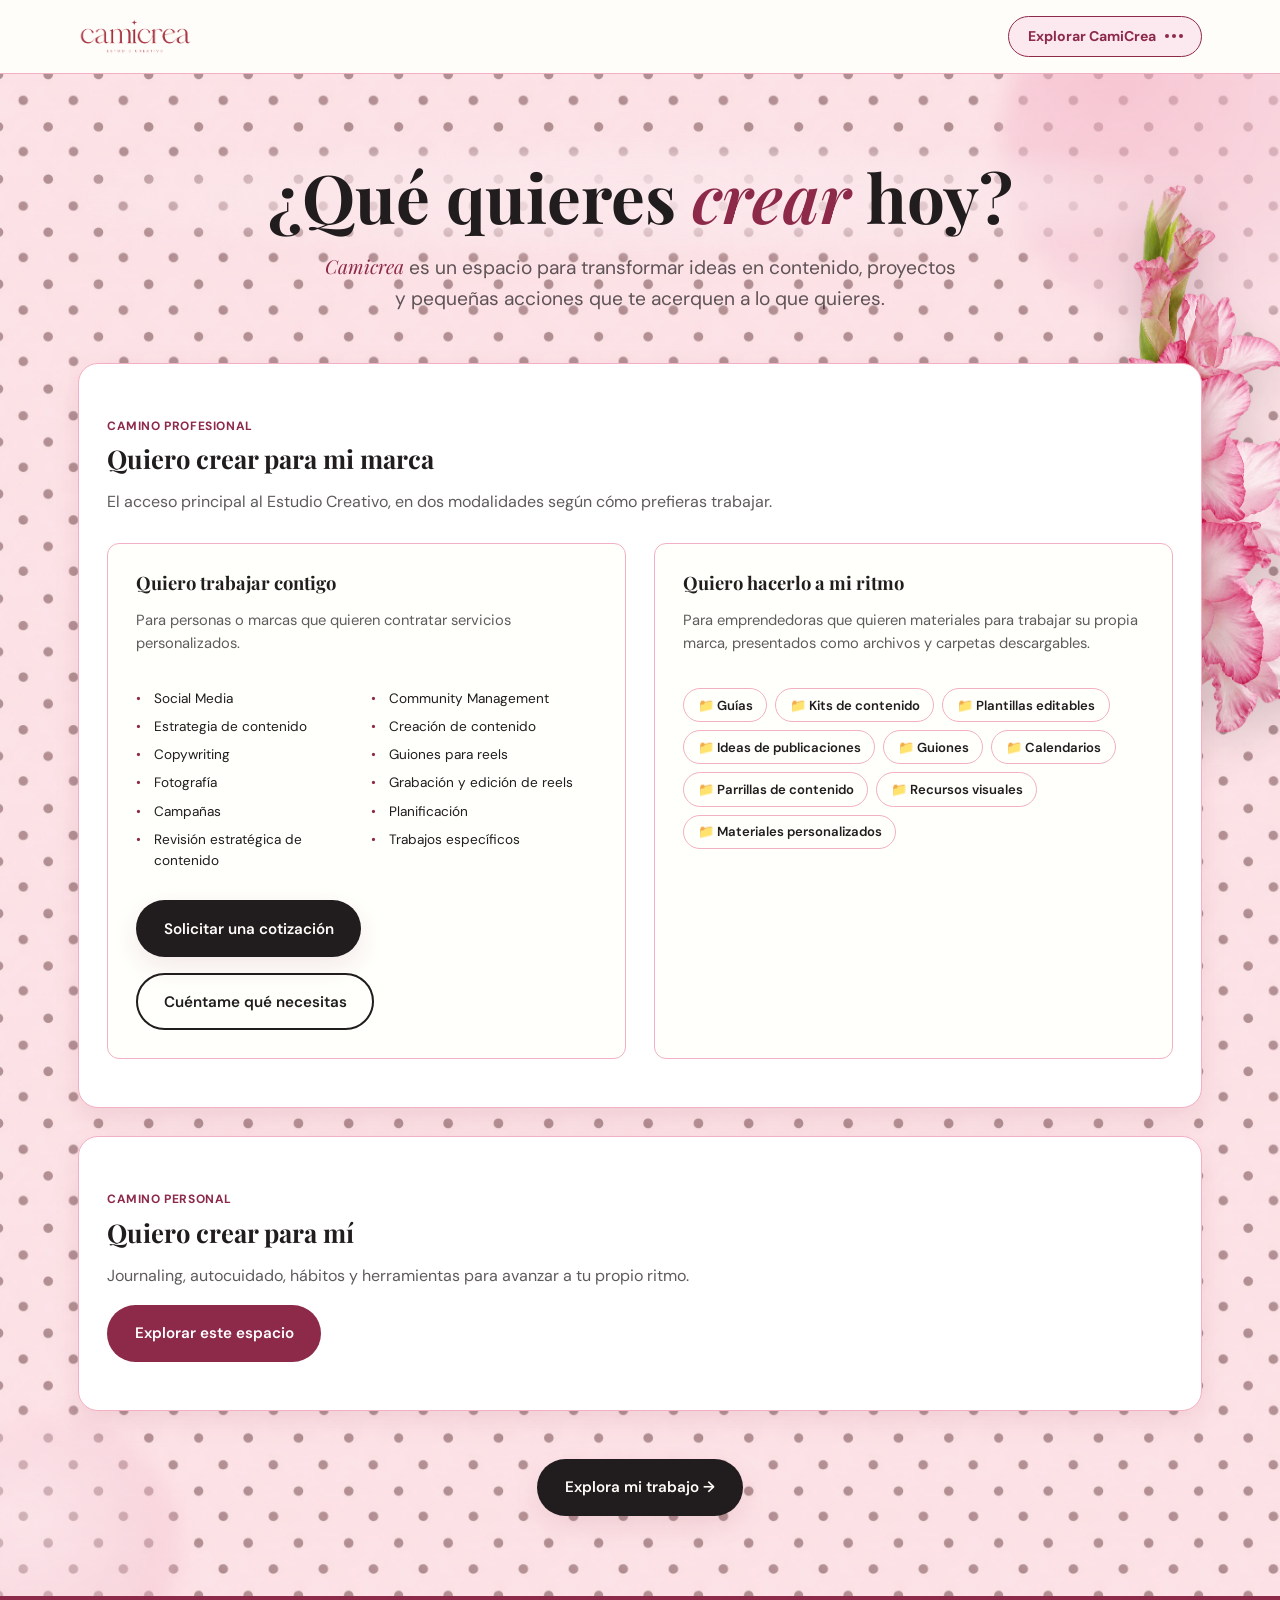
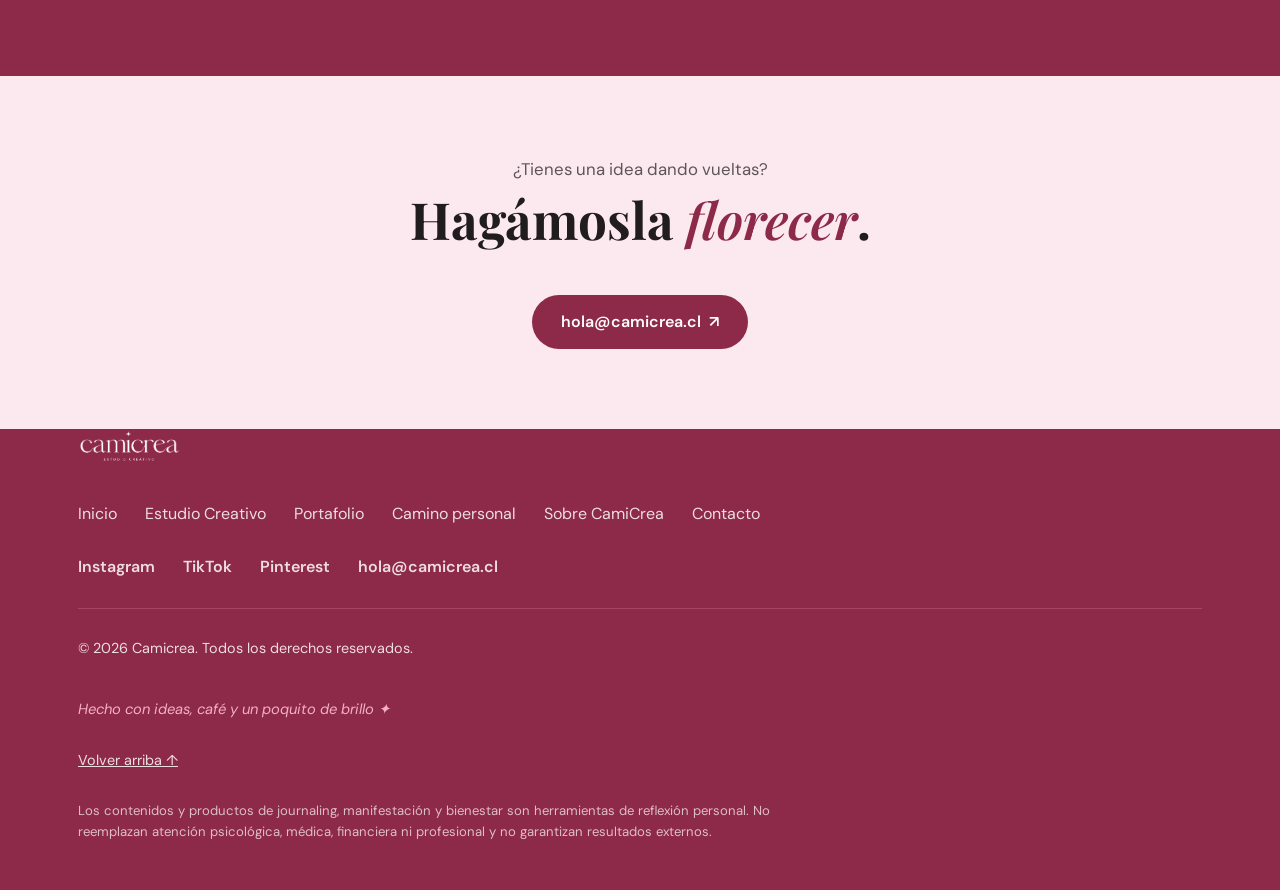
<file: index.html>
<!DOCTYPE html>
<html lang="es-CL">
<head>
  <meta charset="UTF-8">
  <meta name="viewport" content="width=device-width, initial-scale=1.0">
  <title>Camicrea ✿ | Publicidad, creatividad, journaling y autocuidado</title>
  <meta name="description" content="Camicrea es el espacio de Camila Henríquez: estrategia y contenido para marcas a través del estudio creativo, y journaling, autocuidado y productos digitales para conectar contigo.">
  <meta name="theme-color" content="#FFFDF9">

  <!-- Open Graph -->
  <meta property="og:type" content="website">
  <meta property="og:site_name" content="Camicrea">
  <meta property="og:title" content="Camicrea ✿ | Publicidad, creatividad, journaling y autocuidado">
  <meta property="og:description" content="Estrategia, contenido y creatividad para marcas con personalidad, y journaling, autocuidado y herramientas para conectar contigo.">
  <meta property="og:image" content="assets/og-camicrea.jpg">
  <meta property="og:locale" content="es_CL">

  <!-- Favicon provisional (creado con SVG propio, sin descargas externas) -->
  <link rel="icon" type="image/svg+xml" href="assets/favicon.svg">

  <!-- Tipografías: Playfair Display (serif editorial, con cursiva) + DM Sans (sans funcional) -->
  <link rel="preconnect" href="https://fonts.googleapis.com">
  <link rel="preconnect" href="https://fonts.gstatic.com" crossorigin>
  <link href="https://fonts.googleapis.com/css2?family=Caveat:wght@500;600;700&family=DM+Sans:ital,wght@0,400;0,500;0,600;0,700;1,400&family=Playfair+Display:ital,wght@0,500;0,600;0,700;0,800;1,500;1,600;1,700&display=swap" rel="stylesheet">

  <link rel="stylesheet" href="styles.css">
</head>
<body>

  <a class="skip-link" href="#contenido-principal">Saltar al contenido principal</a>

  <!-- ======================= ENCABEZADO ======================= -->
  <header class="site-header" id="header">
    <div class="container header-inner">
      <a class="logo" href="#inicio">
        <img class="logo-img" src="./assets/logo-camicrea.png" alt="Camicrea Estudio Creativo">
      </a>

      <button class="nav-toggle" id="navToggle" type="button" aria-expanded="false" aria-controls="primaryNav" aria-label="Abrir menú de navegación">
        <span class="nav-toggle-texto">Explorar CamiCrea</span>
        <span class="nav-toggle-puntos" aria-hidden="true"><span></span><span></span><span></span></span>
      </button>

      <nav class="primary-nav nav-explorar" id="primaryNav" aria-label="Navegación principal">
        <ul class="nav-list explorar-grid">
          <li class="explorar-item">
            <a href="#estudio" class="nav-link explorar-bloque explorar-bloque--rosa">Estudio creativo</a>
          </li>
          <li class="explorar-item">
            <a href="#portafolio" class="nav-link explorar-bloque explorar-bloque--verde">Portafolio</a>
          </li>
          <li class="explorar-item">
            <a href="#cuidarse" class="nav-link explorar-bloque explorar-bloque--negro">Camino personal</a>
          </li>
          <li class="explorar-item">
            <a href="#escritorio" class="nav-link explorar-bloque explorar-bloque--papel">Sobre CamiCrea</a>
          </li>
          <li class="explorar-item explorar-item--ancho">
            <a href="#contacto" class="nav-link explorar-bloque explorar-bloque--burdeos">Contacto</a>
          </li>
        </ul>
      </nav>
    </div>
  </header>

  <main id="contenido-principal">

    <!-- ======================= PORTADA PRINCIPAL ======================= -->
    <section class="hero site-window ventana-activa textured-section background-dots" id="inicio">
      <div class="hero-blob hero-blob--uno" aria-hidden="true"></div>
      <div class="hero-blob hero-blob--dos" aria-hidden="true"></div>
      <div class="flor-gladiolo-parallax" aria-hidden="true">
        <img class="flor-decorativa flor-gladiolo" src="./assets/images/flores/flor-gladiolo-rosa-hd.png" alt="" aria-hidden="true" loading="eager">
      </div>

      <div class="container hero-inner">
        <h1 class="hero-title reveal">¿Qué quieres <span class="hero-title-acento">crear</span> hoy?</h1>
        <p class="hero-lead reveal"><span class="marca-camicrea">Camicrea</span> es un espacio para transformar ideas en contenido, proyectos y pequeñas acciones que te acerquen a lo que quieres.</p>

        <div class="caminos-principales">
          <!-- Camino 1: crear para la marca — se abre en dos modalidades -->
          <article class="camino-card camino-card--marca reveal">
            <span class="path-tag">Camino profesional</span>
            <h2>Quiero crear para mi marca</h2>
            <p>El acceso principal al Estudio Creativo, en dos modalidades según cómo prefieras trabajar.</p>

            <div class="modalidades-grid">
              <div class="modalidad-card">
                <h3>Quiero trabajar contigo</h3>
                <p>Para personas o marcas que quieren contratar servicios personalizados.</p>
                <ul class="modalidad-lista" role="list">
                  <li>Social Media</li>
                  <li>Community Management</li>
                  <li>Estrategia de contenido</li>
                  <li>Creación de contenido</li>
                  <li>Copywriting</li>
                  <li>Guiones para reels</li>
                  <li>Fotografía</li>
                  <li>Grabación y edición de reels</li>
                  <li>Campañas</li>
                  <li>Planificación</li>
                  <li>Revisión estratégica de contenido</li>
                  <li>Trabajos específicos</li>
                </ul>
                <div class="modalidad-botones">
                  <a href="#contacto" class="btn btn-primary">Solicitar una cotización</a>
                  <a href="#contacto" class="btn btn-outline">Cuéntame qué necesitas</a>
                </div>
              </div>

              <div class="modalidad-card">
                <h3>Quiero hacerlo a mi ritmo</h3>
                <p>Para emprendedoras que quieren materiales para trabajar su propia marca, presentados como archivos y carpetas descargables.</p>
                <ul class="modalidad-archivos" role="list">
                  <li>📁 Guías</li>
                  <li>📁 Kits de contenido</li>
                  <li>📁 Plantillas editables</li>
                  <li>📁 Ideas de publicaciones</li>
                  <li>📁 Guiones</li>
                  <li>📁 Calendarios</li>
                  <li>📁 Parrillas de contenido</li>
                  <li>📁 Recursos visuales</li>
                  <li>📁 Materiales personalizados</li>
                </ul>
              </div>
            </div>
          </article>

          <!-- Camino 2: crear para una misma — dirige directo a "Crear también es cuidarse" -->
          <article class="camino-card camino-card--mi reveal">
            <span class="path-tag">Camino personal</span>
            <h2>Quiero crear para mí</h2>
            <p>Journaling, autocuidado, hábitos y herramientas para avanzar a tu propio ritmo.</p>
            <a href="#cuidarse" class="btn btn-secondary">Explorar este espacio</a>
          </article>
        </div>

        <div class="hero-cta-wrap">
          <a href="#portafolio" class="btn btn-primary hero-cta-portafolio reveal">Explora mi trabajo →</a>
        </div>
      </div>
    </section>

    <!-- ======================= Camicrea ESTUDIO CREATIVO ======================= -->
    <section class="estudio site-window" id="estudio" hidden>
      <div class="franja-ticker franja-ticker--rosa reveal" aria-hidden="true">
        <div class="franja-ticker-track">
          <span>ESTRATEGIA ✦ CONTENIDO ✦ CREATIVIDAD ✦ COMUNIDAD ✦ IDENTIDAD ✦ </span>
          <span>ESTRATEGIA ✦ CONTENIDO ✦ CREATIVIDAD ✦ COMUNIDAD ✦ IDENTIDAD ✦ </span>
        </div>
      </div>
      <div class="cinta-categorias reveal" aria-hidden="true">
        <div class="cinta-categorias-track">
          <span>Estrategia ❖ Community Management ❖ Contenido ❖ Copies ❖ Campañas ❖ Revisión estratégica ❖ </span>
          <span>Estrategia ❖ Community Management ❖ Contenido ❖ Copies ❖ Campañas ❖ Revisión estratégica ❖ </span>
        </div>
      </div>
      <div class="franja-ticker franja-ticker--negro reveal" aria-hidden="true">
        <div class="franja-ticker-track">
          <span>TU IDEA ✦ TU VOZ ✦ TU RITMO ✦ TU MARCA ✦ </span>
          <span>TU IDEA ✦ TU VOZ ✦ TU RITMO ✦ TU MARCA ✦ </span>
        </div>
      </div>
      <div class="ventana-bloque textured-section background-grid-flowers">
      <div class="container flor-anchor-estudio">
        <img class="flor-decorativa flor-alstroemeria reveal" src="./assets/images/flores/flor-alstroemeria-rosa-hd.png" alt="" aria-hidden="true" loading="lazy">
        <span class="deco-brillo flor-alstroemeria-brillo" aria-hidden="true"></span>
        <span class="section-tag section-tag--marca reveal">Camicrea · Estudio creativo</span>
        <h2 class="section-title reveal">Tu marca tiene algo que decir. Hagamos que se note.</h2>
        <p class="section-lead reveal"><span class="seleccion-ios seleccion-ios--rosa seleccion-ios--solo-fin" style="--indice:0">Estrategia, contenido y creatividad para marcas con personalidad.</span></p>
        <p class="section-text reveal">En el estudio creativo unimos <span class="seleccion-ios seleccion-ios--rosa seleccion-ios--sin-manijas" style="--indice:0">estrategia</span>, <span class="seleccion-ios seleccion-ios--rosa seleccion-ios--sin-manijas" style="--indice:1">organización</span>, <span class="seleccion-ios seleccion-ios--rosa seleccion-ios--sin-manijas" style="--indice:2">creatividad</span> y <span class="seleccion-ios seleccion-ios--rosa seleccion-ios--sin-manijas" style="--indice:3">criterio visual</span> para construir contenido que tenga sentido para tu marca y conecte con las <span class="seleccion-ios seleccion-ios--rosa seleccion-ios--sin-manijas" style="--indice:4">personas correctas</span><span class="cursor-texto-final" aria-hidden="true"></span>.</p>

        <div class="servicios-grid">
          <article class="servicio-card servicio-card--rosa reveal">
            <span class="deco-clip" aria-hidden="true"></span>
            <div class="servicio-barra" aria-hidden="true">
              <span class="servicio-barra-punto"></span>
              <span class="servicio-barra-punto"></span>
              <span class="servicio-barra-punto"></span>
              <span class="servicio-barra-control"><svg viewBox="0 0 24 24" width="15" height="15"><path d="M14.7 3.3a1 1 0 0 1 1.4 0l2.6 2.6a1 1 0 0 1 0 1.4L8 18h-4v-4L14.7 3.3z" fill="currentColor"/></svg></span>
            </div>
            <span class="servicio-tab">01 · Estrategia</span>
            <span class="servicio-icono" aria-hidden="true"><svg viewBox="0 0 24 24" width="26" height="26"><polygon points="13,2 4,14 10,14 9,22 20,9 13,9" fill="currentColor"/></svg></span>
            <h3>Estrategia y planificación</h3>
            <p>Definimos objetivos, líneas de contenido y calendarios editoriales que ordenan la comunicación de tu marca sin perder su personalidad.</p>
          </article>

          <article class="servicio-card servicio-card--verde reveal">
            <span class="deco-boton-costura" aria-hidden="true"></span>
            <div class="servicio-barra" aria-hidden="true">
              <span class="servicio-barra-punto"></span>
              <span class="servicio-barra-punto"></span>
              <span class="servicio-barra-punto"></span>
              <span class="servicio-barra-control"><svg viewBox="0 0 24 24" width="15" height="15"><path d="M9 4h1v2H9a3 3 0 0 0-3 3v1H4v-1a5 5 0 0 1 5-5zm6 0a5 5 0 0 1 5 5v1h-2V9a3 3 0 0 0-3-3h-1V4h1zM4 14h2v1a3 3 0 0 0 3 3h1v2H9a5 5 0 0 1-5-5v-1zm16 0h2v1a5 5 0 0 1-5 5h-1v-2h1a3 3 0 0 0 3-3v-1z" fill="currentColor"/></svg></span>
            </div>
            <span class="servicio-tab">02 · Community</span>
            <span class="servicio-icono" aria-hidden="true"><svg viewBox="0 0 24 24" width="26" height="26"><path d="M4 5a2 2 0 0 1 2-2h12a2 2 0 0 1 2 2v9a2 2 0 0 1-2 2H9l-4 4v-4H6a2 2 0 0 1-2-2Z" fill="currentColor"/></svg></span>
            <h3>Community management</h3>
            <p>Gestión de tus redes sociales día a día: publicaciones, interacción con tu comunidad y seguimiento cercano de lo que está pasando.</p>
          </article>

          <article class="servicio-card servicio-card--crema reveal">
            <span class="deco-brillo" aria-hidden="true"></span>
            <div class="servicio-barra" aria-hidden="true">
              <span class="servicio-barra-punto"></span>
              <span class="servicio-barra-punto"></span>
              <span class="servicio-barra-punto"></span>
              <span class="servicio-barra-control"><svg viewBox="0 0 24 24" width="15" height="15"><line x1="12" y1="5" x2="12" y2="19" stroke="currentColor" stroke-width="2.2" stroke-linecap="round"/><line x1="5" y1="12" x2="19" y2="12" stroke="currentColor" stroke-width="2.2" stroke-linecap="round"/></svg></span>
            </div>
            <span class="servicio-tab">03 · Contenido</span>
            <span class="servicio-icono" aria-hidden="true"><svg viewBox="0 0 24 24" width="26" height="26"><ellipse cx="12" cy="6" rx="2.1" ry="3.1" fill="currentColor"/><ellipse cx="12" cy="18" rx="2.1" ry="3.1" fill="currentColor"/><ellipse cx="6" cy="12" rx="3.1" ry="2.1" fill="currentColor"/><ellipse cx="18" cy="12" rx="3.1" ry="2.1" fill="currentColor"/><circle cx="12" cy="12" r="2.4" fill="currentColor"/></svg></span>
            <h3>Creación de contenido</h3>
            <p>Piezas, fotografías, formatos y contenido audiovisual pensados para redes sociales, adaptados a la identidad de tu marca.</p>
          </article>

          <article class="servicio-card servicio-card--rosa reveal">
            <span class="deco-clip" aria-hidden="true"></span>
            <div class="servicio-barra" aria-hidden="true">
              <span class="servicio-barra-punto"></span>
              <span class="servicio-barra-punto"></span>
              <span class="servicio-barra-punto"></span>
              <span class="servicio-barra-control"><svg viewBox="0 0 24 24" width="15" height="15"><path d="M14.7 3.3a1 1 0 0 1 1.4 0l2.6 2.6a1 1 0 0 1 0 1.4L8 18h-4v-4L14.7 3.3z" fill="currentColor"/></svg></span>
            </div>
            <span class="servicio-tab">04 · Copies</span>
            <span class="servicio-icono" aria-hidden="true"><svg viewBox="0 0 24 24" width="26" height="26"><rect x="10.4" y="1.5" width="4.2" height="15" rx="0.6" transform="rotate(40 12.5 9)" fill="currentColor"/><polygon points="4,19 8,17.5 6.5,22" fill="currentColor"/></svg></span>
            <h3>Copies y guiones</h3>
            <p>Redacción de textos y guiones para Reels, TikTok y publicaciones, cuidando el tono de voz y la intención de cada mensaje.</p>
          </article>

          <article class="servicio-card servicio-card--verde reveal">
            <span class="deco-boton-costura" aria-hidden="true"></span>
            <div class="servicio-barra" aria-hidden="true">
              <span class="servicio-barra-punto"></span>
              <span class="servicio-barra-punto"></span>
              <span class="servicio-barra-punto"></span>
              <span class="servicio-barra-control"><svg viewBox="0 0 24 24" width="15" height="15"><path d="M9 4h1v2H9a3 3 0 0 0-3 3v1H4v-1a5 5 0 0 1 5-5zm6 0a5 5 0 0 1 5 5v1h-2V9a3 3 0 0 0-3-3h-1V4h1zM4 14h2v1a3 3 0 0 0 3 3h1v2H9a5 5 0 0 1-5-5v-1zm16 0h2v1a5 5 0 0 1-5 5h-1v-2h1a3 3 0 0 0 3-3v-1z" fill="currentColor"/></svg></span>
            </div>
            <span class="servicio-tab">05 · Campañas</span>
            <span class="servicio-icono" aria-hidden="true"><svg viewBox="0 0 24 24" width="26" height="26"><path d="M2 9h3v6H2a1 1 0 0 1-1-1v-4a1 1 0 0 1 1-1z" fill="currentColor"/><path d="M5 8L17 3L17 21L5 16Z" fill="currentColor"/></svg></span>
            <h3>Campañas e ideas creativas</h3>
            <p>Conceptos y campañas puntuales para lanzamientos, fechas clave o necesidades específicas de tu marca.</p>
          </article>

          <article class="servicio-card servicio-card--crema reveal">
            <span class="deco-brillo" aria-hidden="true"></span>
            <div class="servicio-barra" aria-hidden="true">
              <span class="servicio-barra-punto"></span>
              <span class="servicio-barra-punto"></span>
              <span class="servicio-barra-punto"></span>
              <span class="servicio-barra-control"><svg viewBox="0 0 24 24" width="15" height="15"><line x1="12" y1="5" x2="12" y2="19" stroke="currentColor" stroke-width="2.2" stroke-linecap="round"/><line x1="5" y1="12" x2="19" y2="12" stroke="currentColor" stroke-width="2.2" stroke-linecap="round"/></svg></span>
            </div>
            <span class="servicio-tab">06 · Revisión</span>
            <span class="servicio-icono" aria-hidden="true"><svg viewBox="0 0 24 24" width="26" height="26"><circle cx="10.5" cy="10.5" r="6.5" fill="none" stroke="currentColor" stroke-width="2.2"/><line x1="15.3" y1="15.3" x2="21" y2="21" stroke="currentColor" stroke-width="2.4" stroke-linecap="round"/></svg></span>
            <h3>Revisión estratégica de contenido</h3>
            <p>Revisamos el estado actual de tu contenido y tus métricas orgánicas para entender qué está funcionando y qué se puede mejorar.</p>
          </article>
        </div>
      </div>
      </div>

      <div class="corte-cuaderno reveal" aria-hidden="true">
        <span class="corte-cuaderno-anillas"></span>
      </div>

      <div class="ventana-bloque textured-section background-grid-flowers">
      <div class="container">
        <div class="metodologia reveal">
          <img class="flor-decorativa flor-lirio reveal" src="./assets/images/flores/flor-lirio-rosa-hd.png" alt="" aria-hidden="true" loading="lazy">
          <div class="metodologia-barra">
            <span class="metodologia-barra-punto"></span>
            <span class="metodologia-barra-punto"></span>
            <span class="metodologia-barra-icono" aria-hidden="true"><svg viewBox="0 0 24 24" width="18" height="18"><path d="M14.7 3.3a1 1 0 0 1 1.4 0l2.6 2.6a1 1 0 0 1 0 1.4L8 18h-4v-4L14.7 3.3z" fill="currentColor"/></svg></span>
          </div>
          <div class="metodologia-inner">
            <h3 class="metodologia-title">¿Cómo trabajamos?</h3>
            <ol class="metodologia-lista" id="metodologiaLista">
              <li class="metodologia-item"><span class="metodologia-check" aria-hidden="true"></span>Conocemos tu marca, identidad y necesidades.</li>
              <li class="metodologia-item"><span class="metodologia-check" aria-hidden="true"></span>Definimos objetivos, públicos y canales.</li>
              <li class="metodologia-item"><span class="metodologia-check" aria-hidden="true"></span>Diseñamos la estrategia y propuesta de trabajo.</li>
              <li class="metodologia-item"><span class="metodologia-check" aria-hidden="true"></span>Acordamos entregables y alcance.</li>
              <li class="metodologia-item"><span class="metodologia-check" aria-hidden="true"></span>Creamos, implementamos y revisamos resultados.</li>
            </ol>
            <p class="metodologia-final" id="metodologiaFinal" aria-live="polite">Lista para crear <span aria-hidden="true">✦</span></p>
          </div>
        </div>

        <p class="nota-servicios reveal">La gestión digital y la producción presencial de contenido se evalúan y cotizan según las necesidades de cada proyecto.</p>

        <a href="#contacto" class="btn btn-primary reveal">Cuéntame sobre tu marca</a>
      </div>
      </div>

      <!-- ======================= PLANES DE GESTIÓN DE REDES SOCIALES ======================= -->
      <div class="ventana-bloque planes textured-section background-script" id="planes">
      <div class="container">
        <div class="servicios-tabs" role="tablist" aria-label="Tipo de gestión de redes sociales">
          <button type="button" class="servicios-tab-boton is-activo" id="tabSocialMedia" role="tab" aria-selected="true" aria-controls="panelSocialMedia">Social Media</button>
          <button type="button" class="servicios-tab-boton" id="tabCommunity" role="tab" aria-selected="false" aria-controls="panelCommunity" tabindex="-1">Community Management</button>
        </div>

        <div id="panelSocialMedia" role="tabpanel" aria-labelledby="tabSocialMedia">
        <span class="section-tag reveal">Social Media</span>
        <h2 class="section-title reveal">Planes de Social Media</h2>
        <p class="section-text reveal">Estrategia, planificación y contenido para construir una presencia digital coherente con tu marca.</p>

        <div class="planes-grid">
          <article class="plan-card reveal">
            <h3>Plan Presencia</h3>
            <p class="plan-precio">Desde $300.000 CLP mensuales</p>
            <p class="plan-descripcion">Para emprendimientos y marcas que necesitan mantener sus redes sociales ordenadas, activas y coherentes.</p>
            <p class="plan-lista-titulo">Incluye:</p>
            <ul class="plan-lista">
              <li>Diagnóstico inicial de la marca</li>
              <li>Planificación mensual de contenido</li>
              <li>2 gráficas o carruseles mensuales</li>
              <li>4 Reels mensuales</li>
              <li>8 historias mensuales</li>
              <li>Ideas y guiones breves para contenido</li>
              <li>Redacción de copies con tono de marca y llamados a la acción</li>
              <li>Programación de publicaciones</li>
              <li>Una reunión mensual</li>
              <li>Reporte de métricas orgánicas</li>
            </ul>
            <a href="https://wa.me/56931360094?text=Hola%2C%20vi%20el%20Plan%20Contenido%20en%20la%20p%C3%A1gina%20de%20Camicrea%20y%20me%20gustar%C3%ADa%20recibir%20m%C3%A1s%20informaci%C3%B3n." class="btn btn-outline plan-boton" target="_blank" rel="noopener noreferrer">Consultar por este plan</a>
          </article>

          <article class="plan-card plan-card--destacado reveal">
            <span class="plan-etiqueta">Recomendado</span>
            <h3>Plan Crecimiento</h3>
            <p class="plan-precio">Desde $450.000 CLP mensuales</p>
            <p class="plan-descripcion">Para marcas que necesitan una comunicación más estratégica, constante y conectada con su comunidad.</p>
            <p class="plan-lista-titulo">Incluye:</p>
            <ul class="plan-lista">
              <li>Estrategia mensual de contenido</li>
              <li>Calendario editorial</li>
              <li>4 gráficas o carruseles mensuales</li>
              <li>6 Reels mensuales</li>
              <li>12 historias mensuales</li>
              <li>Propuestas de ideas y guiones para contenido audiovisual</li>
              <li>Redacción de copies con palabras clave, tono de marca y llamados a la acción</li>
              <li>Programación de publicaciones</li>
              <li>Gestión básica de comentarios y mensajes en días previamente acordados</li>
              <li>Una reunión mensual</li>
              <li>Reporte y análisis de métricas orgánicas</li>
              <li>Recomendaciones para el mes siguiente</li>
            </ul>
            <a href="https://wa.me/56931360094?text=Hola%2C%20vi%20el%20Plan%20Gesti%C3%B3n%20en%20la%20p%C3%A1gina%20de%20Camicrea%20y%20me%20gustar%C3%ADa%20recibir%20m%C3%A1s%20informaci%C3%B3n." class="btn btn-primary plan-boton" target="_blank" rel="noopener noreferrer">Consultar por este plan</a>
          </article>

          <article class="plan-card reveal">
            <h3>Plan a tu medida</h3>
            <p class="plan-precio">Cotización personalizada</p>
            <p class="plan-descripcion">Para marcas, campañas o proyectos que necesitan entregables, producción o acompañamiento específicos.</p>
            <p class="plan-lista-titulo">Puede incluir:</p>
            <ul class="plan-lista">
              <li>Cantidad personalizada de piezas</li>
              <li>Creación presencial de contenido</li>
              <li>Campañas y lanzamientos</li>
              <li>Cobertura de actividades o eventos</li>
              <li>Community management</li>
              <li>Guiones y copies</li>
              <li>Revisión estratégica de contenido</li>
              <li>Informes personalizados</li>
            </ul>
            <a href="https://wa.me/56931360094?text=Hola%2C%20vi%20la%20p%C3%A1gina%20de%20Camicrea%20y%20me%20gustar%C3%ADa%20solicitar%20una%20cotizaci%C3%B3n%20personalizada." class="btn btn-outline plan-boton" target="_blank" rel="noopener noreferrer">Solicitar cotización</a>
          </article>
        </div>

        <div class="servicios-adicionales reveal">
          <h3>Servicios adicionales</h3>
          <ul class="servicios-adicionales-lista">
            <li>Reel adicional</li>
            <li>Pack de historias</li>
            <li>Jornada de grabación presencial</li>
            <li>Edición de videos con material entregado por el cliente</li>
            <li>Revisión estratégica de contenido</li>
            <li>Calendario de contenido</li>
            <li>Campaña creativa puntual</li>
            <li>Cobertura de eventos</li>
          </ul>
        </div>

        <p class="nota-servicios reveal">Los valores publicados son referenciales. La producción presencial, los traslados, la inversión publicitaria y los requerimientos adicionales se evalúan y cotizan según cada proyecto.</p>
        </div>

        <div id="panelCommunity" role="tabpanel" aria-labelledby="tabCommunity" hidden>
          <span class="section-tag reveal">Community Management</span>
          <h2 class="section-title reveal">Community Management</h2>
          <p class="section-text reveal">Gestión cercana y coherente de las conversaciones que ocurren alrededor de tu marca.</p>

          <ul class="community-lista reveal" role="list">
            <li>Programación y publicación</li>
            <li>Respuesta de comentarios</li>
            <li>Gestión de mensajes</li>
            <li>Aplicación del tono de voz</li>
            <li>Interacción con la comunidad</li>
            <li>Derivación de consultas</li>
            <li>Seguimiento de preguntas frecuentes</li>
            <li>Reporte de gestión</li>
          </ul>

          <div class="community-botones reveal">
            <a href="#contacto" class="btn btn-primary">Solicitar una propuesta personalizada</a>
            <a href="#contacto" class="btn btn-outline">Quiero combinar ambos servicios</a>
          </div>
        </div>
      </div>
      </div>

      <!-- ======================= PLANES CONTENT CREATOR ======================= -->
      <div class="ventana-bloque planes-creator textured-section background-dots background-dots--tarjetas" id="planes-creator">
      <div class="container">
        <span class="section-tag reveal">Content Creator</span>
        <h2 class="section-title reveal">Planes Content Creator</h2>
        <p class="section-lead reveal">Tu marca tiene algo que mostrar. Hagamos que se vea, se sienta y conecte.</p>
        <p class="section-text reveal">Creamos contenido estratégico y visual pensado para la personalidad, los objetivos y las plataformas de cada marca.</p>

        <div class="planes-grid">
          <article class="plan-card reveal">
            <h3>Plan Crea</h3>
            <p class="plan-precio">Modalidad 100% online</p>
            <p class="plan-descripcion">Para marcas que graban su propio material, pero necesitan ideas, estructura y una edición profesional.</p>
            <p class="plan-lista-titulo">Incluye:</p>
            <ul class="plan-lista">
              <li>Reunión creativa inicial</li>
              <li>Conceptualización de contenidos</li>
              <li>4 guiones para Reels o TikTok</li>
              <li>Edición de 4 videos enviados por la marca</li>
              <li>Textos en pantalla, música y adaptación a tendencias</li>
              <li>4 portadas</li>
              <li>Entrega lista para publicar</li>
            </ul>
            <a href="https://wa.me/56931360094?text=Hola%2C%20vi%20el%20Plan%20Crea%20en%20la%20p%C3%A1gina%20de%20Camicrea%20y%20me%20gustar%C3%ADa%20recibir%20m%C3%A1s%20informaci%C3%B3n." class="btn btn-outline plan-boton" target="_blank" rel="noopener noreferrer">Quiero crear contenido</a>
          </article>

          <article class="plan-card reveal">
            <h3>Plan Produce</h3>
            <p class="plan-precio">Producción presencial en ubicación acordada</p>
            <p class="plan-descripcion">Para marcas que necesitan generar contenido nuevo mediante una producción presencial.</p>
            <p class="plan-lista-titulo">Incluye:</p>
            <ul class="plan-lista">
              <li>Reunión creativa y definición del objetivo</li>
              <li>Planificación previa de la jornada</li>
              <li>Jornada breve de grabación</li>
              <li>Dirección creativa durante la producción</li>
              <li>Grabación de productos, espacios o servicios</li>
              <li>6 Reels editados</li>
              <li>Fotografías complementarias</li>
              <li>Portadas y textos en pantalla</li>
              <li>Entrega lista para publicar</li>
            </ul>
            <a href="https://wa.me/56931360094?text=Hola%2C%20vi%20el%20Plan%20Produce%20en%20la%20p%C3%A1gina%20de%20Camicrea%20y%20me%20gustar%C3%ADa%20recibir%20m%C3%A1s%20informaci%C3%B3n." class="btn btn-primary plan-boton" target="_blank" rel="noopener noreferrer">Quiero una jornada de contenido</a>
          </article>

          <article class="plan-card reveal">
            <h3>Plan Campaña</h3>
            <p class="plan-precio">Alcance y valor según cada proyecto</p>
            <p class="plan-descripcion">Para lanzamientos, promociones o momentos importantes que necesitan una idea creativa integral.</p>
            <p class="plan-lista-titulo">Incluye:</p>
            <ul class="plan-lista">
              <li>Concepto creativo de campaña</li>
              <li>Moodboard y propuesta visual</li>
              <li>Guiones y planificación de escenas</li>
              <li>Jornada de producción presencial</li>
              <li>Dirección creativa y grabación</li>
              <li>Reels, fotografías y Stories</li>
              <li>Edición para Instagram y TikTok</li>
              <li>Copys y llamados a la acción</li>
              <li>Kit de contenido listo para lanzar</li>
            </ul>
            <a href="https://wa.me/56931360094?text=Hola%2C%20vi%20el%20Plan%20Campa%C3%B1a%20en%20la%20p%C3%A1gina%20de%20Camicrea%20y%20me%20gustar%C3%ADa%20recibir%20m%C3%A1s%20informaci%C3%B3n." class="btn btn-outline plan-boton" target="_blank" rel="noopener noreferrer">Cuéntame sobre mi campaña</a>
          </article>
        </div>

        <p class="nota-servicios reveal">Los planes de Content Creator contemplan la creación y producción del contenido. La planificación mensual, publicación, gestión de comunidad y revisión de métricas pueden contratarse mediante nuestros planes de Social Media y Community Manager.</p>

        <a href="#contacto" class="btn btn-secondary reveal">Quiero combinar creación + gestión de redes</a>
      </div>
      </div>
    </section>

    <!-- ======================= PORTAFOLIO ======================= -->
    <section class="portafolio site-window textured-section background-script background-script--sutil" id="portafolio" hidden>
      <div class="container">
        <span class="section-tag reveal">Portafolio</span>
        <h2 class="section-title reveal">Ideas que ya tomaron forma</h2>
        <p class="section-text reveal">Una muestra de proyectos en los que Camila ha trabajado. Esta sección se irá completando con imágenes, objetivos y resultados de cada caso.</p>

        <div class="portafolio-grid">
          <article class="proyecto-card reveal">
            <img class="flor-decorativa flor-hibisco" src="./assets/images/flores/flor-hibisco-verde-rosa-hd.png" alt="" aria-hidden="true" loading="lazy">
            <span class="deco-clip" aria-hidden="true"></span>
            <div class="marco-foto marco-foto--abstracto" aria-hidden="true"></div>
            <div class="proyecto-info">
              <h3>Medical Store y Ortopedia &amp; Uniformes Pro</h3>
              <p class="proyecto-meta">Medical Store y Ortopedia &amp; Uniformes Pro</p>
              <a href="#contacto" class="btn btn-outline">Conversemos <span class="proyecto-flecha" aria-hidden="true">→</span></a>
            </div>
          </article>

          <article class="proyecto-card reveal">
            <span class="deco-pin" aria-hidden="true"></span>
            <div class="marco-foto marco-foto--abstracto" aria-hidden="true"></div>
            <div class="proyecto-info">
              <h3>247</h3>
              <p class="proyecto-meta">247</p>
              <a href="#contacto" class="btn btn-outline">Conversemos <span class="proyecto-flecha" aria-hidden="true">→</span></a>
            </div>
          </article>

          <article class="proyecto-card reveal">
            <span class="deco-clip" aria-hidden="true"></span>
            <div class="marco-foto marco-foto--abstracto" aria-hidden="true"></div>
            <div class="proyecto-info">
              <h3>Siempre estuvieron ahí</h3>
              <p class="proyecto-meta">Siempre estuvieron ahí</p>
              <a href="#contacto" class="btn btn-outline">Conversemos <span class="proyecto-flecha" aria-hidden="true">→</span></a>
            </div>
          </article>

          <article class="proyecto-card reveal">
            <span class="deco-pin deco-pin--verde" aria-hidden="true"></span>
            <div class="marco-foto marco-foto--abstracto" aria-hidden="true"></div>
            <div class="proyecto-info">
              <h3>DateColor</h3>
              <p class="proyecto-meta">DateColor</p>
              <a href="#contacto" class="btn btn-outline">Conversemos <span class="proyecto-flecha" aria-hidden="true">→</span></a>
            </div>
          </article>

          <article class="proyecto-card reveal">
            <span class="deco-clip" aria-hidden="true"></span>
            <div class="marco-foto marco-foto--abstracto" aria-hidden="true"></div>
            <div class="proyecto-info">
              <h3>El Reino de los Dientes</h3>
              <p class="proyecto-meta">El Reino de los Dientes</p>
              <a href="proyecto-reino-dientes.html" class="btn btn-outline">Ver proyecto <span class="proyecto-flecha" aria-hidden="true">→</span></a>
            </div>
          </article>

          <article class="proyecto-card reveal">
            <span class="deco-pin" aria-hidden="true"></span>
            <div class="marco-foto marco-foto--abstracto" aria-hidden="true"></div>
            <div class="proyecto-info">
              <h3>10 años bajo un mismo paraguas</h3>
              <p class="proyecto-meta">Oncomamás</p>
              <a href="proyecto-oncomamas.html" class="btn btn-outline">Ver proyecto <span class="proyecto-flecha" aria-hidden="true">→</span></a>
            </div>
          </article>

          <article class="proyecto-card reveal">
            <span class="deco-clip" aria-hidden="true"></span>
            <div class="marco-foto marco-foto--abstracto" aria-hidden="true"></div>
            <div class="proyecto-info">
              <h3>KitKat</h3>
              <p class="proyecto-meta">KitKat</p>
              <a href="proyecto-kitkat.html" class="btn btn-outline">Ver proyecto <span class="proyecto-flecha" aria-hidden="true">→</span></a>
            </div>
          </article>

          <article class="proyecto-card reveal">
            <span class="deco-pin deco-pin--verde" aria-hidden="true"></span>
            <div class="marco-foto marco-foto--abstracto" aria-hidden="true"></div>
            <div class="proyecto-info">
              <h3>ADA Vestuario</h3>
              <p class="proyecto-meta">ADA Vestuario</p>
              <a href="proyecto-ada-vestuario.html" class="btn btn-outline">Ver proyecto <span class="proyecto-flecha" aria-hidden="true">→</span></a>
            </div>
          </article>
        </div>
      </div>
    </section>

    <!-- ======================= JOURNALING, AUTOCUIDADO Y MÁS ======================= -->
    <section class="journaling site-window textured-section background-grid-flowers" id="cuidarse" hidden>
      <div class="franja-ticker franja-ticker--verde reveal" aria-hidden="true">
        <div class="franja-ticker-track">
          <span>PAUSAR ✦ ESCRIBIR ✦ ORDENAR ✦ CONECTAR ✦ CREAR ✦ </span>
          <span>PAUSAR ✦ ESCRIBIR ✦ ORDENAR ✦ CONECTAR ✦ CREAR ✦ </span>
        </div>
      </div>
      <div class="ventana-bloque">
      <div class="container">
        <h2 class="section-title secuencia-titulo reveal">
          <span class="secuencia-linea">Crear también es avanzar.</span>
          <span class="secuencia-linea">Crear también es escucharse.</span>
          <span class="secuencia-linea secuencia-linea--final">Crear también es cuidarse.</span>
        </h2>
        <p class="section-lead reveal">Crear no siempre significa producir algo para mostrar. También puede ser una forma de avanzar, escucharnos y volver a conectar con nosotras mismas.</p>
        <p class="section-text reveal">En este espacio comparto algunas de las herramientas que más me ayudan en ese proceso, como la escritura, la manifestación, la creación de hábitos y la planificación consciente. Son recursos pensados para acompañarte mientras trabajas en tus ideas, tus proyectos y también en ti.</p>
        <p class="modalidad-nota reveal">Descubre la <a href="#productos">Plantilla Método 369</a>, disponible ahora.</p>

        <ul class="categorias-grid reveal" role="list">
          <li>Journaling</li>
          <li>Manifestación con intención</li>
          <li>Gratitud</li>
          <li>Autocuidado</li>
          <li>Hábitos y organización</li>
          <li>Ahorro con propósito</li>
          <li>Reflexiones y vida real</li>
        </ul>

        <div class="creando-juntas reveal">
          <img class="flor-decorativa flor-loto reveal" src="./assets/images/flores/flor-loto-rosa-verde-hd.png" alt="" aria-hidden="true" loading="lazy">
          <span class="deco-brillo flor-loto-brillo" aria-hidden="true"></span>
          <h3>Lo estamos creando juntas</h3>
          <p>Camila comparte los métodos, herramientas y hábitos que está probando en su propia vida: lo que funciona, lo que cuesta y todo lo que va aprendiendo en el proceso.</p>
          <a href="https://www.instagram.com/cvmilapazz/" class="btn btn-secondary" target="_blank" rel="noopener noreferrer">Seguir el proceso</a>
        </div>

        <div class="creando-juntas regalo-bloque reveal">
          <h3>Un regalo para comenzar</h3>
          <p>Descarga gratis tu plantilla al suscribirte a la comunidad de Camicrea y recibe acompañamiento durante tu proceso de 30 días.</p>
          <a href="#suscripcion" class="btn btn-primary">Quiero comenzar</a>
        </div>

        <div class="suscripcion-bloque reveal" id="suscripcion">
          <span class="section-tag">Un regalo para ti</span>
          <h3 class="suscripcion-titulo">Recibe tu plantilla gratuita y comienza tu proceso 🌸</h3>
          <p class="suscripcion-descripcion">Suscríbete a la comunidad de Camicrea para descargar tu plantilla, registrar tus avances y recibir acompañamiento durante los próximos 30 días.</p>

          <!--
            INTEGRACIÓN CON KIT (kit.com, antes ConvertKit) — PENDIENTE DE CONECTAR.
            Este formulario está preparado para recibir el formulario oficial de Kit,
            pero todavía no envía datos a ningún lugar: no existe conexión real, así
            que no simula una suscripción exitosa (ver el aviso honesto en script.js).

            Para activarlo, reemplaza el <form id="formSuscripcion">...</form> completo
            por el código de embed que entrega Kit (dentro de Kit: Grow → Landing Pages
            & Forms → tu formulario → Publish → Embed → HTML), o adapta este formulario
            con el action y los nombres de campo (fields[...]) que indique Kit.

            Mensaje de confirmación sugerido para configurar dentro de Kit (pantalla de
            "éxito" del formulario, ya que Kit maneja esa confirmación una vez conectado):
            "¡Ya casi está! Revisa tu correo y confirma tu suscripción para recibir la
            plantilla y comenzar tu proceso."
          -->
          <form class="suscripcion-form" id="formSuscripcion" novalidate>
            <div class="form-field">
              <label for="suscripcionNombre">Nombre</label>
              <input type="text" id="suscripcionNombre" name="nombre" autocomplete="name" required>
            </div>

            <div class="form-field">
              <label for="suscripcionCorreo">Correo electrónico</label>
              <input type="email" id="suscripcionCorreo" name="correo" autocomplete="email" required>
            </div>

            <div class="form-field">
              <label class="checkbox-label">
                <input type="checkbox" name="consentimiento" id="suscripcionConsentimiento" required>
                <span>Quiero recibir la plantilla, los correos del proceso de 30 días y novedades de Camicrea. Podré cancelar mi suscripción cuando quiera.</span>
              </label>
            </div>

            <div class="form-field">
              <label class="checkbox-label">
                <input type="checkbox" name="mayor_edad" id="suscripcionMayorEdad" required>
                <span>Declaro que soy mayor de 18 años.</span>
              </label>
            </div>

            <div class="form-field">
              <button type="submit" class="btn btn-primary">Quiero mi plantilla</button>
              <p class="form-aviso" id="suscripcionAviso" role="status" hidden></p>
            </div>
          </form>

          <p class="suscripcion-privacidad">Utilizaremos tu nombre y correo únicamente para enviarte la plantilla, acompañar tu proceso y compartir novedades de Camicrea. Podrás cancelar tu suscripción cuando quieras. <a href="privacidad.html">Política de privacidad</a>.</p>
        </div>
      </div>
      </div>

      <!-- ======================= PRODUCTOS DIGITALES ======================= -->
      <div class="ventana-bloque productos" id="productos">
      <div class="container">
        <span class="section-tag reveal">Productos digitales</span>
        <h2 class="section-title reveal">Herramientas bonitas para intenciones reales</h2>
        <p class="section-text reveal">Recursos digitales creados para ayudarte a escribir, organizarte, reflexionar y convertir tus intenciones en pequeñas acciones posibles.</p>

        <article class="producto-destacado reveal">
          <div class="producto-imagen" aria-hidden="true">
            <span>Plantilla<br>Método 369</span>
          </div>
          <div class="producto-info">
            <h3>Plantilla Método 369</h3>
            <p class="producto-bajada">Manifestación con intención</p>
            <p class="producto-descripcion">Una práctica diaria y guiada para mantener presente tu intención, conectar emocionalmente con ella y acompañarla con una acción pequeña y realista.</p>

            <ul class="producto-detalle-lista">
              <li>3 veces durante la mañana</li>
              <li>6 veces durante la tarde</li>
              <li>9 veces durante la noche</li>
              <li>Acción pequeña del día</li>
              <li>Gratitud, progreso y reflexión</li>
            </ul>

            <ul class="producto-tags" role="list">
              <li>Producto digital</li>
              <li>PDF descargable</li>
              <li>Imprimible</li>
              <li>Uso diario</li>
              <li>En español</li>
            </ul>

            <p class="producto-detalle-texto" id="metodo369Detalle" hidden>La Plantilla Método 369 te acompaña cada día para escribir tu intención, sostenerla presente durante la jornada y cerrarla con gratitud y una acción concreta. No es una fórmula mágica: es un espacio diario para ordenar lo que quieres y dar un paso pequeño hacia ello.</p>

            <div class="producto-botones">
              <button type="button" class="btn btn-outline" id="btnConocerPlantilla" aria-expanded="false" aria-controls="metodo369Detalle">Conocer la plantilla</button>
              <a href="https://camicrea.gumroad.com/l/twxfh" class="btn btn-primary" target="_blank" rel="noopener noreferrer">Comprar plantilla 369</a>
            </div>
          </div>
        </article>

        <h3 class="proximamente-title reveal">Próximamente</h3>
        <div class="proximamente-grid">
          <article class="proximamente-card reveal">
            <span class="proximamente-badge">Próximamente</span>
            <h4>Diario de 30 días para manifestar y accionar</h4>
          </article>
          <article class="proximamente-card reveal">
            <span class="proximamente-badge">Próximamente</span>
            <h4>Planner de hábitos y bienestar</h4>
          </article>
          <article class="proximamente-card reveal">
            <span class="proximamente-badge">Próximamente</span>
            <h4>Reto para ordenar tu vida</h4>
          </article>
          <article class="proximamente-card reveal">
            <span class="proximamente-badge">Próximamente</span>
            <h4>Planner de ahorro con propósito</h4>
          </article>
        </div>
      </div>
      </div>

      <!-- ======================= COMUNIDAD ======================= -->
      <div class="ventana-bloque comunidad" id="comunidad">
      <div class="container">
        <span class="section-tag reveal">Comunidad</span>
        <h2 class="section-title reveal">Un espacio para avanzar acompañadas</h2>
        <p class="section-text reveal">Quiero crear una comunidad cercana en la que podamos compartir reflexiones, preguntas, pequeñas acciones, hábitos y herramientas que nos ayuden a avanzar sin presión.</p>

        <ul class="beneficios-grid reveal" role="list">
          <li>Reflexiones</li>
          <li>Afirmaciones</li>
          <li>Mini retos</li>
          <li>Encuestas</li>
          <li>Adelantos de productos</li>
          <li>Recursos gratuitos</li>
          <li>Conversaciones cercanas</li>
        </ul>

        <a href="https://www.instagram.com/cvmilapazz/" class="btn btn-primary reveal" target="_blank" rel="noopener noreferrer">Sígueme en Instagram</a>
      </div>
      </div>
    </section>

    <!-- ======================= SOBRE Camicrea ======================= -->
    <section class="sobre-mi site-window textured-section background-grid-flowers background-grid-flowers--sutil" id="escritorio" hidden>
      <div class="ventana-bloque">
      <div class="container">
        <div class="presentacion">
          <img class="flor-decorativa flor-presentacion flor-presentacion--uno" src="./assets/images/flores/flor-lirio-rosa-hd.png" alt="" aria-hidden="true" loading="lazy">

          <h2 class="presentacion-titulo reveal">Hola, soy Cami. Bienvenida a <span class="marca-camicrea">CamiCrea</span>.</h2>

          <div class="presentacion-texto">
            <p class="reveal">Soy publicista y creadora de <span class="marca-camicrea">CamiCrea</span>, un espacio que nació para transformar ideas en proyectos con <span class="presentacion-resalte">intención, personalidad y estrategia</span>.</p>
            <p class="reveal">Aquí comparto mi trabajo, mis procesos creativos y las herramientas que utilizo para ayudar a marcas y emprendimientos a construir una presencia digital que realmente las represente.</p>
            <p class="reveal">CamiCrea también guarda una parte más personal: un <span class="presentacion-resalte">rincón opcional</span> donde comparto recursos relacionados con la escritura, la creación de hábitos y el proceso de volver a conectar con una misma.</p>
            <p class="reveal">Quiero que este sea un <span class="presentacion-resalte">espacio cercano</span>, donde crear no se sienta complicado y donde esas ideas que llevan tiempo dando vueltas puedan comenzar a tomar forma.</p>
          </div>

          <div class="presentacion-cierre reveal">
            <img class="flor-decorativa flor-presentacion flor-presentacion--dos" src="./assets/images/flores/flor-hibisco-verde-rosa-hd.png" alt="" aria-hidden="true" loading="lazy">
            <p class="presentacion-frase">Crear también es atreverse a comenzar.</p>
          </div>

          <div class="presentacion-acciones reveal">
            <a href="#portafolio" class="btn btn-primary">Conoce mi trabajo</a>
            <a href="https://www.instagram.com/cvmilapazz/" class="btn btn-outline" target="_blank" rel="noopener noreferrer">Sígueme en Instagram</a>
          </div>
        </div>
      </div>
      </div>
    </section>

    <!-- ======================= CONTACTO ======================= -->
    <section class="contacto site-window background-plano" id="contacto" hidden>
      <div class="container">
        <span class="section-tag reveal">Contacto</span>
        <p class="contacto-tagline reveal">¿Tienes una idea dando vueltas? Hagámosla <span class="hero-title-acento">florecer</span>.<svg class="flor-capullo" id="florCapullo" viewBox="0 0 60 64" width="40" height="43" aria-hidden="true" focusable="false">
            <defs>
              <radialGradient id="capulloPetaloGradiente" cx="35%" cy="25%" r="80%">
                <stop offset="0%" stop-color="#FBE9EF"/>
                <stop offset="100%" stop-color="#F3AFC3"/>
              </radialGradient>
            </defs>
            <path class="capullo-tallo" d="M30,64 L30,41"/>
            <path class="capullo-hoja capullo-hoja-1" d="M30,55 C24,53 19,56 17,61 C24,61 29,59 30,55 Z"/>
            <path class="capullo-hoja capullo-hoja-2" d="M30,50 C36,48 41,51 43,56 C36,56 31,54 30,50 Z"/>
            <g class="capullo-petalos">
              <path class="capullo-petalo" style="--ang:0deg" d="M30,40 C22,33 21,17 30,7 C39,17 38,33 30,40 Z"/>
              <path class="capullo-petalo" style="--ang:72deg" d="M30,40 C22,33 21,17 30,7 C39,17 38,33 30,40 Z"/>
              <path class="capullo-petalo" style="--ang:144deg" d="M30,40 C22,33 21,17 30,7 C39,17 38,33 30,40 Z"/>
              <path class="capullo-petalo" style="--ang:216deg" d="M30,40 C22,33 21,17 30,7 C39,17 38,33 30,40 Z"/>
              <path class="capullo-petalo" style="--ang:288deg" d="M30,40 C22,33 21,17 30,7 C39,17 38,33 30,40 Z"/>
            </g>
            <circle class="capullo-centro" cx="30" cy="40" r="4.5"/>
          </svg></p>
        <h2 class="section-title reveal">Hablemos de tu idea</h2>
        <p class="section-text reveal">Si tienes una marca, proyecto o idea y necesitas apoyo creativo, escríbeme para conocer tus necesidades y preparar una propuesta adecuada.</p>

        <div class="contacto-grid">
          <!--
            MARCADOR PROVISIONAL: este formulario no está conectado a ningún servicio de envío todavía.
            Ver README.md, sección "Cómo conectar el formulario", para integrarlo con Formspree, correo o WhatsApp.
          -->
          <form class="contacto-form reveal" id="contactoForm" novalidate>
            <span class="deco-clip" aria-hidden="true"></span>
            <div class="form-field">
              <label for="nombre">Nombre</label>
              <input type="text" id="nombre" name="nombre" autocomplete="name" required>
            </div>

            <div class="form-field">
              <label for="marca">Marca o proyecto</label>
              <input type="text" id="marca" name="marca" autocomplete="organization">
            </div>

            <div class="form-field">
              <label for="correo">Correo</label>
              <input type="email" id="correo" name="correo" autocomplete="email" required>
            </div>

            <div class="form-field">
              <label for="instagram">Instagram de la marca</label>
              <input type="text" id="instagram" name="instagram" placeholder="@tumarca">
            </div>

            <div class="form-field">
              <label for="servicio">Servicio de interés</label>
              <select id="servicio" name="servicio">
                <option value="">Selecciona una opción</option>
                <option value="estrategia">Estrategia y planificación</option>
                <option value="community">Community management</option>
                <option value="contenido">Creación de contenido</option>
                <option value="copies">Copies y guiones</option>
                <option value="campanas">Campañas e ideas creativas</option>
                <option value="revision">Revisión estratégica de contenido</option>
                <option value="otro">Otro / aún no lo sé</option>
              </select>
            </div>

            <div class="form-field">
              <label for="objetivo">Objetivo principal</label>
              <input type="text" id="objetivo" name="objetivo">
            </div>

            <div class="form-field form-field--full">
              <label for="descripcion">Breve descripción</label>
              <textarea id="descripcion" name="descripcion" rows="4"></textarea>
            </div>

            <fieldset class="form-field form-field--full">
              <legend>Necesidad de producción presencial</legend>
              <div class="radio-group">
                <label class="radio-label"><input type="radio" name="produccion" value="si"> Sí</label>
                <label class="radio-label"><input type="radio" name="produccion" value="no"> No</label>
                <label class="radio-label"><input type="radio" name="produccion" value="por-definir" checked> Por definir</label>
              </div>
            </fieldset>

            <div class="form-field form-field--full">
              <button type="submit" class="btn btn-primary">Enviar consulta</button>
              <p class="form-aviso" id="formAviso" role="status" hidden></p>
            </div>
          </form>

          <div class="contacto-directo reveal">
            <h3>O escríbeme directamente</h3>
            <a href="https://wa.me/56931360094?text=Hola%2C%20vi%20tu%20p%C3%A1gina%20de%20Camicrea%20y%20me%20gustar%C3%ADa%20conocer%20m%C3%A1s%20sobre%20tus%20servicios." class="btn btn-outline btn-contacto" target="_blank" rel="noopener noreferrer">Contactar por WhatsApp</a>
            <a href="mailto:hola@camicrea.cl" class="btn btn-outline btn-contacto">Escribir por correo</a>
            <a href="https://www.instagram.com/cvmilapazz/" class="btn btn-outline btn-contacto" target="_blank" rel="noopener noreferrer">Visitar Instagram</a>
          </div>
        </div>
      </div>
    </section>

  </main>

  <!-- ======================= PIE DE PÁGINA ======================= -->
  <footer class="site-footer">
    <div class="footer-cierre">
      <div class="container footer-cierre-inner">
        <p class="footer-cierre-eyebrow reveal">¿Tienes una idea dando vueltas?</p>
        <p class="footer-cierre-titulo reveal">Hagámosla <span class="hero-title-acento">florecer</span>.</p>
        <a href="mailto:hola@camicrea.cl" class="footer-cierre-boton reveal">hola@camicrea.cl <span aria-hidden="true">↗</span></a>
      </div>
    </div>

    <div class="container footer-inner">
      <div class="footer-marca">
        <img class="footer-logo-img" src="./assets/logo-camicrea.png" alt="Camicrea Estudio Creativo">
      </div>

      <nav class="footer-nav" aria-label="Navegación del pie de página">
        <a href="#inicio">Inicio</a>
        <a href="#estudio">Estudio Creativo</a>
        <a href="#portafolio">Portafolio</a>
        <a href="#cuidarse">Camino personal</a>
        <a href="#escritorio">Sobre CamiCrea</a>
        <a href="#contacto">Contacto</a>
      </nav>

      <div class="footer-social">
        <a href="https://www.instagram.com/cvmilapazz/" target="_blank" rel="noopener noreferrer">Instagram</a>
        <a href="https://www.tiktok.com/@caamilinbombin" target="_blank" rel="noopener noreferrer">TikTok</a>
        <a href="https://pin.it/1aLr42f5K" target="_blank" rel="noopener noreferrer">Pinterest</a>
        <a href="mailto:hola@camicrea.cl">hola@camicrea.cl</a>
      </div>

      <p class="footer-derechos">© <span id="anioActual">2026</span> Camicrea. Todos los derechos reservados.</p>

      <p class="footer-firma">Hecho con ideas, café y un poquito de brillo <span aria-hidden="true">✦</span></p>

      <a href="#inicio" class="footer-volver-arriba">Volver arriba <span aria-hidden="true">↑</span></a>

      <p class="footer-aviso">Los contenidos y productos de journaling, manifestación y bienestar son herramientas de reflexión personal. No reemplazan atención psicológica, médica, financiera ni profesional y no garantizan resultados externos.</p>
    </div>
  </footer>

  <script src="script.js"></script>
</body>
</html>
</file>
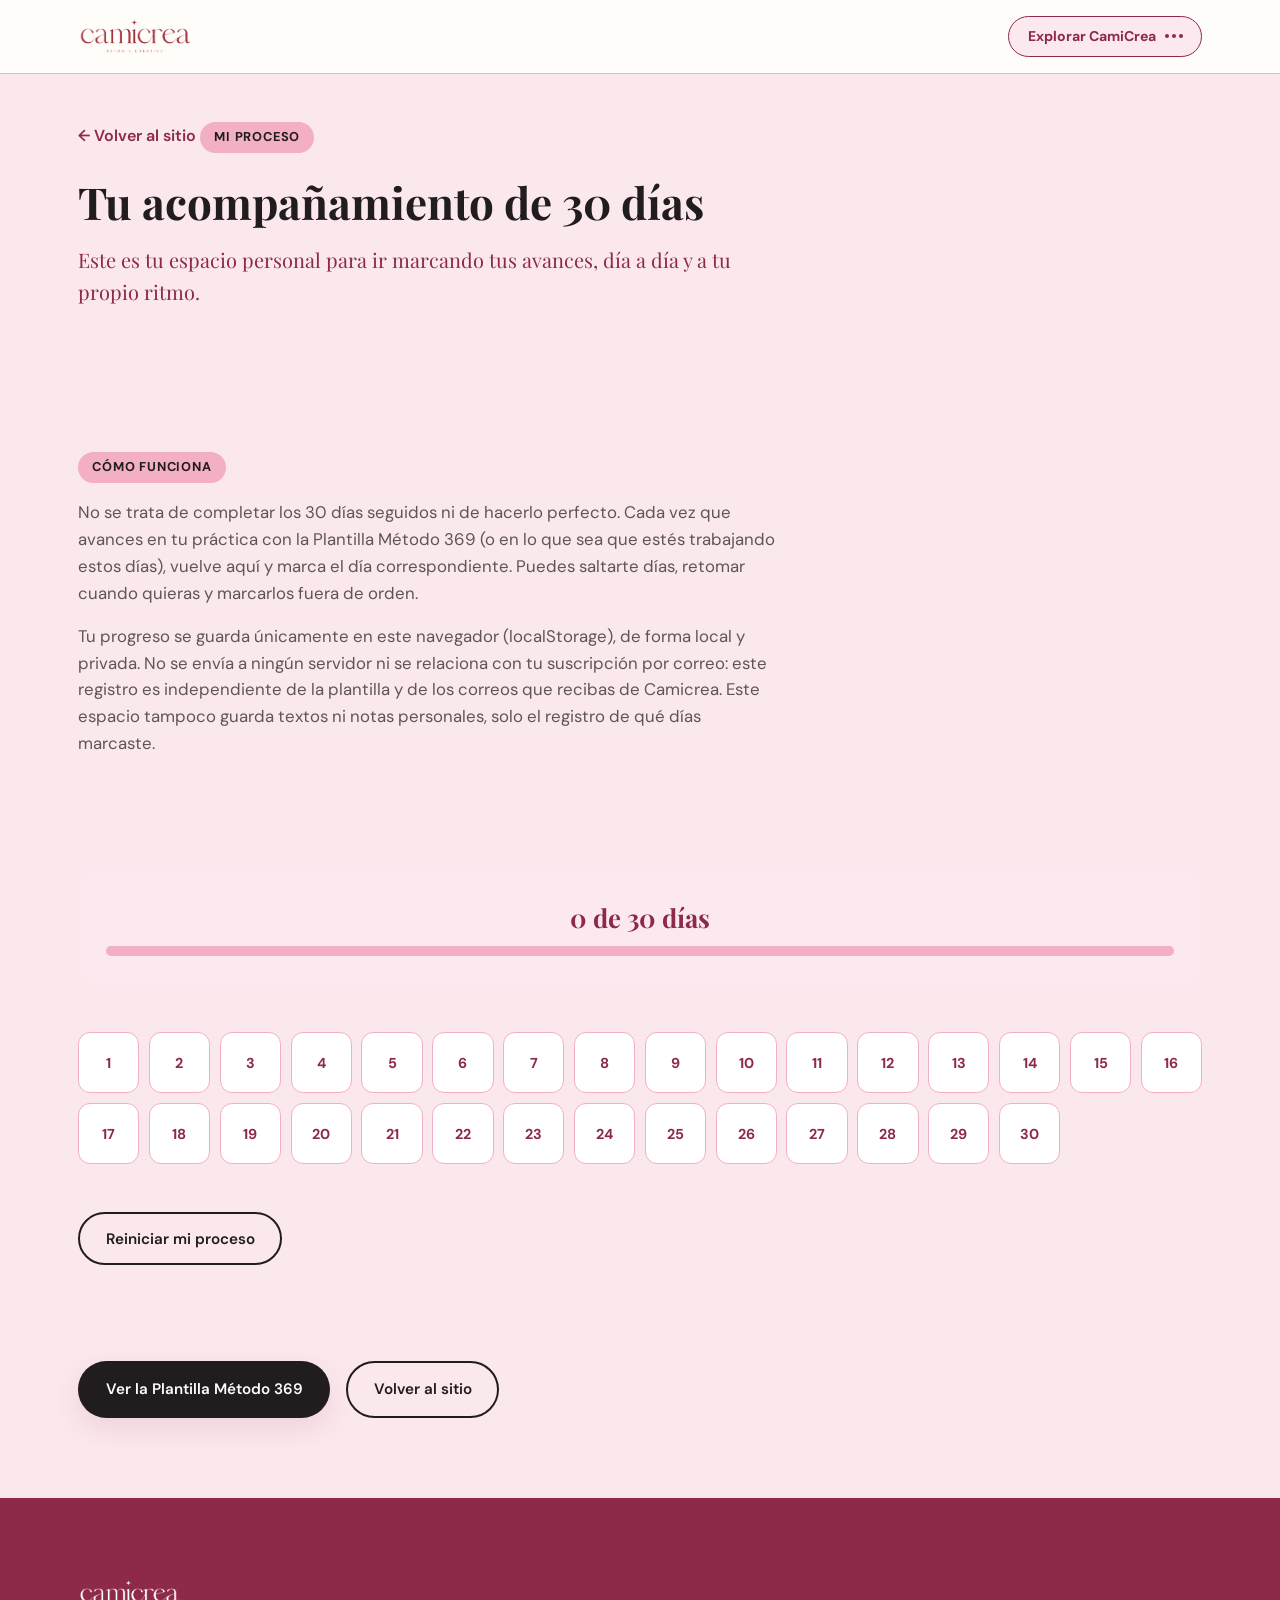
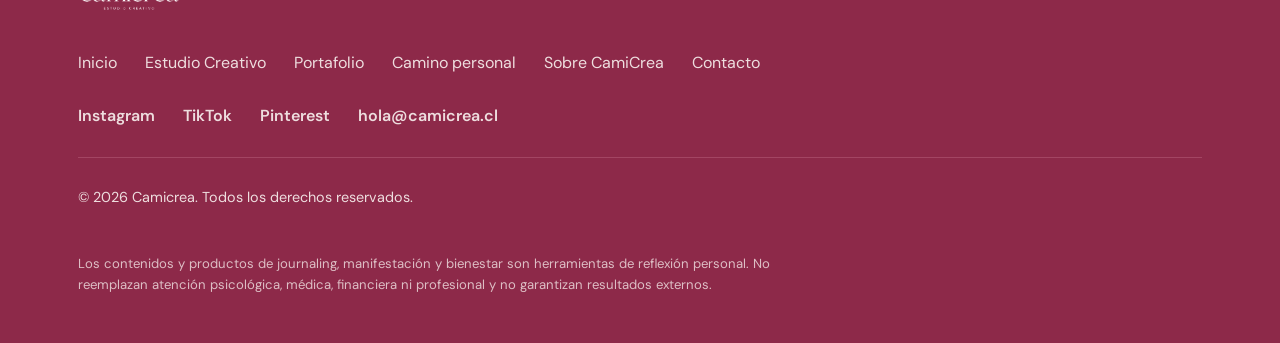
<file: mi-proceso.html>
<!DOCTYPE html>
<html lang="es-CL">
<head>
  <meta charset="UTF-8">
  <meta name="viewport" content="width=device-width, initial-scale=1.0">
  <title>Mi proceso | Camicrea</title>
  <meta name="description" content="Tu espacio personal para acompañar tu proceso de 30 días: marca tus avances día a día, a tu propio ritmo. Tu progreso se guarda solo en este navegador.">
  <meta name="theme-color" content="#FFFDF9">
  <meta name="robots" content="noindex">

  <!-- Favicon provisional (creado con SVG propio, sin descargas externas) -->
  <link rel="icon" type="image/svg+xml" href="assets/favicon.svg">

  <!-- Tipografías: Playfair Display (serif editorial, con cursiva) + DM Sans (sans funcional) -->
  <link rel="preconnect" href="https://fonts.googleapis.com">
  <link rel="preconnect" href="https://fonts.gstatic.com" crossorigin>
  <link href="https://fonts.googleapis.com/css2?family=Caveat:wght@500;600;700&family=DM+Sans:ital,wght@0,400;0,500;0,600;0,700;1,400&family=Playfair+Display:ital,wght@0,500;0,600;0,700;0,800;1,500;1,600;1,700&display=swap" rel="stylesheet">

  <link rel="stylesheet" href="styles.css">
</head>
<body>

  <a class="skip-link" href="#contenido-principal">Saltar al contenido principal</a>

  <!-- ======================= ENCABEZADO ======================= -->
  <header class="site-header" id="header">
    <div class="container header-inner">
      <a class="logo" href="index.html">
        <img class="logo-img" src="./assets/logo-camicrea.png" alt="Camicrea Estudio Creativo">
      </a>

      <button class="nav-toggle" id="navToggle" type="button" aria-expanded="false" aria-controls="primaryNav" aria-label="Abrir menú de navegación">
        <span class="nav-toggle-texto">Explorar CamiCrea</span>
        <span class="nav-toggle-puntos" aria-hidden="true"><span></span><span></span><span></span></span>
      </button>

      <nav class="primary-nav nav-explorar" id="primaryNav" aria-label="Navegación principal">
        <ul class="nav-list explorar-grid">
          <li class="explorar-item">
            <a href="index.html#estudio" class="nav-link explorar-bloque explorar-bloque--rosa">Estudio creativo</a>
          </li>
          <li class="explorar-item">
            <a href="index.html#portafolio" class="nav-link explorar-bloque explorar-bloque--verde">Portafolio</a>
          </li>
          <li class="explorar-item">
            <a href="index.html#cuidarse" class="nav-link explorar-bloque explorar-bloque--negro">Camino personal</a>
          </li>
          <li class="explorar-item">
            <a href="index.html#escritorio" class="nav-link explorar-bloque explorar-bloque--papel">Sobre CamiCrea</a>
          </li>
          <li class="explorar-item explorar-item--ancho">
            <a href="index.html#contacto" class="nav-link explorar-bloque explorar-bloque--burdeos">Contacto</a>
          </li>
        </ul>
      </nav>
    </div>
  </header>

  <main id="contenido-principal" class="background-plano">

    <!-- ======================= PORTADA ======================= -->
    <section class="detalle-proyecto-hero" id="portada">
      <div class="container">
        <a href="index.html#cuidarse" class="detalle-proyecto-volver reveal">← Volver al sitio</a>

        <span class="section-tag reveal">Mi proceso</span>
        <h1 class="section-title reveal">Tu acompañamiento de 30 días</h1>
        <p class="section-lead reveal">Este es tu espacio personal para ir marcando tus avances, día a día y a tu propio ritmo.</p>
      </div>
    </section>

    <!-- ======================= CÓMO FUNCIONA ======================= -->
    <section class="detalle-proyecto-seccion">
      <div class="container">
        <span class="section-tag reveal">Cómo funciona</span>
        <p class="section-text reveal">No se trata de completar los 30 días seguidos ni de hacerlo perfecto. Cada vez que avances en tu práctica con la Plantilla Método 369 (o en lo que sea que estés trabajando estos días), vuelve aquí y marca el día correspondiente. Puedes saltarte días, retomar cuando quieras y marcarlos fuera de orden.</p>
        <p class="section-text reveal">Tu progreso se guarda únicamente en este navegador (localStorage), de forma local y privada. No se envía a ningún servidor ni se relaciona con tu suscripción por correo: este registro es independiente de la plantilla y de los correos que recibas de Camicrea. Este espacio tampoco guarda textos ni notas personales, solo el registro de qué días marcaste.</p>
      </div>
    </section>

    <!-- ======================= PROGRESO ======================= -->
    <section class="detalle-proyecto-seccion">
      <div class="container">
        <div class="proceso-progreso reveal">
          <p class="proceso-progreso-numero"><span id="procesoContador">0</span> de 30 días</p>
          <div class="proceso-progreso-barra" role="progressbar" aria-valuemin="0" aria-valuemax="30" aria-valuenow="0" id="procesoBarra">
            <div class="proceso-progreso-relleno" id="procesoRelleno"></div>
          </div>
        </div>

        <div class="proceso-dias-grid reveal" id="procesoDiasGrid" role="group" aria-label="Días de tu proceso">
          <button type="button" class="proceso-dia" data-dia="1" aria-pressed="false">1</button>
          <button type="button" class="proceso-dia" data-dia="2" aria-pressed="false">2</button>
          <button type="button" class="proceso-dia" data-dia="3" aria-pressed="false">3</button>
          <button type="button" class="proceso-dia" data-dia="4" aria-pressed="false">4</button>
          <button type="button" class="proceso-dia" data-dia="5" aria-pressed="false">5</button>
          <button type="button" class="proceso-dia" data-dia="6" aria-pressed="false">6</button>
          <button type="button" class="proceso-dia" data-dia="7" aria-pressed="false">7</button>
          <button type="button" class="proceso-dia" data-dia="8" aria-pressed="false">8</button>
          <button type="button" class="proceso-dia" data-dia="9" aria-pressed="false">9</button>
          <button type="button" class="proceso-dia" data-dia="10" aria-pressed="false">10</button>
          <button type="button" class="proceso-dia" data-dia="11" aria-pressed="false">11</button>
          <button type="button" class="proceso-dia" data-dia="12" aria-pressed="false">12</button>
          <button type="button" class="proceso-dia" data-dia="13" aria-pressed="false">13</button>
          <button type="button" class="proceso-dia" data-dia="14" aria-pressed="false">14</button>
          <button type="button" class="proceso-dia" data-dia="15" aria-pressed="false">15</button>
          <button type="button" class="proceso-dia" data-dia="16" aria-pressed="false">16</button>
          <button type="button" class="proceso-dia" data-dia="17" aria-pressed="false">17</button>
          <button type="button" class="proceso-dia" data-dia="18" aria-pressed="false">18</button>
          <button type="button" class="proceso-dia" data-dia="19" aria-pressed="false">19</button>
          <button type="button" class="proceso-dia" data-dia="20" aria-pressed="false">20</button>
          <button type="button" class="proceso-dia" data-dia="21" aria-pressed="false">21</button>
          <button type="button" class="proceso-dia" data-dia="22" aria-pressed="false">22</button>
          <button type="button" class="proceso-dia" data-dia="23" aria-pressed="false">23</button>
          <button type="button" class="proceso-dia" data-dia="24" aria-pressed="false">24</button>
          <button type="button" class="proceso-dia" data-dia="25" aria-pressed="false">25</button>
          <button type="button" class="proceso-dia" data-dia="26" aria-pressed="false">26</button>
          <button type="button" class="proceso-dia" data-dia="27" aria-pressed="false">27</button>
          <button type="button" class="proceso-dia" data-dia="28" aria-pressed="false">28</button>
          <button type="button" class="proceso-dia" data-dia="29" aria-pressed="false">29</button>
          <button type="button" class="proceso-dia" data-dia="30" aria-pressed="false">30</button>
        </div>

        <div class="proceso-controles reveal">
          <button type="button" class="btn btn-outline" id="procesoReiniciar">Reiniciar mi proceso</button>
        </div>
      </div>
    </section>

    <!-- ======================= PLANTILLA ======================= -->
    <section class="detalle-proyecto-seccion detalle-proyecto-cta">
      <div class="container detalle-proyecto-botones">
        <a href="index.html#productos" class="btn btn-primary">Ver la Plantilla Método 369</a>
        <a href="index.html#cuidarse" class="btn btn-outline">Volver al sitio</a>
      </div>
    </section>

  </main>

  <!-- ======================= PIE DE PÁGINA ======================= -->
  <footer class="site-footer">
    <div class="container footer-inner">
      <div class="footer-marca">
        <img class="footer-logo-img" src="./assets/logo-camicrea.png" alt="Camicrea Estudio Creativo">
      </div>

      <nav class="footer-nav" aria-label="Navegación del pie de página">
        <a href="index.html#inicio">Inicio</a>
        <a href="index.html#estudio">Estudio Creativo</a>
        <a href="index.html#portafolio">Portafolio</a>
        <a href="index.html#cuidarse">Camino personal</a>
        <a href="index.html#escritorio">Sobre CamiCrea</a>
        <a href="index.html#contacto">Contacto</a>
      </nav>

      <div class="footer-social">
        <a href="https://www.instagram.com/cvmilapazz/" target="_blank" rel="noopener noreferrer">Instagram</a>
        <a href="https://www.tiktok.com/@caamilinbombin" target="_blank" rel="noopener noreferrer">TikTok</a>
        <a href="https://pin.it/1aLr42f5K" target="_blank" rel="noopener noreferrer">Pinterest</a>
        <a href="mailto:hola@camicrea.cl">hola@camicrea.cl</a>
      </div>

      <p class="footer-derechos">© <span id="anioActual">2026</span> Camicrea. Todos los derechos reservados.</p>

      <p class="footer-aviso">Los contenidos y productos de journaling, manifestación y bienestar son herramientas de reflexión personal. No reemplazan atención psicológica, médica, financiera ni profesional y no garantizan resultados externos.</p>
    </div>
  </footer>

  <script src="script.js"></script>
</body>
</html>
</file>
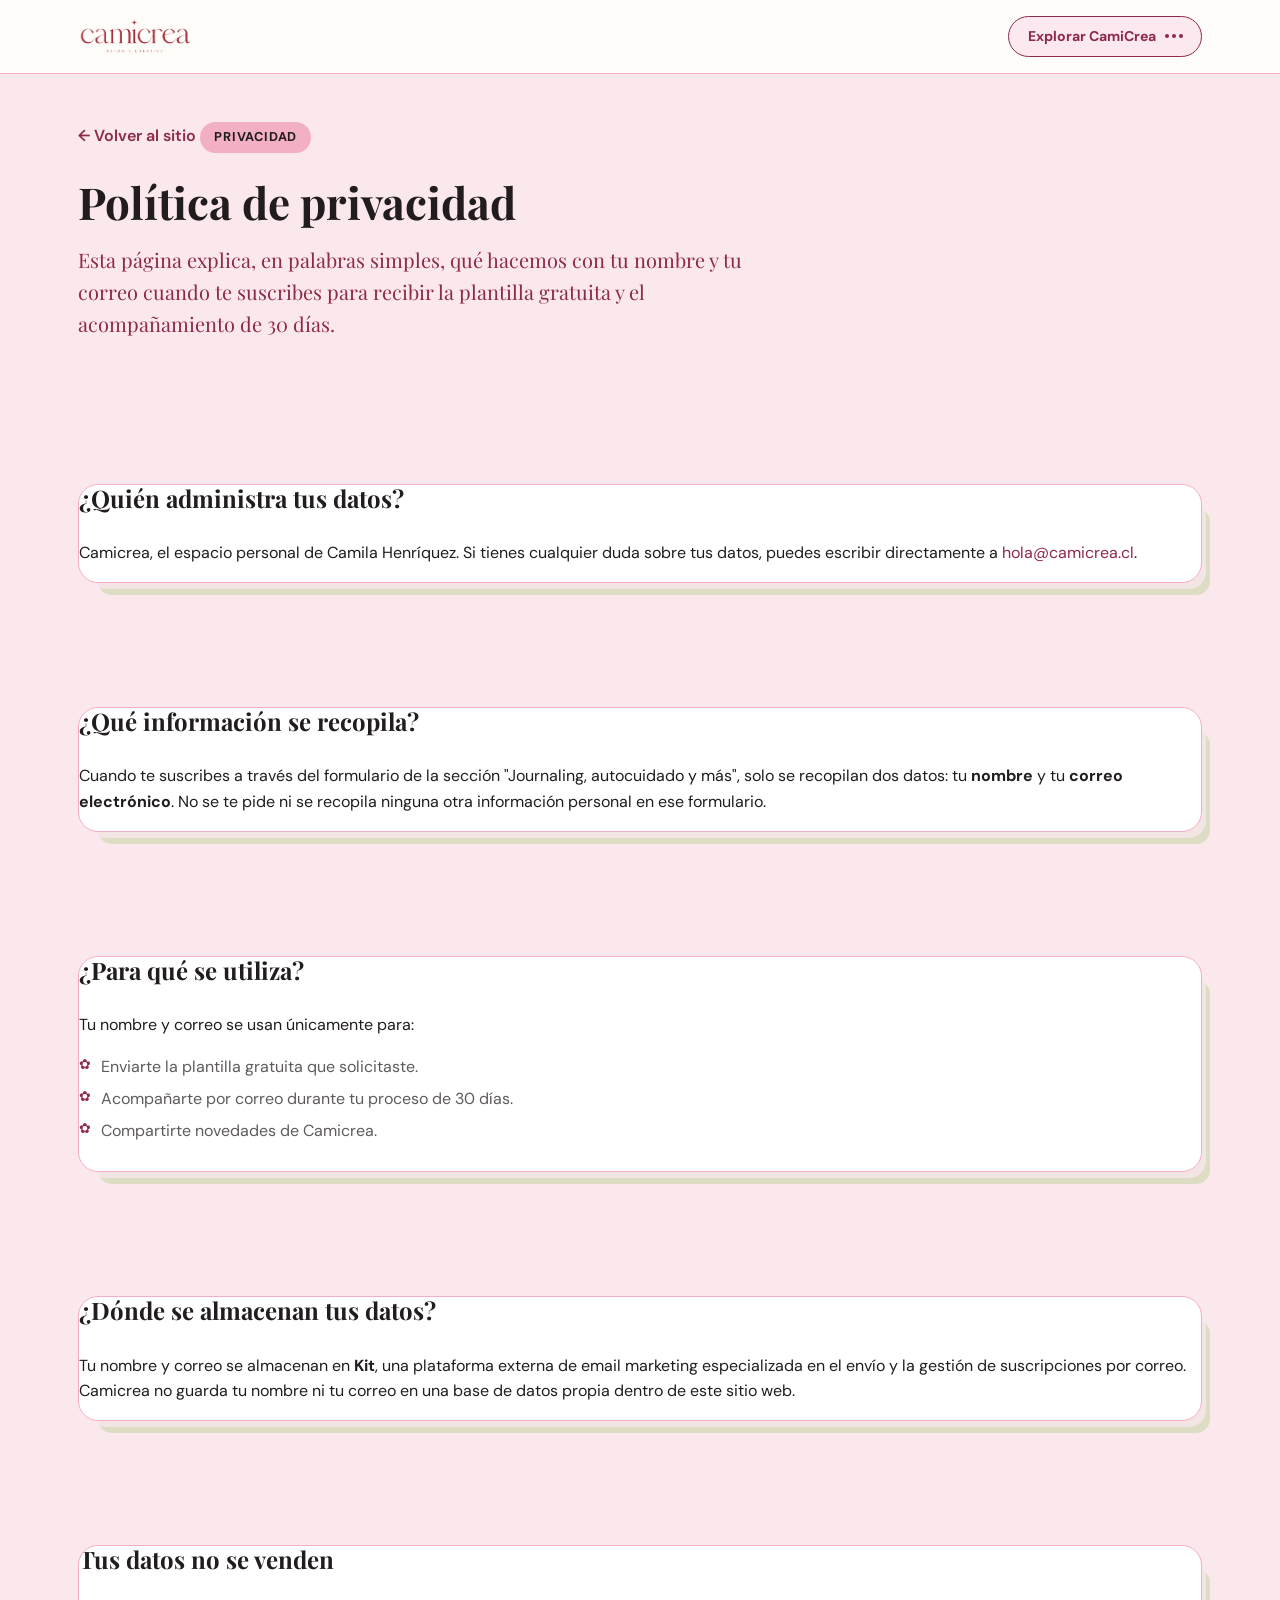
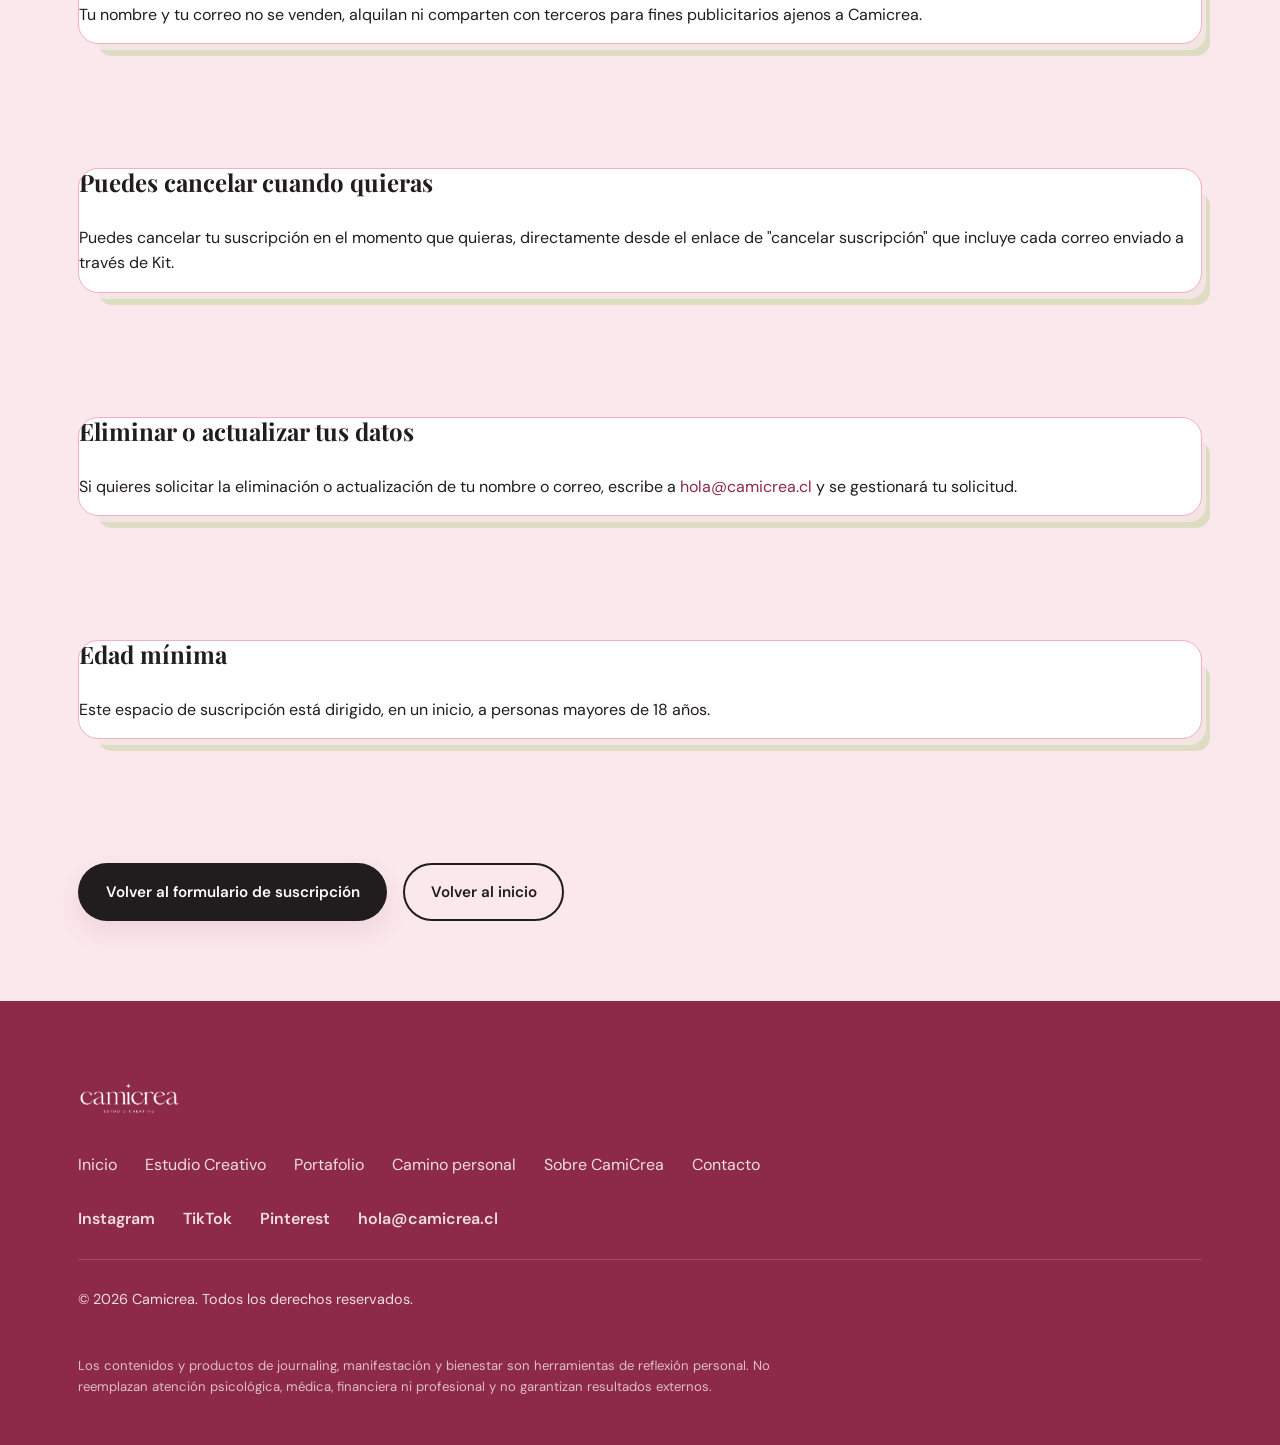
<file: privacidad.html>
<!DOCTYPE html>
<html lang="es-CL">
<head>
  <meta charset="UTF-8">
  <meta name="viewport" content="width=device-width, initial-scale=1.0">
  <title>Política de privacidad | Camicrea</title>
  <meta name="description" content="Cómo Camicrea recopila y utiliza tu nombre y correo electrónico al suscribirte para recibir la plantilla gratuita y el acompañamiento de 30 días.">
  <meta name="theme-color" content="#FFFDF9">
  <meta name="robots" content="noindex">

  <!-- Favicon provisional (creado con SVG propio, sin descargas externas) -->
  <link rel="icon" type="image/svg+xml" href="assets/favicon.svg">

  <!-- Tipografías: Playfair Display (serif editorial, con cursiva) + DM Sans (sans funcional) -->
  <link rel="preconnect" href="https://fonts.googleapis.com">
  <link rel="preconnect" href="https://fonts.gstatic.com" crossorigin>
  <link href="https://fonts.googleapis.com/css2?family=Caveat:wght@500;600;700&family=DM+Sans:ital,wght@0,400;0,500;0,600;0,700;1,400&family=Playfair+Display:ital,wght@0,500;0,600;0,700;0,800;1,500;1,600;1,700&display=swap" rel="stylesheet">

  <link rel="stylesheet" href="styles.css">
</head>
<body>

  <a class="skip-link" href="#contenido-principal">Saltar al contenido principal</a>

  <!-- ======================= ENCABEZADO ======================= -->
  <header class="site-header" id="header">
    <div class="container header-inner">
      <a class="logo" href="index.html">
        <img class="logo-img" src="./assets/logo-camicrea.png" alt="Camicrea Estudio Creativo">
      </a>

      <button class="nav-toggle" id="navToggle" type="button" aria-expanded="false" aria-controls="primaryNav" aria-label="Abrir menú de navegación">
        <span class="nav-toggle-texto">Explorar CamiCrea</span>
        <span class="nav-toggle-puntos" aria-hidden="true"><span></span><span></span><span></span></span>
      </button>

      <nav class="primary-nav nav-explorar" id="primaryNav" aria-label="Navegación principal">
        <ul class="nav-list explorar-grid">
          <li class="explorar-item">
            <a href="index.html#estudio" class="nav-link explorar-bloque explorar-bloque--rosa">Estudio creativo</a>
          </li>
          <li class="explorar-item">
            <a href="index.html#portafolio" class="nav-link explorar-bloque explorar-bloque--verde">Portafolio</a>
          </li>
          <li class="explorar-item">
            <a href="index.html#cuidarse" class="nav-link explorar-bloque explorar-bloque--negro">Camino personal</a>
          </li>
          <li class="explorar-item">
            <a href="index.html#escritorio" class="nav-link explorar-bloque explorar-bloque--papel">Sobre CamiCrea</a>
          </li>
          <li class="explorar-item explorar-item--ancho">
            <a href="index.html#contacto" class="nav-link explorar-bloque explorar-bloque--burdeos">Contacto</a>
          </li>
        </ul>
      </nav>
    </div>
  </header>

  <main id="contenido-principal" class="background-plano">

    <!-- ======================= POLÍTICA DE PRIVACIDAD ======================= -->
    <section class="detalle-proyecto-hero" id="portada">
      <div class="container">
        <a href="index.html#cuidarse" class="detalle-proyecto-volver reveal">← Volver al sitio</a>

        <span class="section-tag reveal">Privacidad</span>
        <h1 class="section-title reveal">Política de privacidad</h1>
        <p class="section-lead reveal">Esta página explica, en palabras simples, qué hacemos con tu nombre y tu correo cuando te suscribes para recibir la plantilla gratuita y el acompañamiento de 30 días.</p>
      </div>
    </section>

    <section class="detalle-proyecto-seccion">
      <div class="container">
        <div class="metodologia reveal">
          <h2 class="metodologia-title">¿Quién administra tus datos?</h2>
          <p>Camicrea, el espacio personal de Camila Henríquez. Si tienes cualquier duda sobre tus datos, puedes escribir directamente a <a href="mailto:hola@camicrea.cl">hola@camicrea.cl</a>.</p>
        </div>
      </div>
    </section>

    <section class="detalle-proyecto-seccion">
      <div class="container">
        <div class="metodologia reveal">
          <h2 class="metodologia-title">¿Qué información se recopila?</h2>
          <p>Cuando te suscribes a través del formulario de la sección "Journaling, autocuidado y más", solo se recopilan dos datos: tu <strong>nombre</strong> y tu <strong>correo electrónico</strong>. No se te pide ni se recopila ninguna otra información personal en ese formulario.</p>
        </div>
      </div>
    </section>

    <section class="detalle-proyecto-seccion">
      <div class="container">
        <div class="metodologia reveal">
          <h2 class="metodologia-title">¿Para qué se utiliza?</h2>
          <p>Tu nombre y correo se usan únicamente para:</p>
          <ul class="producto-detalle-lista">
            <li>Enviarte la plantilla gratuita que solicitaste.</li>
            <li>Acompañarte por correo durante tu proceso de 30 días.</li>
            <li>Compartirte novedades de Camicrea.</li>
          </ul>
        </div>
      </div>
    </section>

    <section class="detalle-proyecto-seccion">
      <div class="container">
        <div class="metodologia reveal">
          <h2 class="metodologia-title">¿Dónde se almacenan tus datos?</h2>
          <p>Tu nombre y correo se almacenan en <strong>Kit</strong>, una plataforma externa de email marketing especializada en el envío y la gestión de suscripciones por correo. Camicrea no guarda tu nombre ni tu correo en una base de datos propia dentro de este sitio web.</p>
        </div>
      </div>
    </section>

    <section class="detalle-proyecto-seccion">
      <div class="container">
        <div class="metodologia reveal">
          <h2 class="metodologia-title">Tus datos no se venden</h2>
          <p>Tu nombre y tu correo no se venden, alquilan ni comparten con terceros para fines publicitarios ajenos a Camicrea.</p>
        </div>
      </div>
    </section>

    <section class="detalle-proyecto-seccion">
      <div class="container">
        <div class="metodologia reveal">
          <h2 class="metodologia-title">Puedes cancelar cuando quieras</h2>
          <p>Puedes cancelar tu suscripción en el momento que quieras, directamente desde el enlace de "cancelar suscripción" que incluye cada correo enviado a través de Kit.</p>
        </div>
      </div>
    </section>

    <section class="detalle-proyecto-seccion">
      <div class="container">
        <div class="metodologia reveal">
          <h2 class="metodologia-title">Eliminar o actualizar tus datos</h2>
          <p>Si quieres solicitar la eliminación o actualización de tu nombre o correo, escribe a <a href="mailto:hola@camicrea.cl">hola@camicrea.cl</a> y se gestionará tu solicitud.</p>
        </div>
      </div>
    </section>

    <section class="detalle-proyecto-seccion">
      <div class="container">
        <div class="metodologia reveal">
          <h2 class="metodologia-title">Edad mínima</h2>
          <p>Este espacio de suscripción está dirigido, en un inicio, a personas mayores de 18 años.</p>
        </div>
      </div>
    </section>

    <section class="detalle-proyecto-seccion detalle-proyecto-cta">
      <div class="container detalle-proyecto-botones">
        <a href="index.html#suscripcion" class="btn btn-primary">Volver al formulario de suscripción</a>
        <a href="index.html" class="btn btn-outline">Volver al inicio</a>
      </div>
    </section>

  </main>

  <!-- ======================= PIE DE PÁGINA ======================= -->
  <footer class="site-footer">
    <div class="container footer-inner">
      <div class="footer-marca">
        <img class="footer-logo-img" src="./assets/logo-camicrea.png" alt="Camicrea Estudio Creativo">
      </div>

      <nav class="footer-nav" aria-label="Navegación del pie de página">
        <a href="index.html#inicio">Inicio</a>
        <a href="index.html#estudio">Estudio Creativo</a>
        <a href="index.html#portafolio">Portafolio</a>
        <a href="index.html#cuidarse">Camino personal</a>
        <a href="index.html#escritorio">Sobre CamiCrea</a>
        <a href="index.html#contacto">Contacto</a>
      </nav>

      <div class="footer-social">
        <a href="https://www.instagram.com/cvmilapazz/" target="_blank" rel="noopener noreferrer">Instagram</a>
        <a href="https://www.tiktok.com/@caamilinbombin" target="_blank" rel="noopener noreferrer">TikTok</a>
        <a href="https://pin.it/1aLr42f5K" target="_blank" rel="noopener noreferrer">Pinterest</a>
        <a href="mailto:hola@camicrea.cl">hola@camicrea.cl</a>
      </div>

      <p class="footer-derechos">© <span id="anioActual">2026</span> Camicrea. Todos los derechos reservados.</p>

      <p class="footer-aviso">Los contenidos y productos de journaling, manifestación y bienestar son herramientas de reflexión personal. No reemplazan atención psicológica, médica, financiera ni profesional y no garantizan resultados externos.</p>
    </div>
  </footer>

  <script src="script.js"></script>
</body>
</html>
</file>
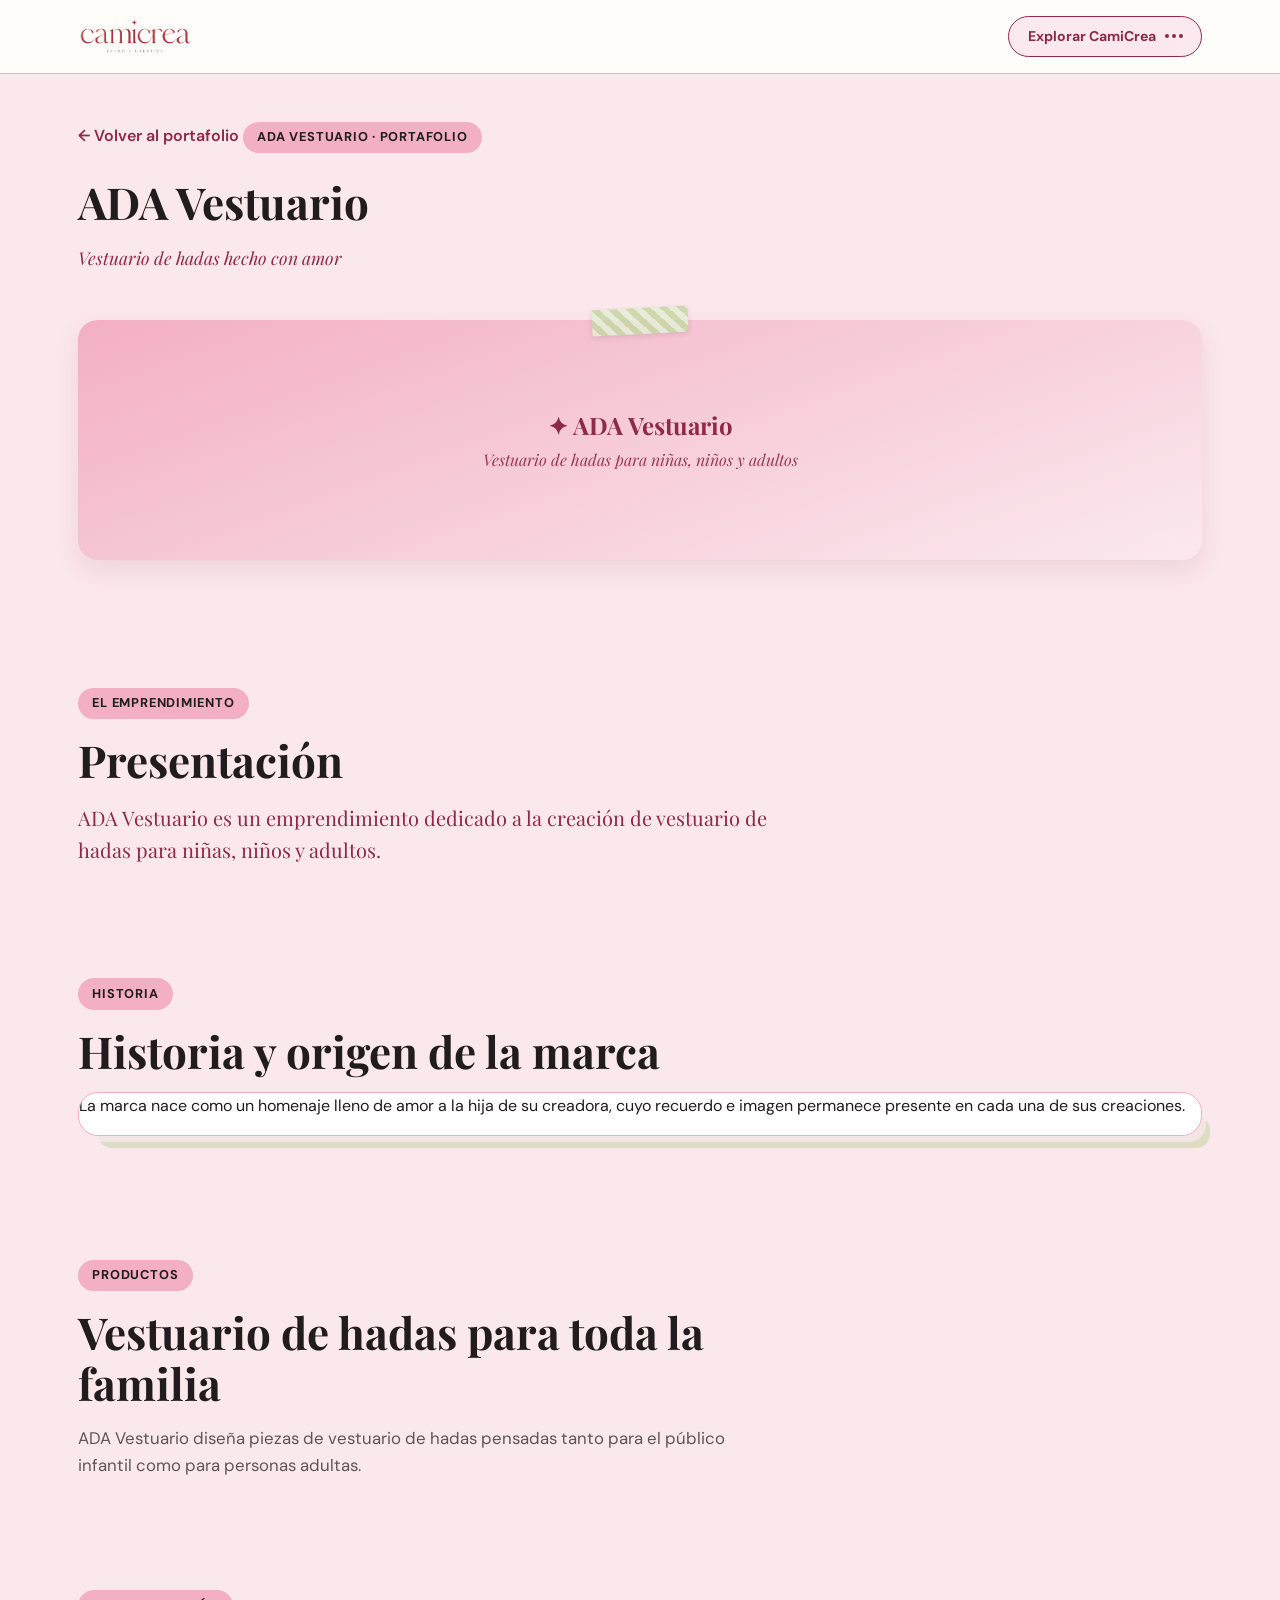
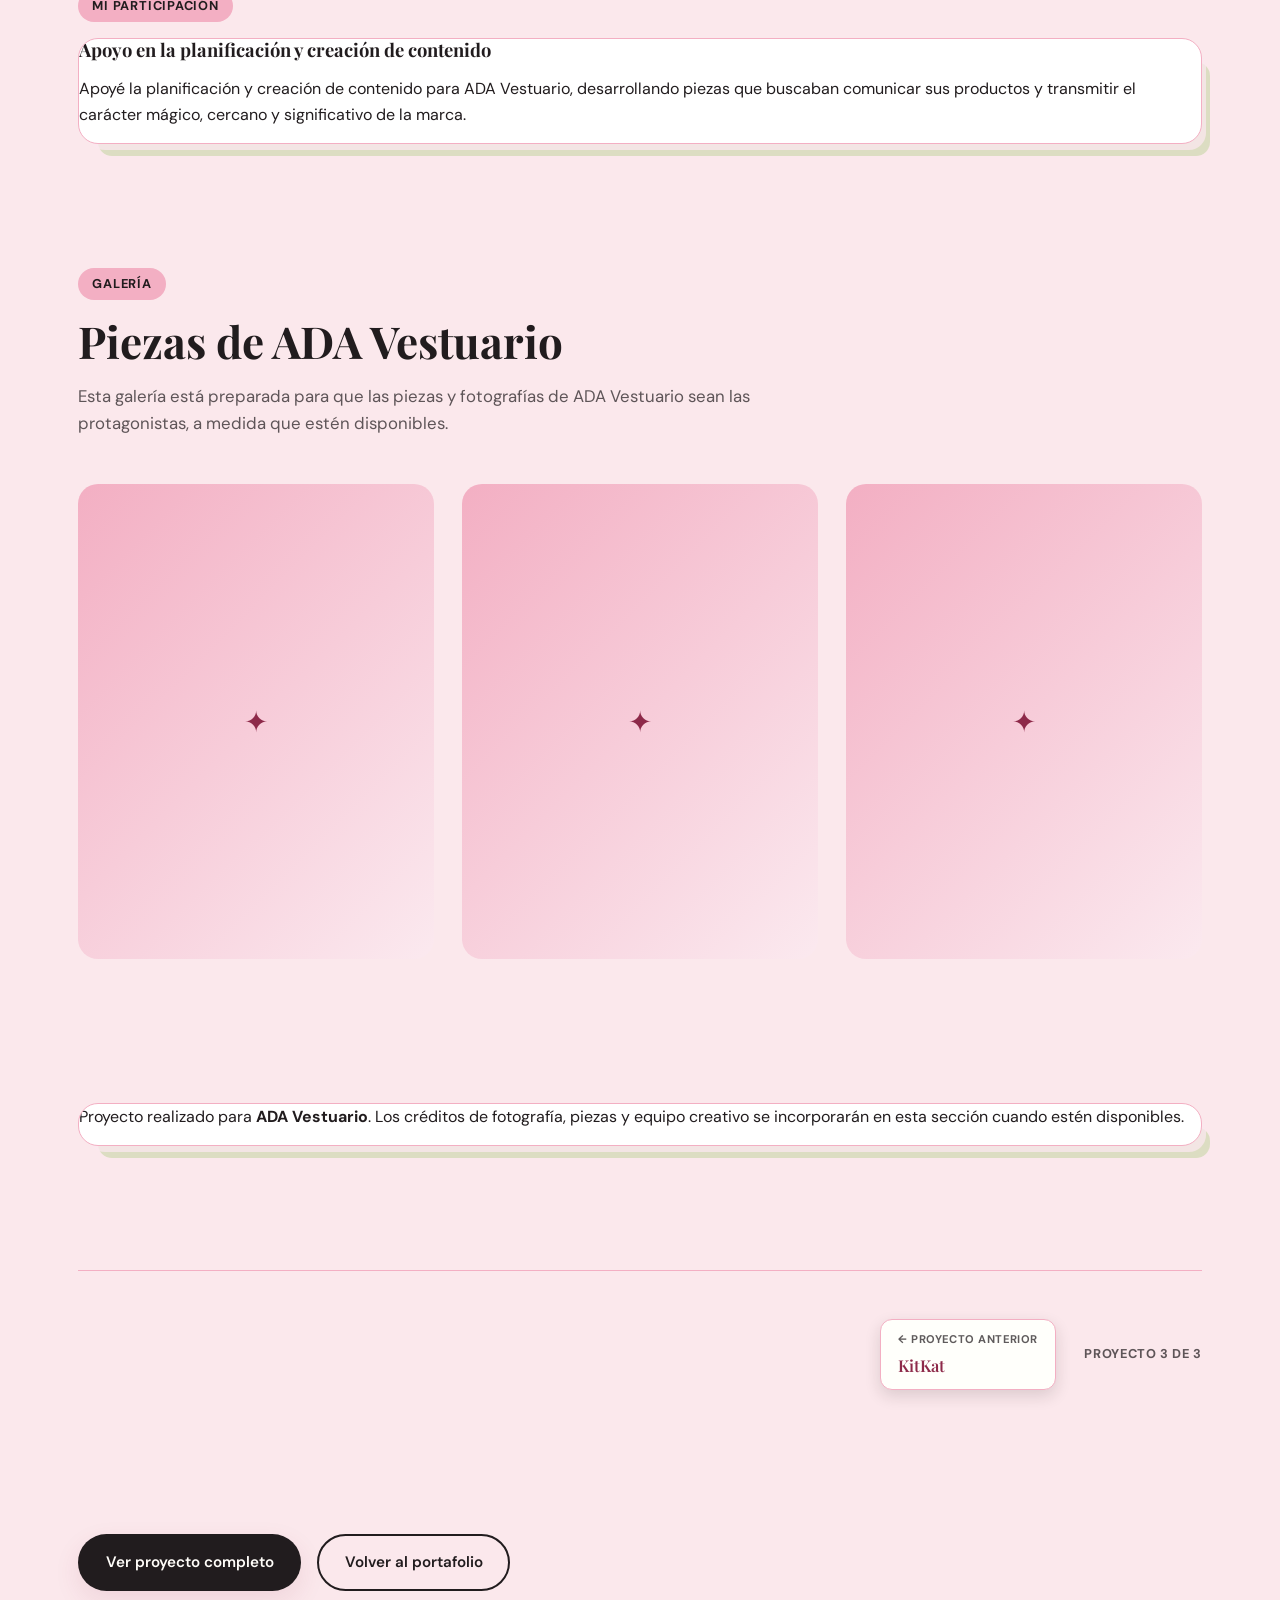
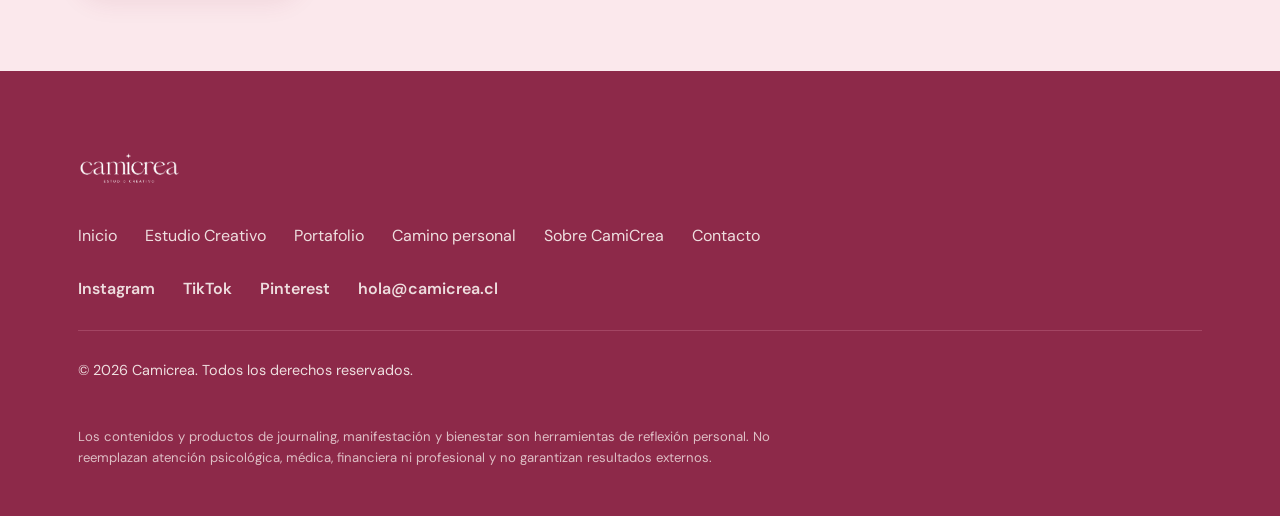
<file: proyecto-ada-vestuario.html>
<!DOCTYPE html>
<html lang="es-CL">
<head>
  <meta charset="UTF-8">
  <meta name="viewport" content="width=device-width, initial-scale=1.0">
  <title>ADA Vestuario | Camicrea</title>
  <meta name="description" content="ADA Vestuario, un emprendimiento dedicado a la creación de vestuario de hadas para niñas, niños y adultos. Caso de estudio del portafolio de Camila Henríquez, Camicrea.">
  <meta name="theme-color" content="#FFFDF9">

  <!-- Open Graph -->
  <meta property="og:type" content="article">
  <meta property="og:site_name" content="Camicrea">
  <meta property="og:title" content="ADA Vestuario — Portafolio Camicrea">
  <meta property="og:description" content="ADA Vestuario, un emprendimiento dedicado a la creación de vestuario de hadas para niñas, niños y adultos.">
  <meta property="og:image" content="assets/og-camicrea.jpg">
  <meta property="og:locale" content="es_CL">

  <!-- Favicon provisional (creado con SVG propio, sin descargas externas) -->
  <link rel="icon" type="image/svg+xml" href="assets/favicon.svg">

  <!-- Tipografías: Playfair Display (serif editorial, con cursiva) + DM Sans (sans funcional) -->
  <link rel="preconnect" href="https://fonts.googleapis.com">
  <link rel="preconnect" href="https://fonts.gstatic.com" crossorigin>
  <link href="https://fonts.googleapis.com/css2?family=Caveat:wght@500;600;700&family=DM+Sans:ital,wght@0,400;0,500;0,600;0,700;1,400&family=Playfair+Display:ital,wght@0,500;0,600;0,700;0,800;1,500;1,600;1,700&display=swap" rel="stylesheet">

  <link rel="stylesheet" href="styles.css">
</head>
<body>

  <a class="skip-link" href="#contenido-principal">Saltar al contenido principal</a>

  <!-- ======================= ENCABEZADO ======================= -->
  <header class="site-header" id="header">
    <div class="container header-inner">
      <a class="logo" href="index.html">
        <img class="logo-img" src="./assets/logo-camicrea.png" alt="Camicrea Estudio Creativo">
      </a>

      <button class="nav-toggle" id="navToggle" type="button" aria-expanded="false" aria-controls="primaryNav" aria-label="Abrir menú de navegación">
        <span class="nav-toggle-texto">Explorar CamiCrea</span>
        <span class="nav-toggle-puntos" aria-hidden="true"><span></span><span></span><span></span></span>
      </button>

      <nav class="primary-nav nav-explorar" id="primaryNav" aria-label="Navegación principal">
        <ul class="nav-list explorar-grid">
          <li class="explorar-item">
            <a href="index.html#estudio" class="nav-link explorar-bloque explorar-bloque--rosa">Estudio creativo</a>
          </li>
          <li class="explorar-item">
            <a href="index.html#portafolio" class="nav-link explorar-bloque explorar-bloque--verde">Portafolio</a>
          </li>
          <li class="explorar-item">
            <a href="index.html#cuidarse" class="nav-link explorar-bloque explorar-bloque--negro">Camino personal</a>
          </li>
          <li class="explorar-item">
            <a href="index.html#escritorio" class="nav-link explorar-bloque explorar-bloque--papel">Sobre CamiCrea</a>
          </li>
          <li class="explorar-item explorar-item--ancho">
            <a href="index.html#contacto" class="nav-link explorar-bloque explorar-bloque--burdeos">Contacto</a>
          </li>
        </ul>
      </nav>
    </div>
  </header>

  <main id="contenido-principal" class="background-plano">

    <!-- ======================= PORTADA DEL PROYECTO ======================= -->
    <section class="detalle-proyecto-hero" id="portada">
      <div class="container">
        <a href="index.html#portafolio" class="detalle-proyecto-volver reveal">← Volver al portafolio</a>

        <span class="section-tag reveal">ADA Vestuario · Portafolio</span>
        <h1 class="section-title detalle-proyecto-titulo reveal">ADA Vestuario</h1>
        <p class="detalle-proyecto-marca reveal">Vestuario de hadas hecho con amor</p>

        <div class="detalle-proyecto-visual detalle-proyecto-visual--suave reveal" aria-hidden="true">
          <span class="deco-cinta" aria-hidden="true"></span>
          <span>✦ ADA Vestuario<br><small>Vestuario de hadas para niñas, niños y adultos</small></span>
        </div>
      </div>
    </section>

    <!-- ======================= PRESENTACIÓN DEL EMPRENDIMIENTO ======================= -->
    <section class="detalle-proyecto-seccion">
      <div class="container">
        <span class="section-tag reveal">El emprendimiento</span>
        <h2 class="section-title reveal">Presentación</h2>
        <p class="section-lead reveal">ADA Vestuario es un emprendimiento dedicado a la creación de vestuario de hadas para niñas, niños y adultos.</p>
      </div>
    </section>

    <!-- ======================= HISTORIA Y ORIGEN ======================= -->
    <section class="detalle-proyecto-seccion">
      <div class="container">
        <span class="section-tag reveal">Historia</span>
        <h2 class="section-title reveal">Historia y origen de la marca</h2>
        <div class="metodologia reveal">
          <p>La marca nace como un homenaje lleno de amor a la hija de su creadora, cuyo recuerdo e imagen permanece presente en cada una de sus creaciones.</p>
        </div>
      </div>
    </section>

    <!-- ======================= PRODUCTOS ======================= -->
    <section class="detalle-proyecto-seccion">
      <div class="container">
        <span class="section-tag reveal">Productos</span>
        <h2 class="section-title reveal">Vestuario de hadas para toda la familia</h2>
        <p class="section-text reveal">ADA Vestuario diseña piezas de vestuario de hadas pensadas tanto para el público infantil como para personas adultas.</p>
      </div>
    </section>

    <!-- ======================= MI PARTICIPACIÓN ======================= -->
    <section class="detalle-proyecto-seccion">
      <div class="container">
        <span class="section-tag reveal">Mi participación</span>
        <div class="metodologia reveal">
          <h2 class="detalle-proyecto-rol">Apoyo en la planificación y creación de contenido</h2>
          <p>Apoyé la planificación y creación de contenido para ADA Vestuario, desarrollando piezas que buscaban comunicar sus productos y transmitir el carácter mágico, cercano y significativo de la marca.</p>
        </div>
      </div>
    </section>

    <!-- ======================= GALERÍA ======================= -->
    <section class="detalle-proyecto-seccion">
      <div class="container">
        <span class="section-tag reveal">Galería</span>
        <h2 class="section-title reveal">Piezas de ADA Vestuario</h2>
        <p class="section-text reveal">Esta galería está preparada para que las piezas y fotografías de ADA Vestuario sean las protagonistas, a medida que estén disponibles.</p>

        <div class="galeria-proyecto-grid galeria-proyecto-grid--protagonista">
          <div class="galeria-proyecto-item reveal" aria-hidden="true"><span>✦</span></div>
          <div class="galeria-proyecto-item reveal" aria-hidden="true"><span>✦</span></div>
          <div class="galeria-proyecto-item reveal" aria-hidden="true"><span>✦</span></div>
        </div>
      </div>
    </section>

    <!-- ======================= CRÉDITOS ======================= -->
    <section class="detalle-proyecto-seccion">
      <div class="container">
        <span class="section-tag reveal">Créditos</span>
        <div class="metodologia reveal">
          <p>Proyecto realizado para <strong>ADA Vestuario</strong>. Los créditos de fotografía, piezas y equipo creativo se incorporarán en esta sección cuando estén disponibles.</p>
        </div>
      </div>
    </section>

    <!-- ======================= NAVEGACIÓN ENTRE PROYECTOS ======================= -->
    <section class="detalle-proyecto-seccion">
      <div class="container">
        <nav class="proyecto-navegacion" aria-label="Navegación entre proyectos del portafolio">
          <div class="proyecto-navegacion-enlaces">
            <a href="proyecto-kitkat.html" class="proyecto-navegacion-enlace proyecto-navegacion-anterior">
              <span class="proyecto-navegacion-etiqueta">← Proyecto anterior</span>
              <span class="proyecto-navegacion-nombre">KitKat</span>
            </a>
          </div>
          <span class="proyecto-navegacion-progreso">Proyecto 3 de 3</span>
        </nav>
      </div>
    </section>

    <!-- ======================= BOTONES FINALES ======================= -->
    <section class="detalle-proyecto-seccion detalle-proyecto-cta">
      <div class="container detalle-proyecto-botones">
        <a href="https://canva.link/djoi19669ro66hy" class="btn btn-primary" target="_blank" rel="noopener noreferrer">Ver proyecto completo</a>
        <a href="index.html#portafolio" class="btn btn-outline">Volver al portafolio</a>
      </div>
    </section>

  </main>

  <!-- ======================= PIE DE PÁGINA ======================= -->
  <footer class="site-footer">
    <div class="container footer-inner">
      <div class="footer-marca">
        <img class="footer-logo-img" src="./assets/logo-camicrea.png" alt="Camicrea Estudio Creativo">
      </div>

      <nav class="footer-nav" aria-label="Navegación del pie de página">
        <a href="index.html#inicio">Inicio</a>
        <a href="index.html#estudio">Estudio Creativo</a>
        <a href="index.html#portafolio">Portafolio</a>
        <a href="index.html#cuidarse">Camino personal</a>
        <a href="index.html#escritorio">Sobre CamiCrea</a>
        <a href="index.html#contacto">Contacto</a>
      </nav>

      <div class="footer-social">
        <a href="https://www.instagram.com/cvmilapazz/" target="_blank" rel="noopener noreferrer">Instagram</a>
        <a href="https://www.tiktok.com/@caamilinbombin" target="_blank" rel="noopener noreferrer">TikTok</a>
        <a href="https://pin.it/1aLr42f5K" target="_blank" rel="noopener noreferrer">Pinterest</a>
        <a href="mailto:hola@camicrea.cl">hola@camicrea.cl</a>
      </div>

      <p class="footer-derechos">© <span id="anioActual">2026</span> Camicrea. Todos los derechos reservados.</p>

      <p class="footer-aviso">Los contenidos y productos de journaling, manifestación y bienestar son herramientas de reflexión personal. No reemplazan atención psicológica, médica, financiera ni profesional y no garantizan resultados externos.</p>
    </div>
  </footer>

  <script src="script.js"></script>
</body>
</html>
</file>
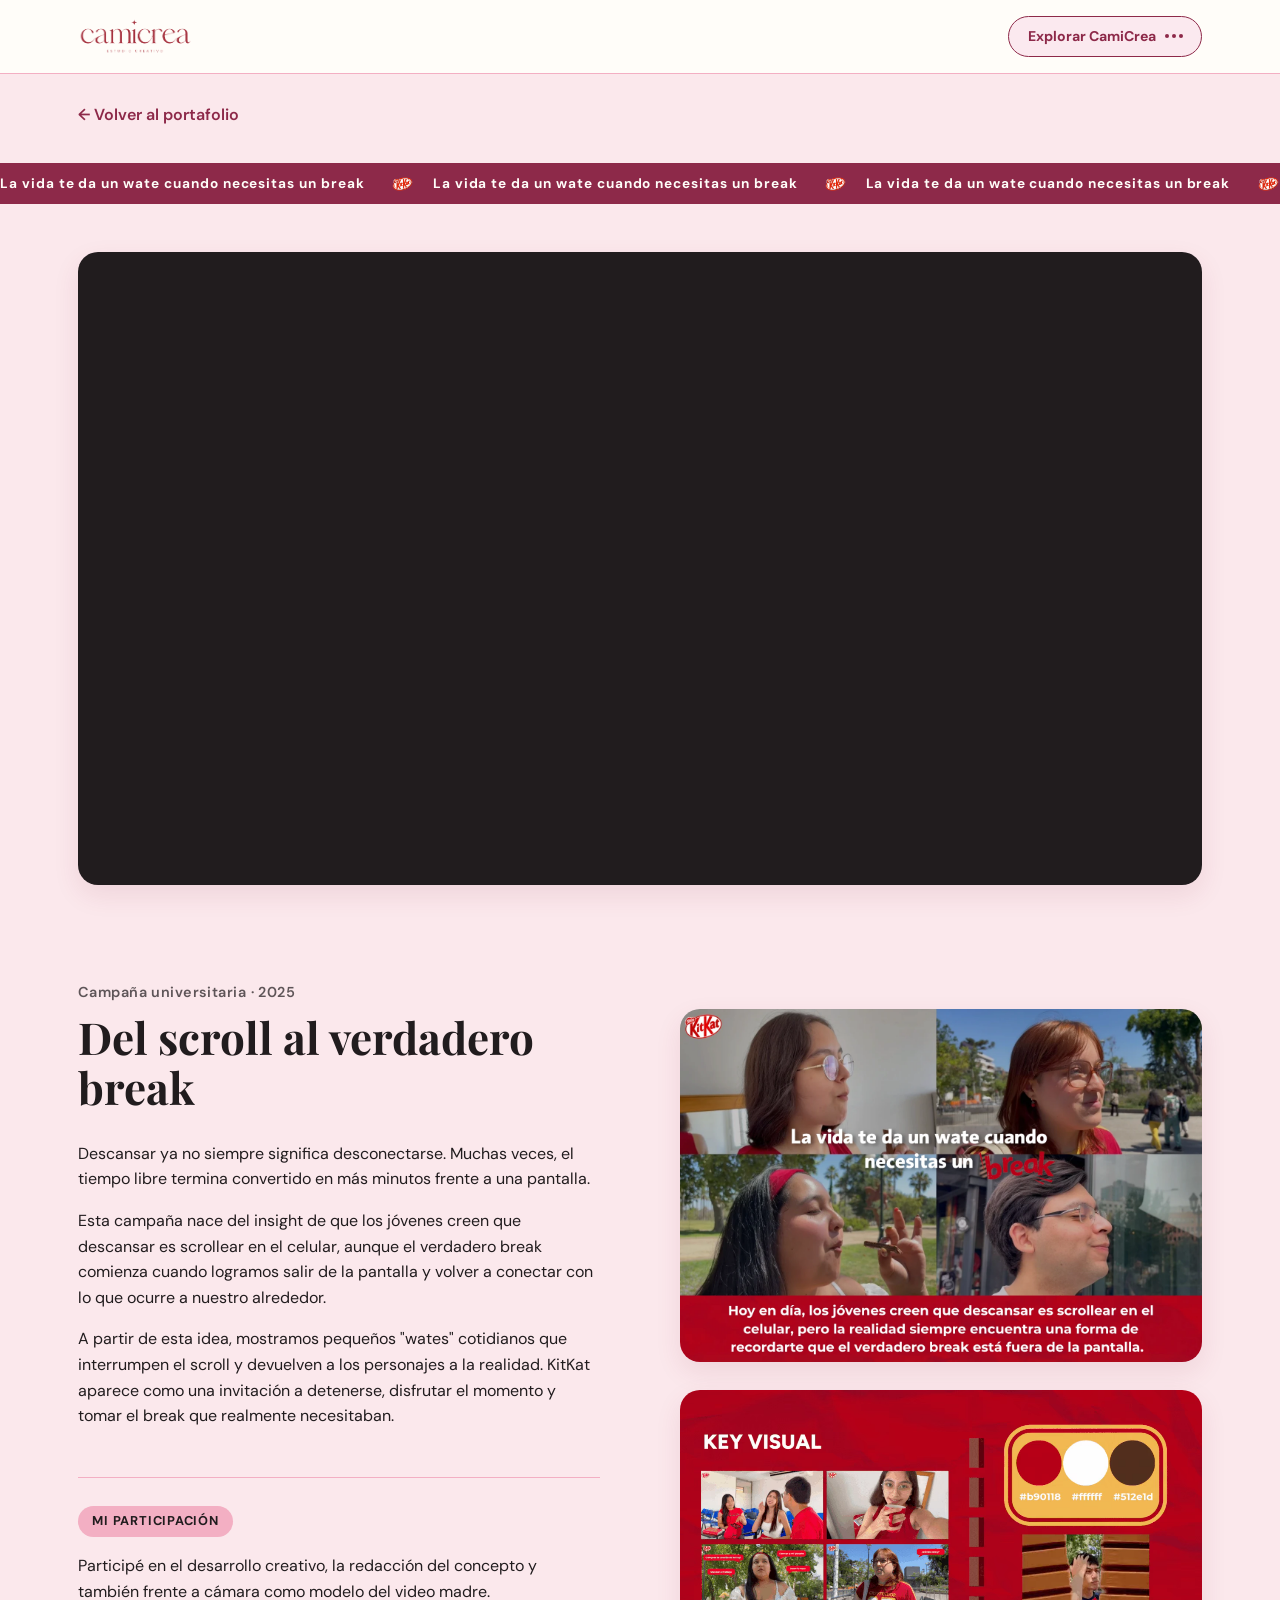
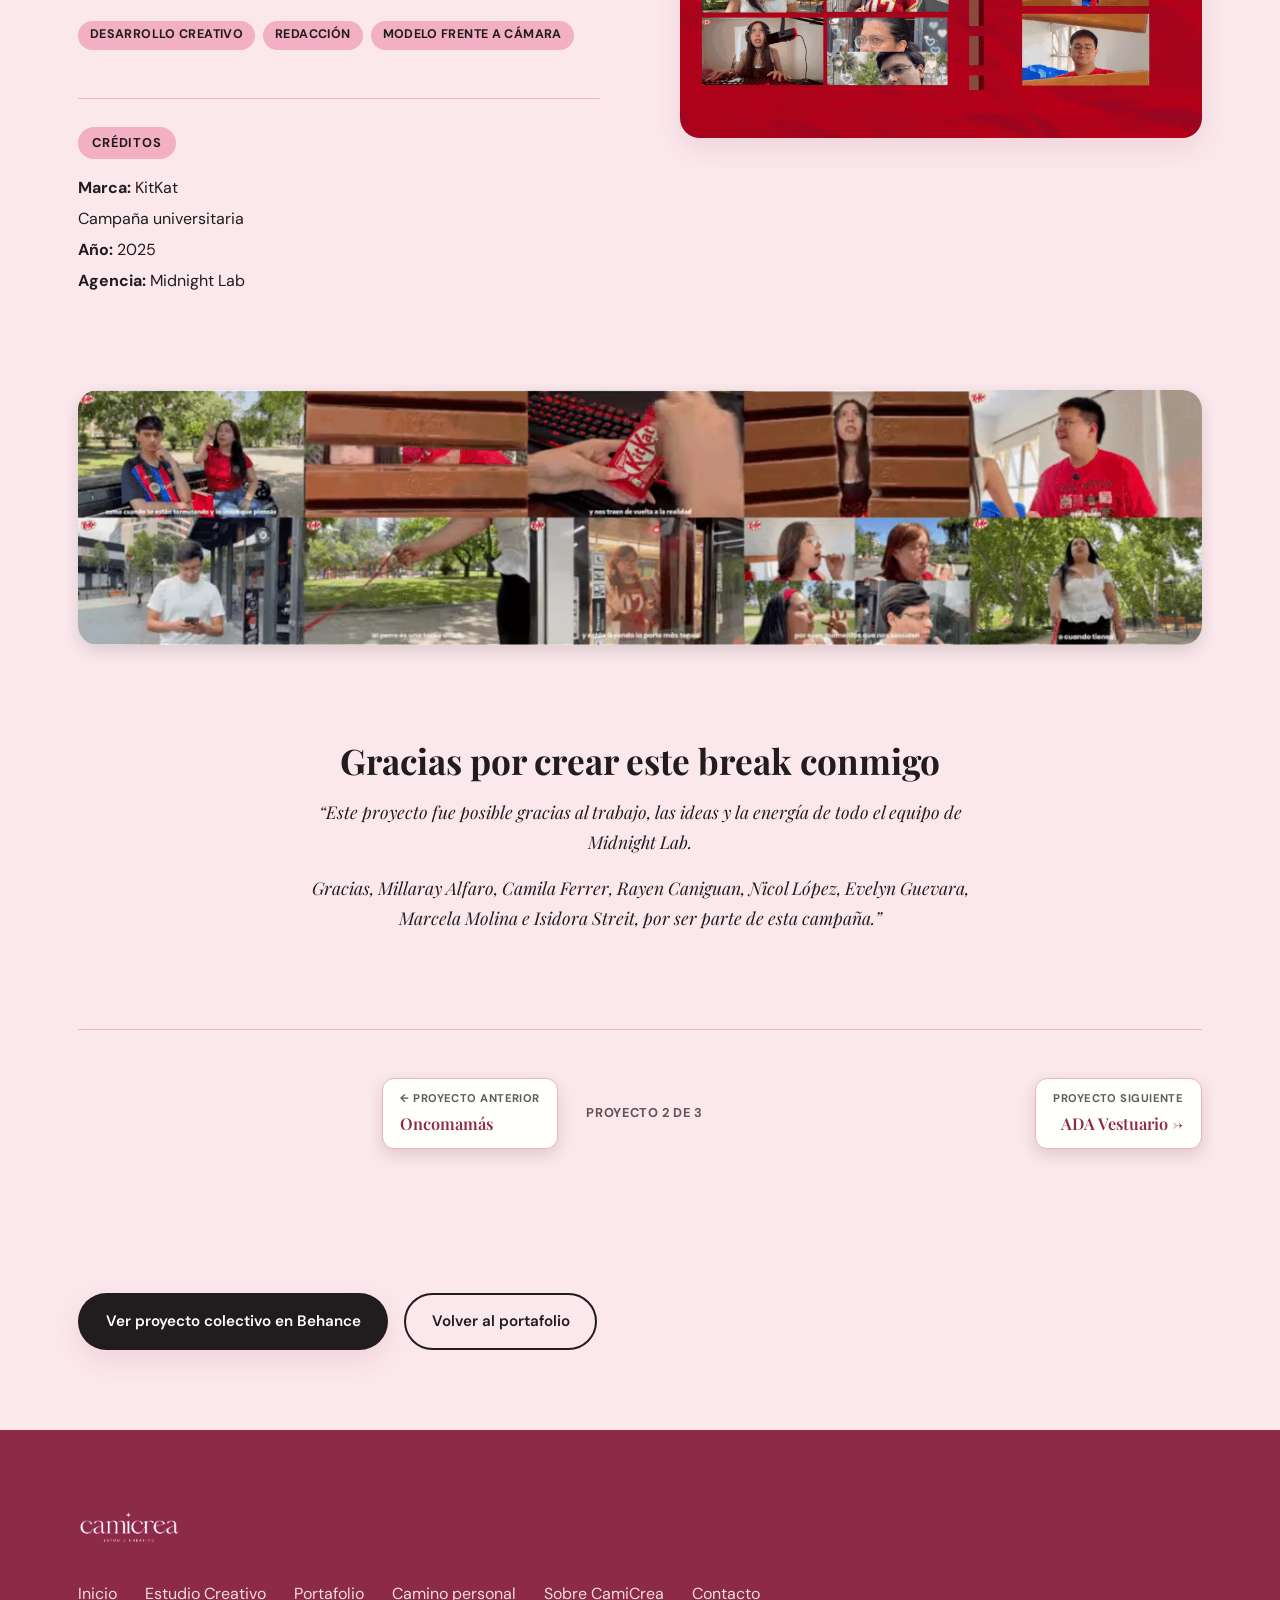
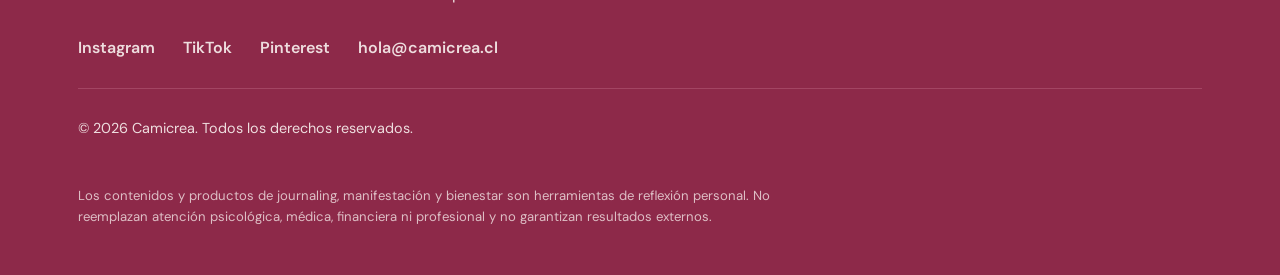
<file: proyecto-kitkat.html>
<!DOCTYPE html>
<html lang="es-CL">
<head>
  <meta charset="UTF-8">
  <meta name="viewport" content="width=device-width, initial-scale=1.0">
  <title>La vida te da un wate… cuando necesitas un break — KitKat | Camicrea</title>
  <meta name="description" content="Campaña publicitaria universitaria desarrollada en 2025 para KitKat por la agencia Midnight Lab, en la Universidad Finis Terrae. Proyecto colectivo — portafolio de Camila Henríquez, Camicrea.">
  <meta name="theme-color" content="#FFFDF9">

  <!-- Open Graph -->
  <meta property="og:type" content="article">
  <meta property="og:site_name" content="Camicrea">
  <meta property="og:title" content="La vida te da un wate… cuando necesitas un break — KitKat">
  <meta property="og:description" content="Campaña publicitaria universitaria para KitKat, desarrollada de forma colectiva por la agencia Midnight Lab (Universidad Finis Terrae, 2025).">
  <meta property="og:image" content="assets/og-camicrea.jpg">
  <meta property="og:locale" content="es_CL">

  <!-- Favicon provisional (creado con SVG propio, sin descargas externas) -->
  <link rel="icon" type="image/svg+xml" href="assets/favicon.svg">

  <!-- Tipografías: Playfair Display (serif editorial, con cursiva) + DM Sans (sans funcional) -->
  <link rel="preconnect" href="https://fonts.googleapis.com">
  <link rel="preconnect" href="https://fonts.gstatic.com" crossorigin>
  <link href="https://fonts.googleapis.com/css2?family=Caveat:wght@500;600;700&family=DM+Sans:ital,wght@0,400;0,500;0,600;0,700;1,400&family=Playfair+Display:ital,wght@0,500;0,600;0,700;0,800;1,500;1,600;1,700&display=swap" rel="stylesheet">

  <link rel="stylesheet" href="styles.css">
</head>
<body>

  <a class="skip-link" href="#contenido-principal">Saltar al contenido principal</a>

  <!-- ======================= ENCABEZADO ======================= -->
  <header class="site-header" id="header">
    <div class="container header-inner">
      <a class="logo" href="index.html">
        <img class="logo-img" src="./assets/logo-camicrea.png" alt="Camicrea Estudio Creativo">
      </a>

      <button class="nav-toggle" id="navToggle" type="button" aria-expanded="false" aria-controls="primaryNav" aria-label="Abrir menú de navegación">
        <span class="nav-toggle-texto">Explorar CamiCrea</span>
        <span class="nav-toggle-puntos" aria-hidden="true"><span></span><span></span><span></span></span>
      </button>

      <nav class="primary-nav nav-explorar" id="primaryNav" aria-label="Navegación principal">
        <ul class="nav-list explorar-grid">
          <li class="explorar-item">
            <a href="index.html#estudio" class="nav-link explorar-bloque explorar-bloque--rosa">Estudio creativo</a>
          </li>
          <li class="explorar-item">
            <a href="index.html#portafolio" class="nav-link explorar-bloque explorar-bloque--verde">Portafolio</a>
          </li>
          <li class="explorar-item">
            <a href="index.html#cuidarse" class="nav-link explorar-bloque explorar-bloque--negro">Camino personal</a>
          </li>
          <li class="explorar-item">
            <a href="index.html#escritorio" class="nav-link explorar-bloque explorar-bloque--papel">Sobre CamiCrea</a>
          </li>
          <li class="explorar-item explorar-item--ancho">
            <a href="index.html#contacto" class="nav-link explorar-bloque explorar-bloque--burdeos">Contacto</a>
          </li>
        </ul>
      </nav>
    </div>
  </header>

  <main id="contenido-principal" class="background-plano">

    <!-- ======================= VOLVER AL PORTAFOLIO ======================= -->
    <section class="detalle-proyecto-hero detalle-proyecto-hero--minima" id="portada">
      <div class="container">
        <a href="index.html#portafolio" class="detalle-proyecto-volver reveal">← Volver al portafolio</a>
      </div>
    </section>

    <!-- ======================= FRANJA ANIMADA KITKAT ======================= -->
    <div class="franja-ticker franja-ticker--kitkat reveal" aria-hidden="true">
      <div class="franja-ticker-track franja-ticker-track--kitkat">
        <span class="franja-kitkat-texto">La vida te da un wate cuando necesitas un break</span>
        <img class="franja-kitkat-logo" src="./assets/images/proyectos/kitkat-logo.png" alt="">
        <span class="franja-kitkat-texto">La vida te da un wate cuando necesitas un break</span>
        <img class="franja-kitkat-logo" src="./assets/images/proyectos/kitkat-logo.png" alt="">
        <span class="franja-kitkat-texto">La vida te da un wate cuando necesitas un break</span>
        <img class="franja-kitkat-logo" src="./assets/images/proyectos/kitkat-logo.png" alt="">
        <span class="franja-kitkat-texto">La vida te da un wate cuando necesitas un break</span>
        <img class="franja-kitkat-logo" src="./assets/images/proyectos/kitkat-logo.png" alt="">
      </div>
    </div>

    <!-- ======================= VIDEO MADRE ======================= -->
    <section class="detalle-proyecto-seccion detalle-proyecto-seccion--video">
      <div class="container">
        <div class="proyecto-video-wrap reveal">
          <iframe
            class="proyecto-video"
            src="https://www.youtube-nocookie.com/embed/PKw8OB8rKJs"
            title="Video madre de la campaña KitKat: La vida te da un wate cuando necesitas un break"
            loading="lazy"
            allow="accelerometer; clipboard-write; encrypted-media; gyroscope; picture-in-picture; web-share"
            allowfullscreen
            referrerpolicy="strict-origin-when-cross-origin"></iframe>
        </div>
      </div>
    </section>

    <!-- ======================= EXPLICACIÓN + PIEZAS DE LA CAMPAÑA ======================= -->
    <section class="detalle-proyecto-seccion">
      <div class="container">
        <div class="proyecto-dos-columnas">

          <div class="proyecto-explicacion reveal">
            <p class="proyecto-explicacion-etiqueta">Campaña universitaria · 2025</p>
            <h2 class="section-title proyecto-explicacion-subtitulo">Del scroll al verdadero break</h2>
            <div class="proyecto-explicacion-texto">
              <p>Descansar ya no siempre significa desconectarse. Muchas veces, el tiempo libre termina convertido en más minutos frente a una pantalla.</p>
              <p>Esta campaña nace del insight de que los jóvenes creen que descansar es scrollear en el celular, aunque el verdadero break comienza cuando logramos salir de la pantalla y volver a conectar con lo que ocurre a nuestro alrededor.</p>
              <p>A partir de esta idea, mostramos pequeños "wates" cotidianos que interrumpen el scroll y devuelven a los personajes a la realidad. KitKat aparece como una invitación a detenerse, disfrutar el momento y tomar el break que realmente necesitaban.</p>
            </div>

            <div class="proyecto-editorial-bloque">
              <span class="section-tag">Mi participación</span>
              <p>Participé en el desarrollo creativo, la redacción del concepto y también frente a cámara como modelo del video madre.</p>
              <ul class="producto-tags" role="list">
                <li>Desarrollo creativo</li>
                <li>Redacción</li>
                <li>Modelo frente a cámara</li>
              </ul>
            </div>

            <div class="proyecto-editorial-bloque">
              <span class="section-tag">Créditos</span>
              <ul class="proyecto-creditos-lista" role="list">
                <li><strong>Marca:</strong> KitKat</li>
                <li>Campaña universitaria</li>
                <li><strong>Año:</strong> 2025</li>
                <li><strong>Agencia:</strong> Midnight Lab</li>
              </ul>
              <!-- Créditos completos (integrantes con nombre y apellido) pendientes de confirmar. -->
            </div>
          </div>

          <div class="proyecto-piezas reveal">
            <div class="proyecto-piezas-lista">
              <button type="button" class="proyecto-pieza-item" aria-label="Ampliar imagen del insight de la campaña">
                <img src="./assets/images/proyectos/kitkat-insight.webp" alt="Insight de la campaña: cuatro escenas de jóvenes interrumpiendo su scroll para disfrutar un KitKat, con el texto “La vida te da un wate cuando necesitas un break”.">
              </button>
              <button type="button" class="proyecto-pieza-item" aria-label="Ampliar key visual de la campaña">
                <video autoplay loop muted playsinline aria-label="Key visual de la campaña: collage de escenas cotidianas junto a la paleta de colores de la campaña.">
                  <source src="./assets/images/proyectos/kitkat-key-visual.mp4" type="video/mp4">
                  <source src="./assets/images/proyectos/kitkat-key-visual.webm" type="video/webm">
                </video>
              </button>
            </div>
          </div>

        </div>
      </div>
    </section>

    <!-- ======================= TIRA PANORÁMICA (ancho completo) ======================= -->
    <section class="detalle-proyecto-seccion detalle-proyecto-seccion--tira">
      <div class="container">
        <button type="button" class="proyecto-pieza-item proyecto-pieza-item--ancha reveal" aria-label="Ampliar tira panorámica de escenas de la campaña">
          <video autoplay loop muted playsinline aria-label="Tira panorámica con distintas escenas del video madre de la campaña.">
            <source src="./assets/images/proyectos/kitkat-tira-panoramica.mp4" type="video/mp4">
            <source src="./assets/images/proyectos/kitkat-tira-panoramica.webm" type="video/webm">
          </video>
        </button>
      </div>
    </section>

    <!-- Lightbox: amplía la pieza seleccionada -->
    <div class="galeria-lightbox" id="galeriaLightbox" hidden>
      <div class="galeria-lightbox-fondo" data-cerrar-lightbox></div>
      <div class="galeria-lightbox-contenido" role="dialog" aria-modal="true" aria-label="Pieza de la campaña ampliada">
        <button type="button" class="galeria-lightbox-cerrar" data-cerrar-lightbox aria-label="Cerrar">✕</button>
        <div class="galeria-lightbox-pieza" id="galeriaLightboxPieza"></div>
      </div>
    </div>

    <!-- ======================= CIERRE ======================= -->
    <section class="detalle-proyecto-seccion">
      <div class="container">
        <div class="proyecto-agradecimiento">
          <h2 class="proyecto-agradecimiento-titulo reveal">Gracias por crear este break conmigo</h2>
          <p class="proyecto-agradecimiento-texto reveal">“Este proyecto fue posible gracias al trabajo, las ideas y la energía de todo el equipo de Midnight Lab.</p>
          <p class="proyecto-agradecimiento-texto reveal">Gracias, Millaray Alfaro, Camila Ferrer, Rayen Caniguan, Nicol López, Evelyn Guevara, Marcela Molina e Isidora Streit, por ser parte de esta campaña.”</p>
          <!--
            VIDEO DE DETRÁS DE CÁMARA / CIERRE — PENDIENTE DE ARCHIVO.
            No mostrar ningún reproductor vacío mientras tanto. Cuando
            se entregue el video real, agregar aquí un bloque igual al
            de "VIDEO MADRE" de más arriba (mismo ancho, sin autoplay
            con sonido, controles y pantalla completa).
          -->
        </div>
      </div>
    </section>

    <!-- ======================= NAVEGACIÓN ENTRE PROYECTOS ======================= -->
    <section class="detalle-proyecto-seccion">
      <div class="container">
        <nav class="proyecto-navegacion" aria-label="Navegación entre proyectos del portafolio">
          <div class="proyecto-navegacion-enlaces">
            <a href="proyecto-oncomamas.html" class="proyecto-navegacion-enlace proyecto-navegacion-anterior">
              <span class="proyecto-navegacion-etiqueta">← Proyecto anterior</span>
              <span class="proyecto-navegacion-nombre">Oncomamás</span>
            </a>
          </div>
          <span class="proyecto-navegacion-progreso">Proyecto 2 de 3</span>
          <div class="proyecto-navegacion-enlaces">
            <a href="proyecto-ada-vestuario.html" class="proyecto-navegacion-enlace proyecto-navegacion-siguiente">
              <span class="proyecto-navegacion-etiqueta">Proyecto siguiente</span>
              <span class="proyecto-navegacion-nombre">ADA Vestuario →</span>
            </a>
          </div>
        </nav>
      </div>
    </section>

    <!-- ======================= BOTONES FINALES ======================= -->
    <section class="detalle-proyecto-seccion detalle-proyecto-cta">
      <div class="container detalle-proyecto-botones">
        <a href="https://www.behance.net/gallery/240200599/La-vida-te-da-un-wate-cuando-necesitas-un-break" class="btn btn-primary" target="_blank" rel="noopener noreferrer">Ver proyecto colectivo en Behance</a>
        <a href="index.html#portafolio" class="btn btn-outline">Volver al portafolio</a>
      </div>
    </section>

  </main>

  <!-- ======================= PIE DE PÁGINA ======================= -->
  <footer class="site-footer">
    <div class="container footer-inner">
      <div class="footer-marca">
        <img class="footer-logo-img" src="./assets/logo-camicrea.png" alt="Camicrea Estudio Creativo">
      </div>

      <nav class="footer-nav" aria-label="Navegación del pie de página">
        <a href="index.html#inicio">Inicio</a>
        <a href="index.html#estudio">Estudio Creativo</a>
        <a href="index.html#portafolio">Portafolio</a>
        <a href="index.html#cuidarse">Camino personal</a>
        <a href="index.html#escritorio">Sobre CamiCrea</a>
        <a href="index.html#contacto">Contacto</a>
      </nav>

      <div class="footer-social">
        <a href="https://www.instagram.com/cvmilapazz/" target="_blank" rel="noopener noreferrer">Instagram</a>
        <a href="https://www.tiktok.com/@caamilinbombin" target="_blank" rel="noopener noreferrer">TikTok</a>
        <a href="https://pin.it/1aLr42f5K" target="_blank" rel="noopener noreferrer">Pinterest</a>
        <a href="mailto:hola@camicrea.cl">hola@camicrea.cl</a>
      </div>

      <p class="footer-derechos">© <span id="anioActual">2026</span> Camicrea. Todos los derechos reservados.</p>

      <p class="footer-aviso">Los contenidos y productos de journaling, manifestación y bienestar son herramientas de reflexión personal. No reemplazan atención psicológica, médica, financiera ni profesional y no garantizan resultados externos.</p>
    </div>
  </footer>

  <script src="script.js"></script>
</body>
</html>
</file>
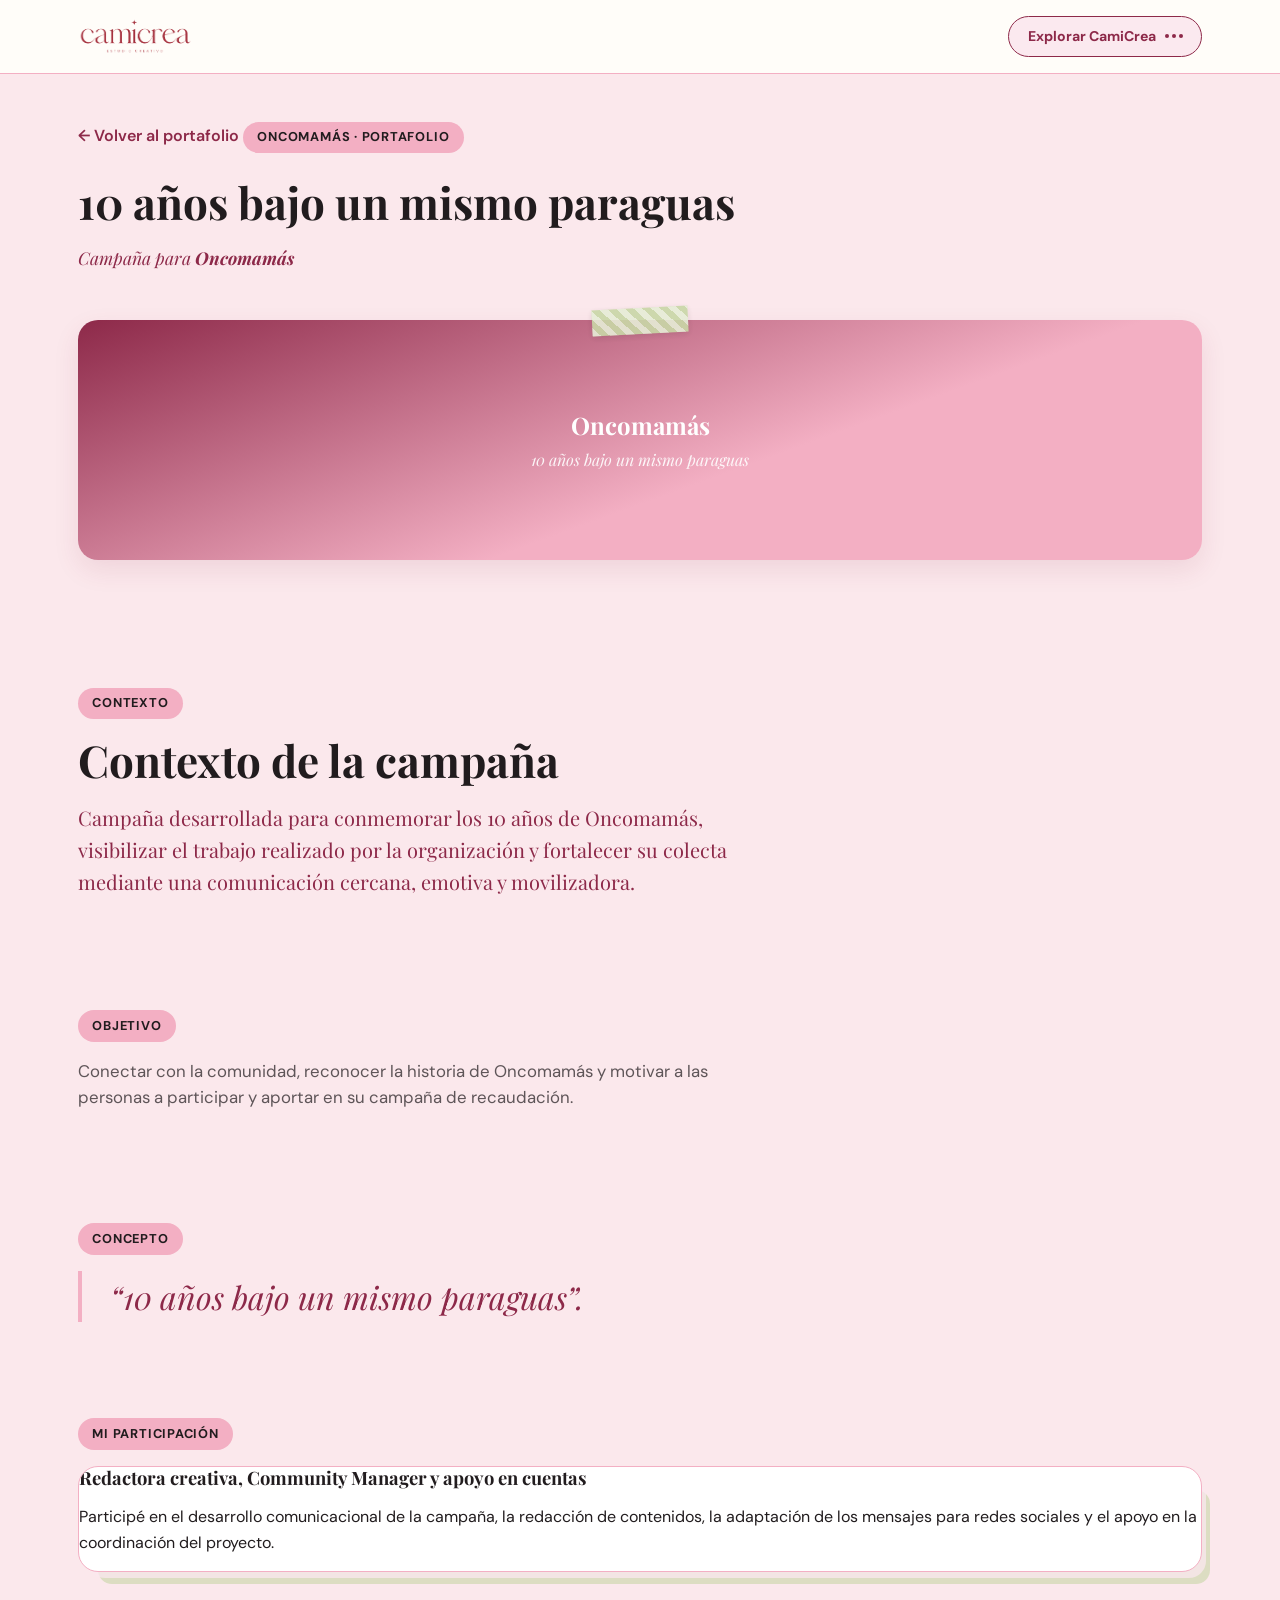
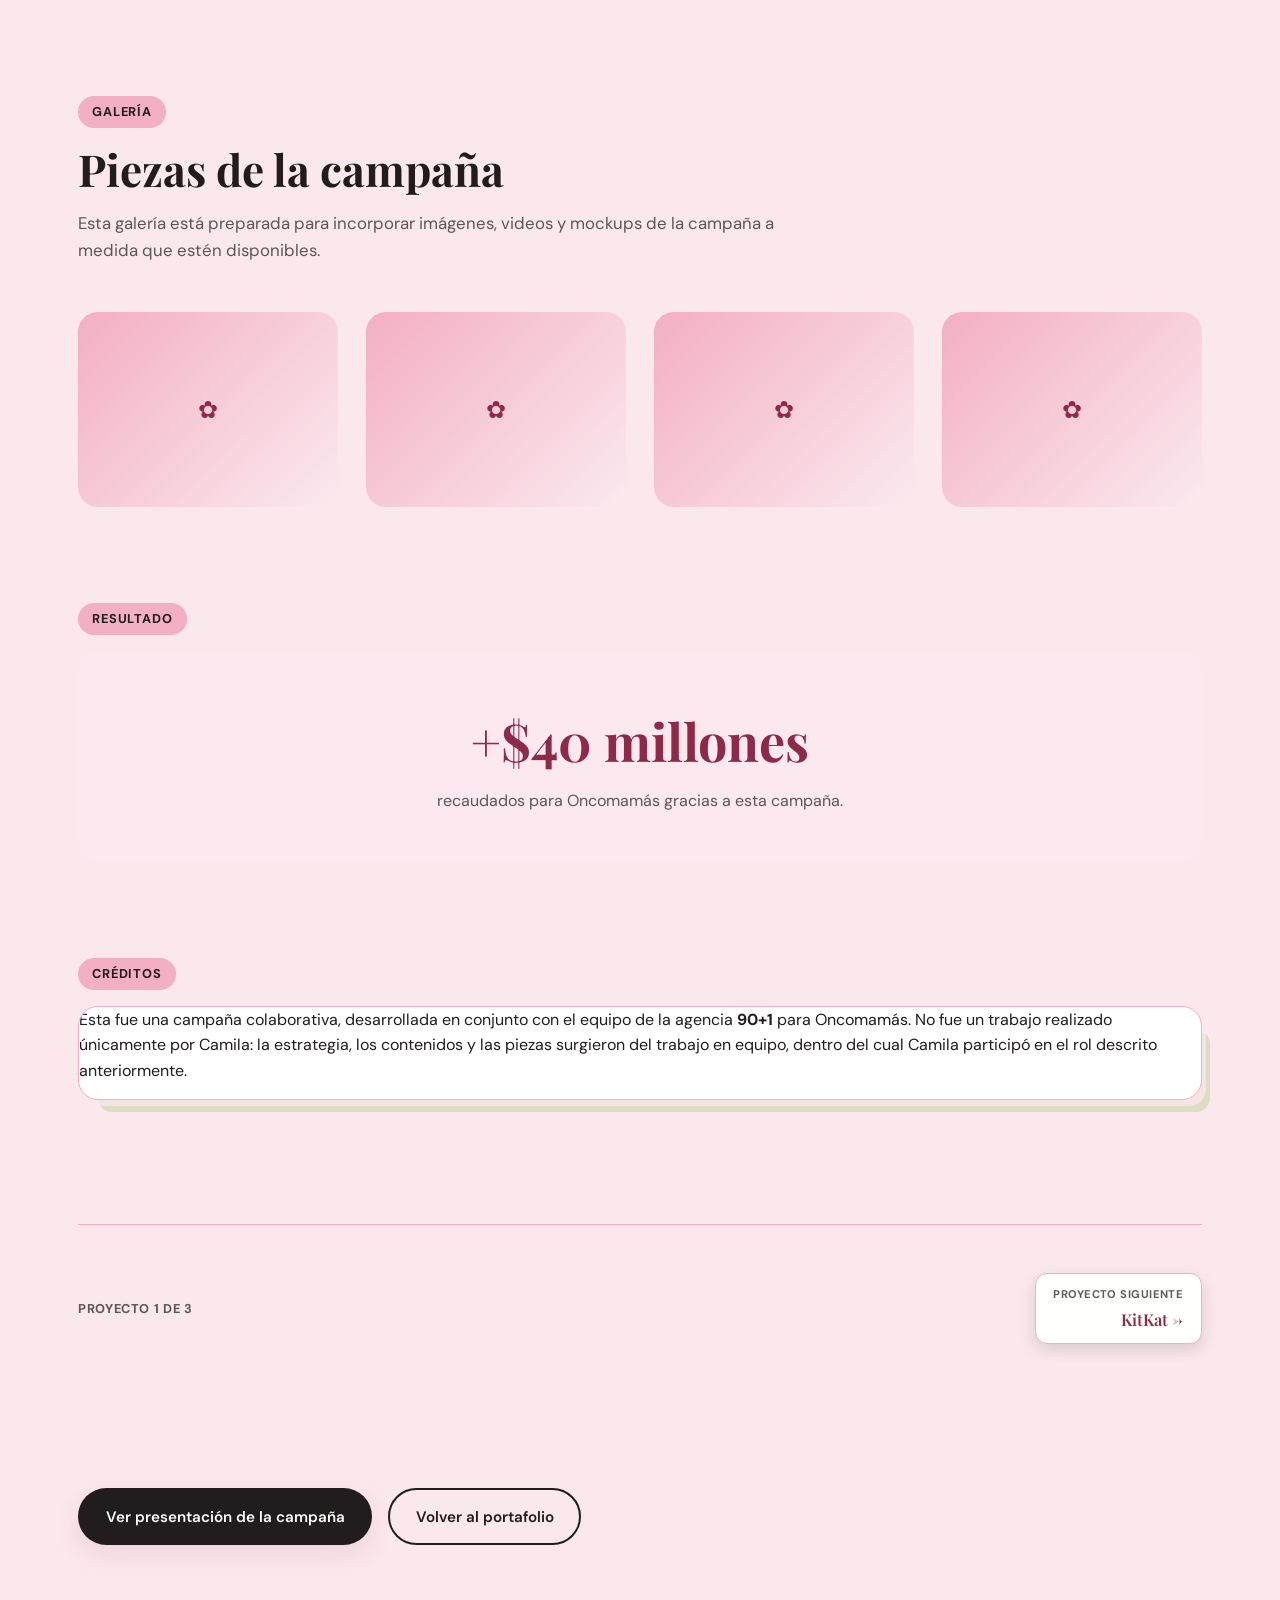
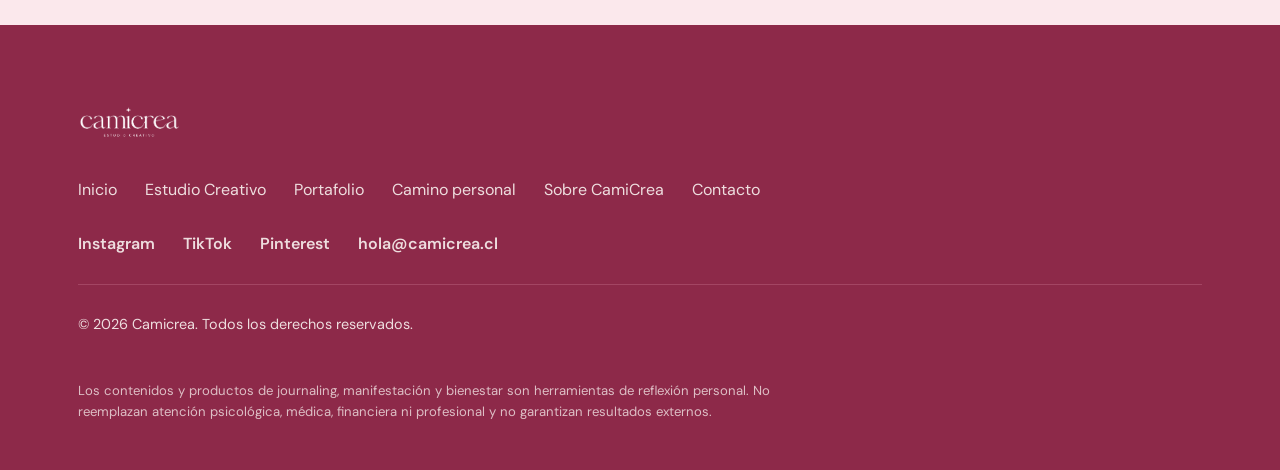
<file: proyecto-oncomamas.html>
<!DOCTYPE html>
<html lang="es-CL">
<head>
  <meta charset="UTF-8">
  <meta name="viewport" content="width=device-width, initial-scale=1.0">
  <title>10 años bajo un mismo paraguas — Oncomamás | Camicrea</title>
  <meta name="description" content="Campaña desarrollada para conmemorar los 10 años de Oncomamás, visibilizar su trabajo y fortalecer su colecta. Proyecto colaborativo — portafolio de Camila Henríquez, Camicrea.">
  <meta name="theme-color" content="#FFFDF9">

  <!-- Open Graph -->
  <meta property="og:type" content="article">
  <meta property="og:site_name" content="Camicrea">
  <meta property="og:title" content="10 años bajo un mismo paraguas — Oncomamás">
  <meta property="og:description" content="Campaña desarrollada para conmemorar los 10 años de Oncomamás, visibilizar el trabajo realizado por la organización y fortalecer su colecta.">
  <meta property="og:image" content="assets/og-camicrea.jpg">
  <meta property="og:locale" content="es_CL">

  <!-- Favicon provisional (creado con SVG propio, sin descargas externas) -->
  <link rel="icon" type="image/svg+xml" href="assets/favicon.svg">

  <!-- Tipografías: Playfair Display (serif editorial, con cursiva) + DM Sans (sans funcional) -->
  <link rel="preconnect" href="https://fonts.googleapis.com">
  <link rel="preconnect" href="https://fonts.gstatic.com" crossorigin>
  <link href="https://fonts.googleapis.com/css2?family=Caveat:wght@500;600;700&family=DM+Sans:ital,wght@0,400;0,500;0,600;0,700;1,400&family=Playfair+Display:ital,wght@0,500;0,600;0,700;0,800;1,500;1,600;1,700&display=swap" rel="stylesheet">

  <link rel="stylesheet" href="styles.css">
</head>
<body>

  <a class="skip-link" href="#contenido-principal">Saltar al contenido principal</a>

  <!-- ======================= ENCABEZADO ======================= -->
  <header class="site-header" id="header">
    <div class="container header-inner">
      <a class="logo" href="index.html">
        <img class="logo-img" src="./assets/logo-camicrea.png" alt="Camicrea Estudio Creativo">
      </a>

      <button class="nav-toggle" id="navToggle" type="button" aria-expanded="false" aria-controls="primaryNav" aria-label="Abrir menú de navegación">
        <span class="nav-toggle-texto">Explorar CamiCrea</span>
        <span class="nav-toggle-puntos" aria-hidden="true"><span></span><span></span><span></span></span>
      </button>

      <nav class="primary-nav nav-explorar" id="primaryNav" aria-label="Navegación principal">
        <ul class="nav-list explorar-grid">
          <li class="explorar-item">
            <a href="index.html#estudio" class="nav-link explorar-bloque explorar-bloque--rosa">Estudio creativo</a>
          </li>
          <li class="explorar-item">
            <a href="index.html#portafolio" class="nav-link explorar-bloque explorar-bloque--verde">Portafolio</a>
          </li>
          <li class="explorar-item">
            <a href="index.html#cuidarse" class="nav-link explorar-bloque explorar-bloque--negro">Camino personal</a>
          </li>
          <li class="explorar-item">
            <a href="index.html#escritorio" class="nav-link explorar-bloque explorar-bloque--papel">Sobre CamiCrea</a>
          </li>
          <li class="explorar-item explorar-item--ancho">
            <a href="index.html#contacto" class="nav-link explorar-bloque explorar-bloque--burdeos">Contacto</a>
          </li>
        </ul>
      </nav>
    </div>
  </header>

  <main id="contenido-principal" class="background-plano">

    <!-- ======================= PORTADA DEL PROYECTO ======================= -->
    <section class="detalle-proyecto-hero" id="portada">
      <div class="container">
        <a href="index.html#portafolio" class="detalle-proyecto-volver reveal">← Volver al portafolio</a>

        <span class="section-tag reveal">Oncomamás · Portafolio</span>
        <h1 class="section-title detalle-proyecto-titulo reveal">10 años bajo un mismo paraguas</h1>
        <p class="detalle-proyecto-marca reveal">Campaña para <strong>Oncomamás</strong></p>

        <div class="detalle-proyecto-visual reveal" aria-hidden="true">
          <span class="deco-cinta" aria-hidden="true"></span>
          <span>Oncomamás<br><small>10 años bajo un mismo paraguas</small></span>
        </div>
      </div>
    </section>

    <!-- ======================= CONTEXTO DE LA CAMPAÑA ======================= -->
    <section class="detalle-proyecto-seccion">
      <div class="container">
        <span class="section-tag reveal">Contexto</span>
        <h2 class="section-title reveal">Contexto de la campaña</h2>
        <p class="section-lead reveal">Campaña desarrollada para conmemorar los 10 años de Oncomamás, visibilizar el trabajo realizado por la organización y fortalecer su colecta mediante una comunicación cercana, emotiva y movilizadora.</p>
      </div>
    </section>

    <!-- ======================= OBJETIVO ======================= -->
    <section class="detalle-proyecto-seccion">
      <div class="container">
        <span class="section-tag reveal">Objetivo</span>
        <p class="section-text reveal">Conectar con la comunidad, reconocer la historia de Oncomamás y motivar a las personas a participar y aportar en su campaña de recaudación.</p>
      </div>
    </section>

    <!-- ======================= CONCEPTO ======================= -->
    <section class="detalle-proyecto-seccion">
      <div class="container">
        <span class="section-tag reveal">Concepto</span>
        <blockquote class="detalle-proyecto-concepto reveal">
          “10 años bajo un mismo paraguas”.
        </blockquote>
      </div>
    </section>

    <!-- ======================= ROL Y PARTICIPACIÓN DE CAMILA ======================= -->
    <section class="detalle-proyecto-seccion">
      <div class="container">
        <span class="section-tag reveal">Mi participación</span>
        <div class="metodologia reveal">
          <h2 class="detalle-proyecto-rol">Redactora creativa, Community Manager y apoyo en cuentas</h2>
          <p>Participé en el desarrollo comunicacional de la campaña, la redacción de contenidos, la adaptación de los mensajes para redes sociales y el apoyo en la coordinación del proyecto.</p>
        </div>
      </div>
    </section>

    <!-- ======================= GALERÍA ======================= -->
    <section class="detalle-proyecto-seccion">
      <div class="container">
        <span class="section-tag reveal">Galería</span>
        <h2 class="section-title reveal">Piezas de la campaña</h2>
        <p class="section-text reveal">Esta galería está preparada para incorporar imágenes, videos y mockups de la campaña a medida que estén disponibles.</p>

        <div class="galeria-proyecto-grid">
          <div class="galeria-proyecto-item reveal" aria-hidden="true"><span>✿</span></div>
          <div class="galeria-proyecto-item reveal" aria-hidden="true"><span>✿</span></div>
          <div class="galeria-proyecto-item reveal" aria-hidden="true"><span>✿</span></div>
          <div class="galeria-proyecto-item reveal" aria-hidden="true"><span>✿</span></div>
        </div>
      </div>
    </section>

    <!-- ======================= RESULTADO DE RECAUDACIÓN ======================= -->
    <section class="detalle-proyecto-seccion">
      <div class="container">
        <span class="section-tag reveal">Resultado</span>
        <div class="detalle-proyecto-resultado reveal">
          <p class="detalle-proyecto-stat">+$40 millones</p>
          <p>recaudados para Oncomamás gracias a esta campaña.</p>
        </div>
      </div>
    </section>

    <!-- ======================= CRÉDITOS ======================= -->
    <section class="detalle-proyecto-seccion">
      <div class="container">
        <span class="section-tag reveal">Créditos</span>
        <div class="metodologia reveal">
          <p>Esta fue una campaña colaborativa, desarrollada en conjunto con el equipo de la agencia <strong>90+1</strong> para Oncomamás. No fue un trabajo realizado únicamente por Camila: la estrategia, los contenidos y las piezas surgieron del trabajo en equipo, dentro del cual Camila participó en el rol descrito anteriormente.</p>
        </div>
      </div>
    </section>

    <!-- ======================= NAVEGACIÓN ENTRE PROYECTOS ======================= -->
    <section class="detalle-proyecto-seccion">
      <div class="container">
        <nav class="proyecto-navegacion" aria-label="Navegación entre proyectos del portafolio">
          <span class="proyecto-navegacion-progreso">Proyecto 1 de 3</span>
          <div class="proyecto-navegacion-enlaces">
            <a href="proyecto-kitkat.html" class="proyecto-navegacion-enlace proyecto-navegacion-siguiente">
              <span class="proyecto-navegacion-etiqueta">Proyecto siguiente</span>
              <span class="proyecto-navegacion-nombre">KitKat →</span>
            </a>
          </div>
        </nav>
      </div>
    </section>

    <!-- ======================= BOTONES FINALES ======================= -->
    <section class="detalle-proyecto-seccion detalle-proyecto-cta">
      <div class="container detalle-proyecto-botones">
        <a href="https://canva.link/7q1sc36uo6r4j44" class="btn btn-primary" target="_blank" rel="noopener noreferrer">Ver presentación de la campaña</a>
        <a href="index.html#portafolio" class="btn btn-outline">Volver al portafolio</a>
      </div>
    </section>

  </main>

  <!-- ======================= PIE DE PÁGINA ======================= -->
  <footer class="site-footer">
    <div class="container footer-inner">
      <div class="footer-marca">
        <img class="footer-logo-img" src="./assets/logo-camicrea.png" alt="Camicrea Estudio Creativo">
      </div>

      <nav class="footer-nav" aria-label="Navegación del pie de página">
        <a href="index.html#inicio">Inicio</a>
        <a href="index.html#estudio">Estudio Creativo</a>
        <a href="index.html#portafolio">Portafolio</a>
        <a href="index.html#cuidarse">Camino personal</a>
        <a href="index.html#escritorio">Sobre CamiCrea</a>
        <a href="index.html#contacto">Contacto</a>
      </nav>

      <div class="footer-social">
        <a href="https://www.instagram.com/cvmilapazz/" target="_blank" rel="noopener noreferrer">Instagram</a>
        <a href="https://www.tiktok.com/@caamilinbombin" target="_blank" rel="noopener noreferrer">TikTok</a>
        <a href="https://pin.it/1aLr42f5K" target="_blank" rel="noopener noreferrer">Pinterest</a>
        <a href="mailto:hola@camicrea.cl">hola@camicrea.cl</a>
      </div>

      <p class="footer-derechos">© <span id="anioActual">2026</span> Camicrea. Todos los derechos reservados.</p>

      <p class="footer-aviso">Los contenidos y productos de journaling, manifestación y bienestar son herramientas de reflexión personal. No reemplazan atención psicológica, médica, financiera ni profesional y no garantizan resultados externos.</p>
    </div>
  </footer>

  <script src="script.js"></script>
</body>
</html>
</file>
<file: styles.css>
/* =========================================================
   CAMICREA — Hoja de estilos
   Estética editorial, femenina y cálida.
   Variables CSS para colores, tipografía y espaciado.
   ========================================================= */

:root {
  /* Paleta de color — camicrea (rosado + verde hoja + café profundo) */
  --color-marfil: #FFFDF9;
  --color-rosa-palido: #FBE9EF;
  --color-rosa-pastel: #F3AFC3;
  --color-frambuesa: #F3AFC3;
  --color-burdeos: #8D2949;
  --color-cafe: #211C1E;
  --color-cafe-suave: rgba(33, 28, 30, 0.72);
  --color-blanco: #FFFFFF;
  --color-borde: var(--color-rosa-pastel);

  /* Paleta ampliada — escritorio creativo / scrapbook editorial */
  --color-verde-suave: #C9D7A7;
  --color-verde: #68734A;
  --color-verde-oscuro: #4E5A32;
  --color-gris-claro: #E9E5DE;
  --color-gris: #B9B2A6;
  --color-papel: #FFFFFB;

  /* Identidad propia del proyecto El Reino de los Dientes, tomada de
     su moodboard oficial (azul marino profundo, celeste y dorado del
     escudo), distinta de la paleta de KitKat. */
  --color-reino-azul: #1B3A5C;
  --color-reino-celeste: #8DB9C8;
  --color-reino-oro: #D4A72C;

  /* Tipografía */
  --fuente-serif: "Playfair Display", "Iowan Old Style", "Palatino Linotype", "Book Antiqua", Georgia, "Times New Roman", serif;
  --fuente-sans: "DM Sans", "Segoe UI", Avenir, "Helvetica Neue", Helvetica, Arial, sans-serif;
  /* Manuscrita: solo para notas personales, firmas y pequeños detalles,
     nunca para párrafos largos (queda difícil de leer en bloques). */
  --fuente-manuscrita: "Caveat", "Segoe Script", cursive;

  /* Espaciado */
  --espacio-xs: 0.5rem;
  --espacio-sm: 1rem;
  --espacio-md: 1.75rem;
  --espacio-lg: 3rem;
  --espacio-xl: 5rem;

  /* Otros */
  --radio-borde: 20px;
  --radio-borde-sm: 12px;
  --sombra-suave: 0 10px 26px rgba(141, 41, 73, 0.10);
  --sombra-papel: 0 6px 16px rgba(33, 28, 30, 0.14);
  --transicion: 0.25s ease;
  --transicion-deco: 0.45s ease;
  --ancho-maximo: 1180px;

  /* Superficies translúcidas sobre el fondo animado: mismo tono de
     papel/blanco/rosa/verde de siempre, con transparencia + blur para
     dejar ver el fondo detrás sin perder legibilidad. */
  /* Superficies de tarjetas y notas: sólidas y opacas a propósito.
     Con los nuevos fondos con textura (puntos, manuscrito, cuadrícula),
     una superficie translúcida dejaría ver el patrón a través de las
     tarjetas y perjudicaría la lectura — por eso estas variables ya
     no llevan alfa ni blur, aunque el resto de los componentes que
     las usan no cambió. */
  --superficie-papel: var(--color-papel);
  --superficie-blanco: var(--color-blanco);
  --superficie-rosa: var(--color-rosa-palido);
  --superficie-verde: var(--color-verde-suave);
  --desenfoque-superficie: none;
}

/* =================== RESET BÁSICO =================== */
*, *::before, *::after { box-sizing: border-box; }

html {
  scroll-behavior: smooth;
}

body {
  margin: 0;
  background-color: var(--color-marfil);
  color: var(--color-cafe);
  font-family: var(--fuente-sans);
  font-size: 16px;
  line-height: 1.6;
  overflow-x: hidden;
}

/* =========================================================
   FONDOS CON TEXTURA
   Tres fotografías reales (puntos, manuscrito, cuadrícula con
   flores) aplicadas por sección mediante pseudo-elementos: ::before
   es la imagen en mosaico, ::after es una capa de color semi-
   transparente encima para asegurar contraste. isolation:isolate
   mantiene ambas capas detrás del contenido real de la sección sin
   afectar el z-index del resto de la página. No se aplica opacity
   al contenedor: eso también volvería transparentes los textos y
   las tarjetas. ========= */
.textured-section {
  position: relative;
  isolation: isolate;
  background-color: var(--color-marfil);
}
.textured-section::before {
  content: "";
  position: absolute;
  inset: 0;
  z-index: -2;
  background-repeat: repeat;
  background-position: top left;
}
.textured-section::after {
  content: "";
  position: absolute;
  inset: 0;
  z-index: -1;
  pointer-events: none;
}

.background-dots::before {
  background-image: url("./assets/images/fondos/fondo-puntos.jpg");
  background-size: 200px auto;
}
.background-dots::after { background: rgba(251, 232, 236, 0.4); }
.background-dots--tarjetas::after { background: rgba(251, 232, 236, 0.62); }

.background-script::before {
  background-image: url("./assets/images/fondos/fondo-manuscrito.jpg");
  background-size: 320px auto;
}
.background-script::after { background: rgba(255, 249, 247, 0.82); }
.background-script--sutil::after { background: rgba(255, 249, 247, 0.92); }

.background-grid-flowers::before {
  background-image: url("./assets/images/fondos/fondo-cuadricula-flores.jpg");
  background-size: 320px auto;
}
.background-grid-flowers::after { background: rgba(255, 255, 255, 0.35); }
.background-grid-flowers--sutil::after { background: rgba(255, 255, 255, 0.6); }

.background-plano { background-color: #FBE8EC; }

@media (max-width: 640px) {
  .background-dots::before { background-size: 130px auto; }
  .background-script::before { background-size: 220px auto; }
  .background-grid-flowers::before { background-size: 220px auto; }
}

img { max-width: 100%; display: block; }

h1, h2, h3, h4 {
  font-family: var(--fuente-serif);
  font-weight: 700;
  line-height: 1.15;
  margin: 0 0 var(--espacio-sm);
  color: var(--color-cafe);
}

p { margin: 0 0 var(--espacio-sm); }

ul { list-style: none; margin: 0; padding: 0; }

a { color: var(--color-burdeos); text-decoration: none; }

button { font-family: inherit; cursor: pointer; }

/* Menciones visibles del nombre "CamiCrea" dentro de texto corrido
   (párrafos y titulares sobre fondo claro). Evoca la tipografía serif
   e itálica del logo sin convertir el texto en imagen. No se aplica
   dentro de botones, insignias (section-tag) ni el pie de página
   oscuro, donde el burdeos perdería contraste o chocaría con el
   tratamiento tipográfico de esos componentes. */
.marca-camicrea {
  font-family: var(--fuente-serif);
  font-style: italic;
  color: var(--color-burdeos);
}

/* Manuscrita: para notas personales, firmas y pequeños detalles
   puntuales. No se usa en párrafos largos: a ese tamaño de bloque
   pierde legibilidad. */
.manuscrita {
  font-family: var(--fuente-manuscrita);
  font-weight: 600;
}

.container {
  width: 100%;
  max-width: var(--ancho-maximo);
  margin: 0 auto;
  padding: 0 var(--espacio-md);
}

/* =================== ACCESIBILIDAD =================== */
.skip-link {
  position: absolute;
  left: -999px;
  top: 0;
  background: var(--color-burdeos);
  color: var(--color-blanco);
  padding: 0.75rem 1.25rem;
  border-radius: 0 0 var(--radio-borde-sm) 0;
  z-index: 1000;
}
.skip-link:focus {
  left: 0;
}

a:focus-visible,
button:focus-visible,
input:focus-visible,
select:focus-visible,
textarea:focus-visible {
  outline: 3px solid var(--color-burdeos);
  outline-offset: 2px;
}

@media (prefers-reduced-motion: reduce) {
  html { scroll-behavior: auto; }
  *, *::before, *::after {
    animation-duration: 0.001ms !important;
    animation-iteration-count: 1 !important;
    transition-duration: 0.001ms !important;
    scroll-behavior: auto !important;
  }
}

/* =================== BOTONES =================== */
.btn {
  display: inline-flex;
  align-items: center;
  justify-content: center;
  gap: 0.5rem;
  padding: 0.9rem 1.6rem;
  border-radius: 999px;
  font-weight: 600;
  font-size: 0.95rem;
  border: 2px solid transparent;
  transition: transform var(--transicion), box-shadow var(--transicion), background-color var(--transicion), color var(--transicion);
  min-height: 48px;
}

.btn-primary {
  background-color: var(--color-cafe);
  color: var(--color-marfil);
  box-shadow: var(--sombra-suave);
}
.btn-primary:hover { background-color: var(--color-burdeos); transform: translateY(-2px); }

.btn-secondary {
  background-color: var(--color-burdeos);
  color: var(--color-blanco);
}
.btn-secondary:hover { background-color: var(--color-cafe); transform: translateY(-2px); }

.btn-outline {
  background-color: transparent;
  color: var(--color-cafe);
  border-color: var(--color-cafe);
}
.btn-outline:hover { background-color: var(--color-cafe); color: var(--color-blanco); }

.btn.is-disabled,
.btn:disabled {
  opacity: 0.6;
  cursor: not-allowed;
  box-shadow: none;
}
.btn.is-disabled:hover,
.btn:disabled:hover { transform: none; }

/* =================== ENCABEZADO =================== */
.site-header {
  position: sticky;
  top: 0;
  z-index: 500;
  background-color: rgba(255, 253, 249, 0.92);
  backdrop-filter: blur(8px);
  border-bottom: 1px solid var(--color-borde);
}

.header-inner {
  display: flex;
  align-items: center;
  justify-content: space-between;
  padding-top: var(--espacio-sm);
  padding-bottom: var(--espacio-sm);
  gap: var(--espacio-sm);
}

.logo {
  display: inline-flex;
  align-items: center;
  white-space: nowrap;
}
.logo-img {
  height: 38px;
  width: auto;
  display: block;
}

/* =================== NAVEGACIÓN: "EXPLORAR CAMICREA" ===================
   Botón simple (texto + tres puntos, sin ícono de carpeta) que abre un
   panel con accesos directos a cada sección, presentados como bloques
   de color — no como carpetas, archivos ni ventana de computador. */
.nav-toggle {
  display: flex;
  align-items: center;
  gap: 0.55rem;
  padding: 0.65rem 1.15rem;
  background-color: var(--color-rosa-palido);
  border: 1.5px solid var(--color-burdeos);
  border-radius: 999px;
  color: var(--color-burdeos);
  font-family: var(--fuente-sans);
  font-weight: 700;
  font-size: 0.88rem;
  transition: background-color var(--transicion), color var(--transicion), transform var(--transicion);
}
.nav-toggle:hover,
.nav-toggle:focus-visible {
  background-color: var(--color-burdeos);
  color: var(--color-rosa-palido);
  transform: translateY(-1px);
}
.nav-toggle-puntos {
  display: inline-flex;
  align-items: center;
  gap: 3px;
}
.nav-toggle-puntos span {
  width: 4px;
  height: 4px;
  border-radius: 50%;
  background-color: currentColor;
  transition: transform var(--transicion);
}
.nav-toggle[aria-expanded="true"] .nav-toggle-puntos span:nth-child(2) { transform: translateY(-2px); }
@media (max-width: 420px) {
  .nav-toggle-texto { display: none; }
  .nav-toggle { padding: 0.7rem; }
}
@media (prefers-reduced-motion: reduce) {
  .nav-toggle { transition: none; }
  .nav-toggle-puntos span { transition: none; }
}

.primary-nav {
  position: absolute;
  top: calc(100% + 10px);
  right: 0;
  width: min(360px, 100vw);
  background-color: var(--superficie-blanco);
  border: 1px solid var(--color-borde);
  border-radius: var(--radio-borde);
  box-shadow: var(--sombra-suave);
  padding: var(--espacio-md);
  max-height: calc(100vh - 100%);
  overflow-y: auto;
  overflow-x: hidden;
  transform: translateY(-8px);
  opacity: 0;
  visibility: hidden;
  pointer-events: none;
  transition: transform var(--transicion), opacity var(--transicion);
  z-index: 500;
}
.primary-nav.is-open {
  transform: translateY(0);
  opacity: 1;
  visibility: visible;
  pointer-events: auto;
}

.explorar-grid {
  display: grid;
  grid-template-columns: repeat(2, 1fr);
  gap: 0.65rem;
}

.explorar-item {
  opacity: 0;
  transform: translateY(-10px);
  transition: opacity 0.3s ease, transform 0.3s ease;
}
.explorar-item.is-visible {
  opacity: 1;
  transform: translateY(0);
}
.explorar-item--ancho { grid-column: 1 / -1; }

.explorar-bloque {
  display: flex;
  align-items: center;
  justify-content: center;
  width: 100%;
  min-height: 84px;
  padding: 0.9rem;
  border-radius: 18px;
  text-align: center;
  text-decoration: none;
  font-weight: 700;
  font-size: 0.92rem;
  color: var(--color-cafe);
  background-color: var(--color-rosa-palido);
  transition: transform var(--transicion-deco), box-shadow var(--transicion-deco);
}
.explorar-bloque:hover,
.explorar-bloque:focus-visible {
  transform: translateY(-3px);
  box-shadow: var(--sombra-papel);
  outline: none;
}

.explorar-bloque--rosa { background-color: var(--color-rosa-pastel); }
.explorar-bloque--verde { background-color: var(--color-verde-suave); }
.explorar-bloque--negro { background-color: var(--color-cafe); color: var(--color-rosa-palido); }
.explorar-bloque--papel { background-color: var(--color-papel); border: 1.5px solid var(--color-burdeos); }
.explorar-bloque--burdeos { background-color: var(--color-burdeos); color: var(--color-rosa-palido); }

/* Bloque activo: aro burdeos sutil, sin depender del color de fondo */
.explorar-bloque.esta-activo {
  box-shadow: 0 0 0 2px var(--color-burdeos);
}

@media (max-width: 520px) {
  .primary-nav {
    width: 100vw;
    right: 0;
    border-radius: 0 0 var(--radio-borde) var(--radio-borde);
  }
}

@media (prefers-reduced-motion: reduce) {
  .explorar-item,
  .explorar-bloque { transition: none; }
}

/* =================== SECCIONES GENERALES =================== */
section { padding: var(--espacio-xl) 0; position: relative; }

/* Las ventanas que empiezan con una franja animada a sangre (Estudio
   Creativo, Crear también es cuidarse) no deben heredar el padding
   superior de .section: la franja debe quedar pegada al encabezado,
   sin un bloque en blanco antes. El espacio se recupera después de la
   franja, sobre el primer bloque de contenido. */
.estudio, .journaling { padding-top: 0; }
.estudio > .ventana-bloque:first-of-type,
.journaling > .ventana-bloque:first-of-type {
  padding-top: var(--espacio-xl);
}

/* =================== NAVEGACIÓN POR VENTANAS ===================
   El sitio se organiza en "ventanas" (una por ítem del menú principal).
   Solo una ventana está visible a la vez; script.js controla el cambio
   según el hash de la URL, sin recargar la página. */
.site-window[hidden] { display: none; }

.site-window {
  opacity: 0;
  transition: opacity 0.25s ease;
}
.site-window.ventana-activa { opacity: 1; }

@media (prefers-reduced-motion: reduce) {
  .site-window { transition: none; }
}

/* Cuando dos secciones antiguas se unen dentro de una misma ventana,
   cada bloque conserva su propio ancho de contenedor y se separa del
   siguiente con una línea sutil, en vez de fundirse sin límites. */
.ventana-bloque + .ventana-bloque {
  margin-top: var(--espacio-xl);
  padding-top: var(--espacio-xl);
  border-top: 1px solid var(--color-borde);
}

/* Cinta de categorías: franja angosta que se desplaza en bucle con
   los nombres reales de los servicios, a modo de encabezado decorativo
   de la ventana Estudio Creativo. */
.cinta-categorias {
  overflow: hidden;
  background-color: var(--color-burdeos);
  color: var(--color-marfil);
  padding: 0.55rem 0;
}
.cinta-categorias-track {
  display: flex;
  width: max-content;
  animation: desplazar-cinta 28s linear infinite;
}
.cinta-categorias-track span {
  white-space: nowrap;
  font-size: 0.82rem;
  font-weight: 700;
  letter-spacing: 0.08em;
  text-transform: uppercase;
  padding-right: 0.4rem;
}
.cinta-categorias:hover .cinta-categorias-track,
.cinta-categorias:focus-within .cinta-categorias-track { animation-play-state: paused; }
@keyframes desplazar-cinta {
  from { transform: translateX(0); }
  to { transform: translateX(-50%); }
}

/* Franjas animadas adicionales: mismo mecanismo de bucle continuo que
   .cinta-categorias, en distintos tonos de la paleta, para marcar ritmo
   entre secciones. Se detienen al pasar el cursor o el foco. */
.franja-ticker {
  overflow: hidden;
  padding: 0.6rem 0;
}
.franja-ticker-track {
  display: flex;
  width: max-content;
  animation: desplazar-cinta 24s linear infinite;
}
.franja-ticker-track span {
  white-space: nowrap;
  font-size: 0.85rem;
  font-weight: 700;
  letter-spacing: 0.07em;
  padding-right: 0.5rem;
}
.franja-ticker:hover .franja-ticker-track,
.franja-ticker:focus-within .franja-ticker-track { animation-play-state: paused; }
.franja-ticker--rosa { background-color: var(--color-rosa-pastel); color: var(--color-cafe); }
.franja-ticker--negro { background-color: var(--color-cafe); color: var(--color-rosa-pastel); }
.franja-ticker--verde { background-color: var(--color-verde-suave); color: var(--color-burdeos); }
@media (prefers-reduced-motion: reduce) {
  .cinta-categorias-track,
  .franja-ticker-track { animation: none; }
  .cinta-categorias,
  .franja-ticker { overflow-x: auto; }
}

/* Corte de cuaderno: pequeña pausa visual, tipo encuadernado en espiral,
   entre el bloque de servicios y "¿Cómo trabajamos?". Puramente decorativo. */
.corte-cuaderno {
  max-width: 620px;
  margin: 0 auto;
  padding: var(--espacio-md) var(--espacio-md) 0;
}
.corte-cuaderno-anillas {
  display: block;
  height: 20px;
  border-top: 2px dashed var(--color-gris);
  background-image: radial-gradient(circle, var(--color-cafe-suave) 0 3px, transparent 3.5px);
  background-repeat: repeat-x;
  background-position: top center;
  background-size: 30px 20px;
  opacity: 0.5;
}

/* El estado activo real de la navegación lo resuelve .carpeta-nav.esta-activo
   (ver =================== NAVEGACIÓN COMO PILA DE CARPETAS ===================). */

/* =================== VOCABULARIO DECORATIVO ===================
   Piezas visuales de escritorio creativo (clip, chincheta, cinta,
   flor, lazo, brillo, sujetador) dibujadas como SVG en línea, sin
   descargas externas. Son puramente decorativas — se marcan
   aria-hidden en el HTML — y cada ventana usa solo una o dos como
   protagonistas, nunca todas a la vez. */
.deco,
.deco-clip,
.deco-pin,
.deco-lazo,
.deco-brillo,
.deco-sujetador,
.deco-boton-costura {
  position: absolute;
  pointer-events: none;
  background-repeat: no-repeat;
  background-size: contain;
  z-index: 2;
}

.deco-clip {
  width: 26px;
  height: 40px;
  background-image: url("data:image/svg+xml,%3Csvg xmlns='http://www.w3.org/2000/svg' viewBox='0 0 40 60'%3E%3Cpath d='M12 14a8 8 0 0 1 16 0v28a5 5 0 0 1-10 0V20a2 2 0 0 1 4 0v20' fill='none' stroke='%23B9B2A6' stroke-width='3' stroke-linecap='round'/%3E%3C/svg%3E");
}

.deco-pin {
  width: 19px;
  height: 30px;
  background-image: url("data:image/svg+xml,%3Csvg xmlns='http://www.w3.org/2000/svg' viewBox='0 0 32 42'%3E%3Cellipse cx='16' cy='30' rx='3' ry='1.4' fill='%23000' opacity='0.12'/%3E%3Cline x1='16' y1='22' x2='16' y2='31' stroke='%238D2949' stroke-width='1.6' stroke-linecap='round'/%3E%3Cpath d='M16 4C22 4 26 8 26 13C26 17 23 19.5 16 22C9 19.5 6 17 6 13C6 8 10 4 16 4Z' fill='%23F3AFC3'/%3E%3Cpath d='M10 8C11.5 6 14 5 16 5C13 6.5 11 9 10.5 12C10 10.5 9.7 9 10 8Z' fill='%23fff' opacity='0.35'/%3E%3C/svg%3E");
}
.deco-pin--verde {
  background-image: url("data:image/svg+xml,%3Csvg xmlns='http://www.w3.org/2000/svg' viewBox='0 0 32 42'%3E%3Cellipse cx='16' cy='30' rx='3' ry='1.4' fill='%23000' opacity='0.12'/%3E%3Cline x1='16' y1='22' x2='16' y2='31' stroke='%2368734A' stroke-width='1.6' stroke-linecap='round'/%3E%3Cpath d='M16 4C22 4 26 8 26 13C26 17 23 19.5 16 22C9 19.5 6 17 6 13C6 8 10 4 16 4Z' fill='%23C9D7A7'/%3E%3Cpath d='M10 8C11.5 6 14 5 16 5C13 6.5 11 9 10.5 12C10 10.5 9.7 9 10 8Z' fill='%23fff' opacity='0.35'/%3E%3C/svg%3E");
}

.deco-lazo {
  width: 42px;
  height: 30px;
  background-image: url("data:image/svg+xml,%3Csvg xmlns='http://www.w3.org/2000/svg' viewBox='0 0 52 34'%3E%3Cpath d='M26 15C20 8 10 5 5 8C2 10 2 15 5 17C10 20 20 18 26 15Z' fill='%238D2949'/%3E%3Cpath d='M26 15C32 8 42 5 47 8C50 10 50 15 47 17C42 20 32 18 26 15Z' fill='%238D2949'/%3E%3Cpath d='M14 9C16 11 17 13 17 15' stroke='%23F3AFC3' stroke-width='1' fill='none' opacity='0.5'/%3E%3Cpath d='M38 9C36 11 35 13 35 15' stroke='%23F3AFC3' stroke-width='1' fill='none' opacity='0.5'/%3E%3Cpath d='M26 15L24 26L26 24L28 26Z' fill='%238D2949'/%3E%3Ccircle cx='26' cy='15' r='4' fill='%23F3AFC3'/%3E%3C/svg%3E");
}

.deco-brillo {
  width: 16px;
  height: 16px;
  background-image: url("data:image/svg+xml,%3Csvg xmlns='http://www.w3.org/2000/svg' viewBox='0 0 30 30'%3E%3Cpath d='M15 2 L18 12 L28 15 L18 18 L15 28 L12 18 L2 15 L12 12 Z' fill='%23F3AFC3'/%3E%3C/svg%3E");
}

.deco-sujetador {
  width: 52px;
  height: 34px;
  background-image: url("data:image/svg+xml,%3Csvg xmlns='http://www.w3.org/2000/svg' viewBox='0 0 60 42'%3E%3Cpath d='M23 15C23 9 27 5 30 5C33 5 37 9 37 15' fill='none' stroke='%23B9B2A6' stroke-width='3'/%3E%3Cpath d='M15 15L45 15L39 30L21 30Z' fill='%23B9B2A6'/%3E%3Cpath d='M12 15L20 15L14 24Z' fill='%238C8578'/%3E%3Cpath d='M48 15L40 15L46 24Z' fill='%238C8578'/%3E%3C/svg%3E");
}

/* Botón de costura: pequeño detalle circular tipo botón cosido, para
   variar los acentos de esquina de las notas sin repetir siempre el
   mismo clip. */
.deco-boton-costura {
  width: 20px;
  height: 20px;
  background-image: url("data:image/svg+xml,%3Csvg xmlns='http://www.w3.org/2000/svg' viewBox='0 0 32 32'%3E%3Ccircle cx='16' cy='16' r='13' fill='none' stroke='%238D2949' stroke-width='2.5'/%3E%3Ccircle cx='12' cy='12' r='1.6' fill='%238D2949'/%3E%3Ccircle cx='20' cy='12' r='1.6' fill='%238D2949'/%3E%3Ccircle cx='12' cy='20' r='1.6' fill='%238D2949'/%3E%3Ccircle cx='20' cy='20' r='1.6' fill='%238D2949'/%3E%3C/svg%3E");
}

.deco-cinta {
  position: absolute;
  background: repeating-linear-gradient(45deg, rgba(255,255,255,0.55) 0 6px, transparent 6px 12px), var(--color-verde-suave);
  opacity: 0.9;
  box-shadow: 0 2px 6px rgba(33, 28, 30, 0.12);
  pointer-events: none;
  z-index: 2;
}

/* =================== FLORES DECORATIVAS =================== */
/* Recortes florales reales (PNG con transparencia) integrados como
   acentos editoriales puntuales: nunca de fondo completo, nunca
   tapando texto, botones ni menú. Cada una tiene un movimiento propio
   y sutil (6-10s). Con prefers-reduced-motion quedan estáticas gracias
   a la regla global de accesibilidad ya definida más arriba. */
.flor-decorativa {
  position: absolute;
  object-fit: contain;
  pointer-events: none;
  user-select: none;
  filter: drop-shadow(0 14px 22px rgba(33, 28, 30, 0.16));
}

/* Inicio: gladiolo entrando desde el borde derecho, detrás del
   contenido (mismo nivel que los hero-blob). El contenedor separado
   permite sumar parallax (JS, solo escritorio) sin pisar la
   animación de flotación del propio recorte. */
.flor-gladiolo-parallax {
  position: absolute;
  right: -8%;
  top: 6%;
  z-index: 0;
  pointer-events: none;
  transition: transform 0.3s ease-out;
}
.flor-gladiolo {
  position: static;
  height: clamp(420px, 46vw, 650px);
  width: auto;
  animation: flor-flotar-a 9s ease-in-out infinite;
}
@media (max-width: 640px) {
  .flor-gladiolo-parallax { right: -22px; top: -6px; }
  .flor-gladiolo { height: 190px; }
}

/* Estudio creativo: alstroemeria apoyada sobre el encabezado, detrás
   de las tarjetas de servicios (orden natural del documento). */
.flor-alstroemeria {
  top: 6px;
  right: 0;
  width: clamp(120px, 15vw, 200px);
  z-index: 0;
  opacity: 0.95;
  animation: flor-flotar-b 8s ease-in-out infinite;
}
.flor-alstroemeria-brillo { top: 4px; right: clamp(126px, 16vw, 210px); }

/* ¿Cómo trabajamos?: lirio sujeto con clip a la nota */
.flor-lirio {
  top: -30px;
  right: 20px;
  width: clamp(90px, 11vw, 140px);
}

/* Portafolio: hibisco asomando desde detrás del primer archivo,
   con leve inclinación de reposo; sube y gira un poco al pasar el
   cursor por esa misma tarjeta. */
.flor-hibisco {
  top: -32px;
  left: -24px;
  width: clamp(90px, 12vw, 140px);
  transform: rotate(-6deg);
  transition: transform 0.6s ease;
}
.proyecto-card:hover .flor-hibisco,
.proyecto-card:focus-within .flor-hibisco {
  transform: translateY(-11px) rotate(-4deg);
}

/* Crear también es cuidarse: loto como elemento floral principal,
   integrado sobre la primera nota de la sección. */
.flor-loto {
  top: -78px;
  right: -10px;
  left: auto;
  width: clamp(120px, 15vw, 190px);
  z-index: 0;
  animation: flor-flotar-c 10s ease-in-out infinite;
}
.flor-loto-brillo { top: -34px; right: clamp(128px, 16vw, 198px); }

/* Contacto: capullo ilustrado junto al CTA "Hagámosla florecer" que
   se abre al entrar en pantalla (ver script.js) y queda con un vaivén
   orgánico muy leve. Fondo transparente, sin posicionamiento absoluto
   para no arriesgar desbordes; prefers-reduced-motion ya colapsa
   duraciones de transición/animación de forma global (ver más abajo). */
.flor-capullo {
  display: inline-block;
  vertical-align: middle;
  width: 40px;
  height: auto;
  margin-left: 0.4rem;
  overflow: visible;
  transform-origin: 30px 64px;
  filter: drop-shadow(0 4px 8px rgba(33, 28, 30, 0.12));
}
.flor-capullo.is-open {
  animation: capullo-vaiven 7s ease-in-out infinite;
}
.capullo-tallo {
  fill: none;
  stroke: var(--color-verde);
  stroke-width: 1.6;
  stroke-linecap: round;
}
.capullo-hoja {
  fill: var(--color-verde-suave);
  stroke: var(--color-verde);
  stroke-width: 0.8;
}
.capullo-petalo {
  transform-box: fill-box;
  transform-origin: 50% 100%;
  transform: rotate(0deg) scale(0.38);
  fill: url(#capulloPetaloGradiente);
  stroke: var(--color-burdeos);
  stroke-width: 1;
  transition: transform 1.3s cubic-bezier(0.22, 1, 0.36, 1);
}
.flor-capullo.is-open .capullo-petalo {
  transform: rotate(var(--ang, 0deg)) scale(1);
}
.capullo-centro { fill: var(--color-burdeos); }

@keyframes capullo-vaiven {
  0%, 100% { transform: rotate(-1.5deg); }
  50% { transform: rotate(1.5deg); }
}

@keyframes flor-flotar-a {
  0%, 100% { transform: translateY(0); }
  50% { transform: translateY(-16px); }
}
@keyframes flor-flotar-b {
  0%, 100% { transform: translateY(0) rotate(0deg); }
  50% { transform: translateY(-10px) rotate(1.4deg); }
}
@keyframes flor-flotar-c {
  0%, 100% { transform: translateY(0) rotate(0deg); }
  50% { transform: translateY(-9px) rotate(-1.2deg); }
}

@media (max-width: 640px) {
  .flor-alstroemeria { width: 90px; top: 4px; }
  .flor-alstroemeria-brillo { right: 96px; }
  .flor-lirio { width: 72px; top: -16px; right: 8px; }
  .flor-hibisco { width: 76px; top: -18px; left: -12px; }
  .flor-loto { width: 110px; top: -28px; right: -6px; }
  .flor-loto-brillo { right: 116px; }
}

.metodologia { position: relative; }
.flor-anchor-estudio { position: relative; }

/* Tarjeta de papel: base para notas y bloques de contenido con textura suave */
.recorte-papel {
  background-color: var(--color-papel);
  border-radius: var(--radio-borde-sm);
  box-shadow: var(--sombra-papel);
  border: 1px solid var(--color-borde);
  position: relative;
}

/* Marco de foto: placeholder honesto, listo para recibir una fotografía real.
   No es una imagen inventada: es un espacio reservado con textura suave y
   una etiqueta clara, para evitar saltos de layout cuando se agregue la foto. */
.marco-foto {
  position: relative;
  aspect-ratio: 4 / 5;
  border-radius: var(--radio-borde-sm);
  background: linear-gradient(160deg, var(--color-rosa-palido), var(--color-gris-claro));
  border: 1px solid var(--color-borde);
  box-shadow: var(--sombra-papel);
  display: flex;
  align-items: center;
  justify-content: center;
  overflow: hidden;
}
.marco-foto img { width: 100%; height: 100%; object-fit: cover; }

/* Composición abstracta: reemplaza cualquier aviso de "foto pendiente"
   por un bloque editorial con textura de papel y un acento circular,
   sin texto. El espacio queda reservado y se ve intencional, no vacío. */
.marco-foto--abstracto {
  background:
    radial-gradient(circle at 26% 22%, rgba(255, 253, 249, 0.6), transparent 55%),
    linear-gradient(155deg, var(--color-rosa-palido), var(--color-rosa-pastel) 60%, var(--color-verde-suave));
}
.marco-foto--abstracto::before {
  content: "";
  position: absolute;
  inset: 0;
  background-image: radial-gradient(circle, rgba(33, 28, 30, 0.09) 1px, transparent 1px);
  background-size: 13px 13px;
}
.marco-foto--abstracto::after {
  content: "";
  position: absolute;
  top: 16px;
  right: 16px;
  width: 32px;
  height: 32px;
  border: 1.5px solid rgba(33, 28, 30, 0.2);
  border-radius: 50%;
}
.portafolio-grid .proyecto-card:nth-child(4n+2) .marco-foto--abstracto {
  background:
    radial-gradient(circle at 74% 78%, rgba(255, 253, 249, 0.55), transparent 55%),
    linear-gradient(155deg, var(--color-verde-suave), var(--color-papel) 55%, var(--color-rosa-pastel));
}
.portafolio-grid .proyecto-card:nth-child(4n+3) .marco-foto--abstracto {
  background:
    radial-gradient(circle at 30% 75%, rgba(243, 175, 195, 0.35), transparent 55%),
    linear-gradient(155deg, var(--color-cafe), var(--color-burdeos) 75%);
}
.portafolio-grid .proyecto-card:nth-child(4n+3) .marco-foto--abstracto::before { background-image: radial-gradient(circle, rgba(255, 253, 249, 0.14) 1px, transparent 1px); }
.portafolio-grid .proyecto-card:nth-child(4n+3) .marco-foto--abstracto::after { border-color: rgba(255, 253, 249, 0.35); }
.portafolio-grid .proyecto-card:nth-child(4n+4) .marco-foto--abstracto {
  background:
    radial-gradient(circle at 70% 24%, rgba(141, 41, 73, 0.16), transparent 55%),
    linear-gradient(155deg, var(--color-papel), var(--color-verde-suave) 65%, var(--color-rosa-palido));
}

/* =================== SELECCIÓN ESTILO iOS/iPAD ===================
   Componente reutilizable que imita la selección de texto de
   iPhone/iPad: una franja de color translúcida detrás del texto (con
   esquinas suaves, nunca una caja sólida) y dos manijas circulares —
   una al inicio, otra al final — unidas al destacado por una línea
   vertical fina. Las manijas se posicionan por JS (ver script.js,
   posicionarSelecciones) a partir de getClientRects(), así que
   funcionan igual si el texto ocupa una o varias líneas. Aparece
   progresivamente al entrar en pantalla (helper .seleccion-ios en
   script.js), sin nunca ocultar las letras. */
.seleccion-ios {
  position: relative;
  display: inline;
  border-radius: 5px;
  padding: 0.02em 0.06em;
  margin: 0 -0.02em;
  background-color: transparent;
  box-decoration-break: clone;
  -webkit-box-decoration-break: clone;
  transition: background-color 0.45s ease;
  transition-delay: calc(var(--indice, 0) * 0.16s);
}
.seleccion-ios--rosa.is-visible { background-color: rgba(243, 175, 195, 0.4); }
.seleccion-ios--verde.is-visible { background-color: rgba(201, 215, 167, 0.48); }
.seleccion-ios--negro.is-visible { background-color: rgba(255, 253, 249, 0.18); }

.seleccion-ios-mango {
  position: absolute;
  width: 8px;
  height: 8px;
  border-radius: 50%;
  background-color: var(--color-burdeos);
  transform: translate(-50%, -50%);
  pointer-events: none;
  z-index: 3;
  opacity: 0;
  transition: opacity 0.35s ease;
  transition-delay: calc(var(--indice, 0) * 0.16s + 0.15s);
}
.seleccion-ios-mango::after {
  content: "";
  position: absolute;
  left: 50%;
  bottom: 50%;
  width: 2px;
  height: var(--alto-linea, 14px);
  transform: translateX(-50%);
  background-color: inherit;
  border-radius: 1px;
}
.seleccion-ios-mango.is-visible { opacity: 1; }
.seleccion-ios-mango--verde { background-color: var(--color-verde); }
.seleccion-ios-mango--negro { background-color: var(--color-marfil); }

/* Cursor de texto: puede quedar al final de una frase destacada, como
   si todavía se pudiera seguir escribiendo. */
.cursor-texto-final {
  display: inline-block;
  width: 2px;
  height: 0.95em;
  vertical-align: text-bottom;
  margin-left: 2px;
  background-color: var(--color-burdeos);
  animation: parpadeo-cursor 1s step-end infinite;
}

@media (prefers-reduced-motion: reduce) {
  .seleccion-ios,
  .seleccion-ios-mango { transition: none; }
  .cursor-texto-final { animation: none; }
}

/* Carpeta con pestaña: para las tarjetas del archivador de portafolio */
.carpeta-tab {
  position: relative;
  background-color: var(--color-papel);
  border-radius: 4px var(--radio-borde-sm) var(--radio-borde-sm) var(--radio-borde-sm);
  border: 1px solid var(--color-borde);
  box-shadow: var(--sombra-papel);
}
.carpeta-tab::before {
  content: "";
  position: absolute;
  top: -14px;
  left: var(--espacio-md);
  width: 84px;
  height: 16px;
  background-color: inherit;
  border: 1px solid var(--color-borde);
  border-bottom: none;
  border-radius: 6px 6px 0 0;
}

/* Nota sujeta con clip: para el formulario de contacto */
.nota-clip {
  position: relative;
  background-color: var(--color-papel);
  border-radius: var(--radio-borde);
  box-shadow: var(--sombra-papel);
  border: 1px solid var(--color-borde);
}
.nota-clip .deco-clip {
  top: -18px;
  left: var(--espacio-lg);
  transform: rotate(-8deg);
}

/* Cursor: se mantiene la flecha normal del sistema (precisa y
   funcional) y se agrega solo un rastro corto de brillos delicados que
   se desvanecen con opacity + scale. Nunca forma una línea: cada
   partícula es independiente y desaparece en menos de un segundo.
   Máximo 5 partículas a la vez; se desactiva en táctil y con
   prefers-reduced-motion. */
.cursor-brillo {
  position: fixed;
  top: 0;
  left: 0;
  border-radius: 50%;
  pointer-events: none;
  z-index: 2000;
  opacity: 0.85;
  transform: translate(-50%, -50%) scale(1);
  transition: opacity 0.5s ease, transform 0.5s ease;
  box-shadow: 0 0 5px rgba(141, 41, 73, 0.2);
}
.cursor-brillo--desvanece {
  opacity: 0;
  transform: translate(-50%, -50%) scale(0.25);
}

@media (hover: none), (pointer: coarse) {
  .cursor-brillo { display: none; }
}
@media (prefers-reduced-motion: reduce) {
  .cursor-brillo { display: none; }
}

@media (max-width: 640px) {
  /* En celulares se reducen los acentos decorativos flotantes para no saturar la lectura */
  .deco-brillo,
  .deco-lazo {
    display: none;
  }
}


/* Ligera variación de rotación para que las tarjetas se sientan
   apoyadas sobre un escritorio, no alineadas en cuadrícula perfecta. */
.leve-giro-1, .leve-giro-2, .leve-giro-3, .leve-giro-4 {
  transition: transform var(--transicion-deco);
}
.leve-giro-1 { transform: rotate(-2.5deg); }
.leve-giro-2 { transform: rotate(1.8deg); }
.leve-giro-3 { transform: rotate(-1.2deg); }
.leve-giro-4 { transform: rotate(2.4deg); }
.leve-giro-1:hover, .leve-giro-2:hover, .leve-giro-3:hover, .leve-giro-4:hover {
  transform: rotate(0deg) translateY(-4px);
}
@media (prefers-reduced-motion: reduce) {
  .leve-giro-1, .leve-giro-2, .leve-giro-3, .leve-giro-4 { transition: none; }
}

.section-tag {
  display: inline-block;
  background-color: var(--color-rosa-pastel);
  color: var(--color-cafe);
  font-weight: 700;
  font-size: 0.8rem;
  letter-spacing: 0.06em;
  text-transform: uppercase;
  padding: 0.35rem 0.9rem;
  border-radius: 999px;
  margin-bottom: var(--espacio-sm);
}

/* Insignias que incluyen el nombre "CamiCrea": el nombre nunca debe
   verse todo en mayúsculas, así que se desactiva el text-transform
   heredado solo en estos casos puntuales. */
.section-tag--marca { text-transform: none; }

.section-title {
  font-size: clamp(1.9rem, 4vw, 2.75rem);
  max-width: 760px;
}

.section-lead {
  font-family: var(--fuente-serif);
  font-size: 1.25rem;
  color: var(--color-burdeos);
  max-width: 700px;
}

.section-text {
  max-width: 700px;
  color: var(--color-cafe-suave);
  font-size: 1.05rem;
}

/* =================== ANIMACIONES AL APARECER =================== */
.reveal {
  opacity: 0;
  transform: translateY(18px);
  transition: opacity 0.6s ease, transform 0.6s ease;
}
.reveal.is-visible {
  opacity: 1;
  transform: translateY(0);
}
@media (prefers-reduced-motion: reduce) {
  .reveal { opacity: 1; transform: none; transition: none; }
}

/* =================== HERO / PORTADA =================== */
.hero {
  padding-top: var(--espacio-xl);
  padding-bottom: var(--espacio-xl);
  overflow: hidden;
}

.hero-blob {
  position: absolute;
  border-radius: 50%;
  filter: blur(10px);
  opacity: 0.55;
  z-index: 0;
}
.hero-blob--uno {
  width: 380px;
  height: 380px;
  background: radial-gradient(circle at 30% 30%, var(--color-rosa-pastel), var(--color-rosa-palido));
  top: -120px;
  right: -100px;
}
.hero-blob--dos {
  width: 260px;
  height: 260px;
  background: radial-gradient(circle at 40% 40%, var(--color-rosa-palido), var(--color-rosa-pastel));
  bottom: -80px;
  left: -80px;
  opacity: 0.4;
}

.hero-inner { position: relative; z-index: 1; text-align: center; }

.hero-title {
  position: relative;
  font-size: clamp(2.4rem, 6vw, 4.2rem);
  margin: 0.25rem auto var(--espacio-sm);
  max-width: 900px;
}
/* Despeja suavemente los puntos del fondo justo detrás del título,
   sin caja sólida: un difuminado rosado que se disuelve hacia los
   bordes para que el texto respire sobre el patrón de puntos. */
.hero-title::before {
  content: '';
  position: absolute;
  inset: -26% -12%;
  background: radial-gradient(ellipse at center, rgba(251, 232, 236, 0.92) 0%, rgba(251, 232, 236, 0.6) 45%, rgba(251, 232, 236, 0) 78%);
  filter: blur(4px);
  z-index: -1;
  pointer-events: none;
}
@media (max-width: 640px) {
  .hero-title::before { inset: -18% -6%; }
}
.hero-title-acento {
  font-style: italic;
  font-weight: 600;
  color: var(--color-burdeos);
}

.hero-lead {
  font-size: 1.2rem;
  max-width: 640px;
  margin-left: auto;
  margin-right: auto;
  color: var(--color-cafe-suave);
}

.hero-cta-wrap {
  position: relative;
  display: inline-block;
  margin: var(--espacio-lg) auto 0;
}
.hero-cta-wrap .btn { position: relative; z-index: 1; }

/* =================== CAMINOS PRINCIPALES (INICIO) ===================
   Dos caminos tras la pregunta de portada: crear para la marca (que se
   abre en dos modalidades de trabajo) y crear para una misma. */
.caminos-principales {
  display: grid;
  gap: var(--espacio-md);
  text-align: left;
  margin-top: var(--espacio-lg);
}

.camino-card {
  background-color: var(--color-blanco);
  border-radius: var(--radio-borde);
  padding: var(--espacio-lg) var(--espacio-md);
  box-shadow: var(--sombra-suave);
  border: 1px solid var(--color-borde);
}
.camino-card > p { color: var(--color-cafe-suave); }

.path-tag {
  display: inline-block;
  font-size: 0.75rem;
  font-weight: 700;
  text-transform: uppercase;
  letter-spacing: 0.05em;
  margin-bottom: var(--espacio-xs);
  color: var(--color-burdeos);
}

.camino-card h2 { font-size: 1.6rem; }

.modalidades-grid {
  display: grid;
  grid-template-columns: repeat(auto-fit, minmax(280px, 1fr));
  gap: var(--espacio-md);
  margin-top: var(--espacio-md);
}

.modalidad-card {
  background-color: var(--superficie-papel);
  backdrop-filter: var(--desenfoque-superficie);
  -webkit-backdrop-filter: var(--desenfoque-superficie);
  border: 1px solid var(--color-borde);
  border-radius: var(--radio-borde-sm);
  padding: var(--espacio-md);
  display: flex;
  flex-direction: column;
}
.modalidad-card h3 { font-size: 1.15rem; }
.modalidad-card > p { color: var(--color-cafe-suave); font-size: 0.92rem; }

.modalidad-lista {
  display: grid;
  grid-template-columns: repeat(auto-fit, minmax(150px, 1fr));
  gap: 0.4rem 0.6rem;
  margin: var(--espacio-sm) 0 var(--espacio-md);
}
.modalidad-lista li {
  font-size: 0.85rem;
  color: var(--color-cafe);
  padding-left: 1.1rem;
  position: relative;
}
.modalidad-lista li::before {
  content: "•";
  position: absolute;
  left: 0;
  color: var(--color-burdeos);
}

.modalidad-botones {
  display: flex;
  flex-wrap: wrap;
  gap: var(--espacio-sm);
  margin-top: auto;
}

.modalidad-archivos {
  display: flex;
  flex-wrap: wrap;
  gap: 0.5rem;
  margin: var(--espacio-sm) 0 var(--espacio-md);
}
.modalidad-archivos li {
  background-color: var(--color-papel);
  border: 1px solid var(--color-borde);
  border-radius: 999px;
  padding: 0.35rem 0.85rem;
  font-size: 0.82rem;
  font-weight: 600;
  color: var(--color-cafe);
}

.modalidad-nota {
  font-size: 0.85rem;
  font-style: italic;
  color: var(--color-cafe-suave);
  margin-top: auto;
  margin-bottom: 0;
}
.modalidad-nota a { text-decoration: underline; }

@media (max-width: 640px) {
  .camino-card { padding: var(--espacio-md); }
}

/* =================== ESTUDIO CREATIVO =================== */

.servicios-grid {
  display: grid;
  grid-template-columns: repeat(auto-fit, minmax(260px, 1fr));
  gap: var(--espacio-md);
  margin: var(--espacio-lg) 0;
}

.servicio-card {
  position: relative;
  margin-top: 24px;
  background-color: var(--superficie-papel);
  background-image: radial-gradient(circle, rgba(33, 28, 30, 0.07) 1px, transparent 1px);
  background-size: 12px 12px;
  backdrop-filter: var(--desenfoque-superficie);
  -webkit-backdrop-filter: var(--desenfoque-superficie);
  border-radius: 4px var(--radio-borde-sm) var(--radio-borde-sm) var(--radio-borde-sm);
  padding: var(--espacio-md);
  border: 1px solid var(--color-borde);
  box-shadow:
    var(--sombra-papel),
    6px 7px 0 -4px rgba(251, 233, 239, 0.7),
    11px 13px 0 -7px rgba(201, 215, 167, 0.5);
  transition: transform var(--transicion-deco), box-shadow var(--transicion-deco);
}
.servicio-card--rosa { background-color: var(--superficie-rosa); }
.servicio-card--verde { background-color: var(--superficie-verde); }
.servicio-card--crema { background-color: var(--superficie-papel); }

.servicio-card:nth-child(4n+1) { transform: rotate(-1.1deg); }
.servicio-card:nth-child(4n+2) { transform: rotate(0.8deg); }
.servicio-card:nth-child(4n+3) { transform: rotate(-0.6deg); }
.servicio-card:nth-child(4n+4) { transform: rotate(1deg); }
.servicio-card:hover {
  transform: rotate(0deg) translateY(-4px);
  box-shadow:
    var(--sombra-suave),
    6px 7px 0 -4px rgba(251, 233, 239, 0.7),
    11px 13px 0 -7px rgba(201, 215, 167, 0.5);
}

/* Barra superior delgada, tipo nota de iPad: controles pequeños +
   un ícono (lápiz, selección o "+") que varía entre tarjetas. */
.servicio-barra {
  display: flex;
  align-items: center;
  gap: 0.35rem;
  margin: -0.2rem 0 var(--espacio-sm);
  padding-bottom: 0.6rem;
  border-bottom: 1px solid rgba(33, 28, 30, 0.12);
}
.servicio-barra-punto {
  width: 7px;
  height: 7px;
  border-radius: 50%;
  background-color: var(--color-rosa-pastel);
}
.servicio-barra-punto:nth-child(2) { background-color: var(--color-verde-suave); }
.servicio-barra-punto:nth-child(3) { background-color: var(--color-burdeos); }
.servicio-barra-control {
  margin-left: auto;
  display: inline-flex;
  color: var(--color-cafe-suave);
}

/* Pequeños detalles de esquina, alternados entre tarjetas para que no
   todas se vean idénticas. */
.servicio-card .deco-clip { top: -18px; right: var(--espacio-md); left: auto; transform: rotate(10deg); z-index: 3; }
.servicio-card .deco-boton-costura { top: var(--espacio-sm); right: var(--espacio-sm); }
.servicio-card .deco-brillo { top: var(--espacio-sm); right: var(--espacio-md); }

/* Icono simple de línea/trazo plano por servicio (sustituye al clip
   decorativo): un glifo pequeño en color café, sin fotografías ni
   ilustraciones complejas. */
.servicio-icono {
  display: inline-flex;
  color: var(--color-cafe);
  margin-top: var(--espacio-sm);
}
@media (prefers-reduced-motion: reduce) {
  .servicio-card { transition: none; }
}

/* Pestaña de carpeta: número + nombre corto del servicio, en el
   mismo tono que el cuerpo de la tarjeta (hereda su color de fondo). */
.servicio-tab {
  position: absolute;
  top: -24px;
  left: var(--espacio-md);
  background-color: inherit;
  backdrop-filter: var(--desenfoque-superficie);
  -webkit-backdrop-filter: var(--desenfoque-superficie);
  border: 1px solid var(--color-borde);
  border-bottom: none;
  border-radius: 8px 8px 0 0;
  padding: 0.3rem 0.85rem;
  font-family: var(--fuente-sans);
  font-weight: 700;
  font-size: 0.76rem;
  letter-spacing: 0.03em;
  color: var(--color-cafe);
  white-space: nowrap;
}

.servicio-card h3 { font-size: 1.15rem; margin-top: var(--espacio-sm); }
.servicio-card p { color: var(--color-cafe-suave); font-size: 0.95rem; margin: 0; }

/* "¿Cómo trabajamos?" como nota de checklist tipo iPad: barra superior
   con controles + lápiz, y una lista que se va marcando sola al
   hacer scroll (ver script.js), terminando en un mensaje con brillo. */
.metodologia {
  background-color: var(--superficie-blanco);
  backdrop-filter: var(--desenfoque-superficie);
  -webkit-backdrop-filter: var(--desenfoque-superficie);
  border-radius: var(--radio-borde);
  margin-bottom: var(--espacio-md);
  border: 1px solid var(--color-borde);
  overflow: hidden;
  /* Dos hojas de papel translúcido asomando detrás, sin necesitar
     overflow:visible (que rompería el redondeo de la barra interna). */
  box-shadow:
    7px 9px 0 -3px rgba(251, 233, 239, 0.75),
    14px 18px 0 -6px rgba(201, 215, 167, 0.6);
}
.metodologia-barra {
  display: flex;
  align-items: center;
  gap: 0.4rem;
  padding: 0.7rem 1.1rem;
  background-color: var(--superficie-papel);
  border-bottom: 1px solid var(--color-borde);
}
.metodologia-barra-punto {
  width: 8px;
  height: 8px;
  border-radius: 50%;
  background-color: var(--color-rosa-pastel);
}
.metodologia-barra-punto:nth-child(2) { background-color: var(--color-verde-suave); }
.metodologia-barra-icono {
  margin-left: auto;
  display: inline-flex;
  color: var(--color-cafe-suave);
}
.metodologia-inner { padding: var(--espacio-lg) var(--espacio-md); }
.metodologia-title { margin-bottom: var(--espacio-md); }

.metodologia-lista {
  display: grid;
  gap: var(--espacio-sm);
}
.metodologia-item {
  display: flex;
  align-items: flex-start;
  gap: 0.85rem;
  color: var(--color-cafe-suave);
  transition: color 0.4s ease;
}
.metodologia-item.is-checked { color: var(--color-burdeos); }

.metodologia-check {
  flex-shrink: 0;
  width: 26px;
  height: 26px;
  margin-top: 0.05rem;
  border-radius: 7px;
  border: 2px solid var(--color-borde);
  position: relative;
  transition: background-color 0.3s ease, border-color 0.3s ease;
}
.metodologia-check::after {
  content: "";
  position: absolute;
  left: 8px;
  top: 3px;
  width: 6px;
  height: 12px;
  border-right: 2px solid var(--color-marfil);
  border-bottom: 2px solid var(--color-marfil);
  transform: rotate(40deg) scale(0);
  transition: transform 0.25s ease;
}
.metodologia-item.is-checked .metodologia-check {
  background-color: var(--color-burdeos);
  border-color: var(--color-burdeos);
}
.metodologia-item.is-checked .metodologia-check::after { transform: rotate(40deg) scale(1); }

.metodologia-final {
  display: inline-flex;
  align-items: center;
  gap: 0.4rem;
  margin: var(--espacio-md) 0 0;
  font-family: var(--fuente-manuscrita);
  font-size: 1.5rem;
  color: var(--color-burdeos);
  opacity: 0;
  transform: translateY(6px);
  transition: opacity 0.5s ease, transform 0.5s ease;
}
.metodologia-final.is-visible { opacity: 1; transform: translateY(0); }

@media (prefers-reduced-motion: reduce) {
  .metodologia-item,
  .metodologia-check,
  .metodologia-check::after,
  .metodologia-final { transition: none; }
}

.nota-servicios {
  font-style: italic;
  color: var(--color-cafe-suave);
  max-width: 640px;
  margin-bottom: var(--espacio-md);
}

/* =================== SELECTOR SOCIAL MEDIA / COMMUNITY MANAGEMENT =================== */
.servicios-tabs {
  display: inline-flex;
  flex-wrap: wrap;
  gap: 0.5rem;
  margin-bottom: var(--espacio-lg);
}
.servicios-tab-boton {
  background-color: var(--color-papel);
  border: 1.5px solid var(--color-cafe);
  border-radius: 4px 14px 14px 4px;
  padding: 0.7rem 1.3rem;
  font-family: var(--fuente-sans);
  font-weight: 700;
  font-size: 0.9rem;
  color: var(--color-cafe);
  transition: background-color var(--transicion), color var(--transicion), transform var(--transicion-deco);
}
.servicios-tab-boton:hover { transform: translateY(-2px); }
.servicios-tab-boton.is-activo {
  background-color: var(--color-cafe);
  color: var(--color-marfil);
  border-color: var(--color-cafe);
}
@media (prefers-reduced-motion: reduce) {
  .servicios-tab-boton { transition: none; }
}

.community-lista {
  display: grid;
  grid-template-columns: repeat(auto-fit, minmax(220px, 1fr));
  gap: 0.6rem;
  margin: var(--espacio-lg) 0;
}
.community-lista li {
  background-color: var(--color-blanco);
  border: 1px solid var(--color-borde);
  border-radius: var(--radio-borde-sm);
  padding: var(--espacio-sm) var(--espacio-md);
  font-weight: 600;
  color: var(--color-cafe);
}
.community-botones {
  display: flex;
  flex-wrap: wrap;
  gap: var(--espacio-sm);
  margin-top: var(--espacio-md);
}

/* =================== PLANES DE GESTIÓN DE REDES SOCIALES =================== */
.planes-grid {
  display: grid;
  grid-template-columns: repeat(auto-fit, minmax(260px, 1fr));
  gap: var(--espacio-md);
  align-items: stretch;
  margin: var(--espacio-lg) 0;
}

.plan-card {
  position: relative;
  display: flex;
  flex-direction: column;
  background-color: var(--superficie-blanco);
  backdrop-filter: var(--desenfoque-superficie);
  -webkit-backdrop-filter: var(--desenfoque-superficie);
  border: 1px solid var(--color-borde);
  border-radius: var(--radio-borde);
  padding: var(--espacio-lg) var(--espacio-md) var(--espacio-md);
  transition: transform var(--transicion), box-shadow var(--transicion);
}
.plan-card:hover { transform: translateY(-4px); box-shadow: var(--sombra-suave); }

.plan-card--destacado {
  border: 2px solid var(--color-burdeos);
  box-shadow: var(--sombra-suave);
}

.plan-etiqueta {
  position: absolute;
  top: -14px;
  left: 50%;
  transform: translateX(-50%);
  background-color: var(--color-burdeos);
  color: var(--color-blanco);
  font-size: 0.72rem;
  font-weight: 700;
  text-transform: uppercase;
  letter-spacing: 0.05em;
  padding: 0.3rem 0.9rem;
  border-radius: 999px;
  white-space: nowrap;
}

.plan-card h3 { font-size: 1.3rem; margin-bottom: 0.3rem; }

.plan-precio {
  font-family: var(--fuente-serif);
  font-style: italic;
  color: var(--color-burdeos);
  font-size: 1.05rem;
  margin-bottom: var(--espacio-sm);
}

.plan-descripcion {
  color: var(--color-cafe-suave);
  font-size: 0.95rem;
}

.plan-lista-titulo {
  font-weight: 700;
  color: var(--color-burdeos);
  font-size: 0.85rem;
  text-transform: uppercase;
  letter-spacing: 0.03em;
  margin-bottom: 0.5rem;
}

.plan-lista {
  display: grid;
  gap: 0.55rem;
  margin-bottom: var(--espacio-md);
  flex-grow: 1;
}
.plan-lista li {
  padding-left: 1.5rem;
  position: relative;
  font-size: 0.92rem;
  color: var(--color-cafe);
  line-height: 1.45;
}
.plan-lista li::before {
  content: "✓";
  position: absolute;
  left: 0;
  top: 0;
  color: var(--color-burdeos);
  font-weight: 700;
}

.plan-boton { margin-top: auto; align-self: flex-start; }

.servicios-adicionales {
  background-color: var(--color-rosa-palido);
  border-radius: var(--radio-borde);
  padding: var(--espacio-lg) var(--espacio-md);
  margin-bottom: var(--espacio-md);
}
.servicios-adicionales h3 { margin-bottom: var(--espacio-md); }

.servicios-adicionales-lista {
  display: grid;
  grid-template-columns: repeat(auto-fit, minmax(230px, 1fr));
  gap: 0.6rem;
}
.servicios-adicionales-lista li {
  padding-left: 1.4rem;
  position: relative;
  color: var(--color-cafe-suave);
  font-size: 0.92rem;
}
.servicios-adicionales-lista li::before {
  content: "+";
  position: absolute;
  left: 0;
  color: var(--color-burdeos);
  font-weight: 700;
}

@media (max-width: 520px) {
  .plan-card { padding-top: var(--espacio-md); }
  .plan-etiqueta { position: static; transform: none; align-self: flex-start; margin-bottom: var(--espacio-sm); }
}

/* =================== PORTAFOLIO (ARCHIVADOR) =================== */
.portafolio-grid {
  display: grid;
  grid-template-columns: repeat(auto-fit, minmax(260px, 1fr));
  gap: var(--espacio-lg) var(--espacio-md);
  margin-top: var(--espacio-xl);
}

/* Cada proyecto se presenta como una carpeta con pestaña: la
   composición evita la cuadrícula perfectamente uniforme con un leve
   desnivel y giro alternados, como si estuvieran apoyadas en un
   archivador y no perfectamente alineadas. */
.proyecto-card {
  position: relative;
  background-color: var(--superficie-papel);
  backdrop-filter: var(--desenfoque-superficie);
  -webkit-backdrop-filter: var(--desenfoque-superficie);
  border-radius: 4px var(--radio-borde) var(--radio-borde) var(--radio-borde);
  border: 1px solid var(--color-borde);
  display: flex;
  flex-direction: column;
  box-shadow: var(--sombra-papel);
  transition: transform var(--transicion-deco), box-shadow var(--transicion-deco);
}
.proyecto-card::before {
  content: "";
  position: absolute;
  top: -14px;
  left: var(--espacio-md);
  width: 92px;
  height: 16px;
  background-color: inherit;
  border: 1px solid var(--color-borde);
  border-bottom: none;
  border-radius: 6px 6px 0 0;
}
.proyecto-card:nth-child(3n+2) { margin-top: var(--espacio-lg); }
.proyecto-card:nth-child(4n+1) { transform: rotate(-0.8deg); }
.proyecto-card:nth-child(4n+3) { transform: rotate(0.7deg); }
.proyecto-card:hover,
.proyecto-card:focus-within {
  transform: rotate(-1.4deg) translateY(-70px);
  box-shadow: var(--sombra-suave);
  z-index: 5;
}
.proyecto-card:hover ~ .proyecto-card,
.proyecto-card:focus-within ~ .proyecto-card { transform: translateX(6px); }
.proyecto-card .deco-clip { top: -20px; right: var(--espacio-md); left: auto; transform: rotate(12deg); z-index: 3; }
.proyecto-card .deco-pin { top: -14px; left: var(--espacio-lg); }
@media (prefers-reduced-motion: reduce) {
  .proyecto-card,
  .proyecto-card:hover ~ .proyecto-card,
  .proyecto-card:focus-within ~ .proyecto-card { transition: none; transform: none; }
}

/* Flecha que se adelanta al pasar el cursor, sin depender de ella
   para abrir el proyecto: el botón/enlace ya es interactivo por sí solo. */
.proyecto-flecha {
  display: inline-block;
  transition: transform var(--transicion-deco);
}
.proyecto-card:hover .proyecto-flecha,
.proyecto-card:focus-within .proyecto-flecha { transform: translateX(4px); }
@media (prefers-reduced-motion: reduce) {
  .proyecto-flecha { transition: none; }
}

.proyecto-card .marco-foto {
  margin: var(--espacio-sm) var(--espacio-sm) 0;
  aspect-ratio: 4 / 3;
}

.proyecto-info { padding: var(--espacio-md); flex-grow: 1; display: flex; flex-direction: column; }
.proyecto-info h3 { font-size: 1.2rem; }
.proyecto-meta { font-weight: 600; color: var(--color-burdeos); font-size: 0.9rem; }
.proyecto-dato { font-size: 0.9rem; color: var(--color-cafe-suave); margin-bottom: 0.35rem; }
.proyecto-info .btn { margin-top: auto; align-self: flex-start; }

.pendiente {
  font-style: italic;
  color: var(--color-frambuesa);
  opacity: 0.85;
}

/* =================== JOURNALING =================== */

/* Secuencia de titulares "Crear también es...": cada línea aparece
   como si se fuera escribiendo, con la última destacada en burdeos. */
.secuencia-titulo {
  display: flex;
  flex-direction: column;
  gap: 0.1em;
}
.secuencia-linea {
  opacity: 0;
  transform: translateY(10px);
}
.secuencia-titulo.reveal.is-visible .secuencia-linea {
  animation: aparecer-linea 0.6s ease forwards;
}
.secuencia-linea:nth-child(1) { animation-delay: 0s; }
.secuencia-linea:nth-child(2) { animation-delay: 0.4s; }
.secuencia-linea:nth-child(3) { animation-delay: 0.8s; }
.secuencia-linea--final { color: var(--color-burdeos); font-style: italic; }
@keyframes aparecer-linea {
  to { opacity: 1; transform: translateY(0); }
}
@media (prefers-reduced-motion: reduce) {
  .secuencia-linea { opacity: 1; transform: none; animation: none; }
}

.categorias-grid {
  display: grid;
  grid-template-columns: repeat(auto-fit, minmax(200px, 1fr));
  gap: 0.75rem;
  margin: var(--espacio-lg) 0;
}
.categorias-grid li {
  background-color: var(--color-blanco);
  border-left: 4px solid var(--color-rosa-pastel);
  border-radius: var(--radio-borde-sm);
  padding: var(--espacio-sm) var(--espacio-md);
  font-weight: 600;
}

.creando-juntas {
  position: relative;
  background-color: var(--superficie-papel);
  backdrop-filter: var(--desenfoque-superficie);
  -webkit-backdrop-filter: var(--desenfoque-superficie);
  border-radius: var(--radio-borde);
  padding: var(--espacio-lg) var(--espacio-md);
  border: 1px solid var(--color-borde);
  box-shadow: var(--sombra-papel);
  max-width: 680px;
}
.creando-juntas p { color: var(--color-cafe-suave); }

.regalo-bloque { margin-top: var(--espacio-md); }

.suscripcion-bloque {
  background-color: var(--color-blanco);
  border: 1px solid var(--color-borde);
  border-radius: var(--radio-borde);
  box-shadow: var(--sombra-suave);
  padding: var(--espacio-lg);
  max-width: 640px;
  margin-top: var(--espacio-md);
}

.suscripcion-titulo {
  font-size: 1.4rem;
  margin-top: var(--espacio-sm);
}

.suscripcion-descripcion {
  color: var(--color-cafe-suave);
  margin-bottom: var(--espacio-md);
}

.suscripcion-form {
  display: grid;
  grid-template-columns: 1fr;
  gap: var(--espacio-md);
}

.suscripcion-privacidad {
  font-size: 0.82rem;
  color: var(--color-cafe-suave);
  margin-top: var(--espacio-md);
  margin-bottom: 0;
}
.suscripcion-privacidad a { text-decoration: underline; }

.checkbox-label {
  display: flex;
  align-items: flex-start;
  gap: 0.6rem;
  font-weight: 500;
  font-size: 0.92rem;
  color: var(--color-cafe);
  cursor: pointer;
  line-height: 1.45;
}
.checkbox-label input[type="checkbox"] {
  margin-top: 0.2rem;
  flex-shrink: 0;
  width: 18px;
  height: 18px;
  accent-color: var(--color-frambuesa);
}

/* =================== PRODUCTOS =================== */
.producto-destacado {
  display: grid;
  grid-template-columns: minmax(220px, 340px) 1fr;
  gap: var(--espacio-lg);
  align-items: stretch;
  background-color: var(--color-blanco);
  border-radius: var(--radio-borde);
  padding: var(--espacio-lg);
  border: 1px solid var(--color-borde);
  box-shadow: var(--sombra-suave);
  margin: var(--espacio-lg) 0;
}

.producto-imagen {
  border-radius: var(--radio-borde-sm);
  background: linear-gradient(160deg, var(--color-burdeos), var(--color-frambuesa) 60%, var(--color-rosa-pastel));
  color: var(--color-blanco);
  display: flex;
  align-items: center;
  justify-content: center;
  text-align: center;
  font-family: var(--fuente-serif);
  font-size: 1.6rem;
  font-weight: 700;
  min-height: 220px;
  padding: var(--espacio-md);
}

.producto-bajada {
  font-family: var(--fuente-serif);
  font-style: italic;
  color: var(--color-burdeos);
  font-size: 1.1rem;
}

.producto-descripcion { color: var(--color-cafe-suave); }

.producto-detalle-lista {
  display: grid;
  gap: 0.4rem;
  margin-bottom: var(--espacio-md);
}
.producto-detalle-lista li {
  padding-left: 1.4rem;
  position: relative;
  color: var(--color-cafe-suave);
}
.producto-detalle-lista li::before {
  content: "✿";
  position: absolute;
  left: 0;
  color: var(--color-burdeos);
  font-size: 0.85rem;
}

.producto-tags {
  display: flex;
  flex-wrap: wrap;
  gap: 0.5rem;
  margin-bottom: var(--espacio-md);
}
.producto-tags li {
  background-color: var(--color-rosa-pastel);
  color: var(--color-cafe);
  font-size: 0.78rem;
  font-weight: 700;
  text-transform: uppercase;
  letter-spacing: 0.03em;
  padding: 0.3rem 0.75rem;
  border-radius: 999px;
}

.producto-detalle-texto {
  background-color: var(--color-rosa-palido);
  border-radius: var(--radio-borde-sm);
  padding: var(--espacio-sm) var(--espacio-md);
  color: var(--color-cafe-suave);
  margin-bottom: var(--espacio-md);
}

.producto-botones { display: flex; flex-wrap: wrap; gap: var(--espacio-sm); }

.proximamente-title { margin-top: var(--espacio-lg); }

.proximamente-grid {
  display: grid;
  grid-template-columns: repeat(auto-fit, minmax(230px, 1fr));
  gap: var(--espacio-md);
}

.proximamente-card {
  background-color: var(--color-blanco);
  border: 1px dashed var(--color-borde);
  border-radius: var(--radio-borde);
  padding: var(--espacio-md);
  opacity: 0.85;
}
.proximamente-badge {
  display: inline-block;
  background-color: var(--color-rosa-pastel);
  color: var(--color-cafe);
  font-size: 0.72rem;
  font-weight: 700;
  text-transform: uppercase;
  padding: 0.25rem 0.7rem;
  border-radius: 999px;
  margin-bottom: var(--espacio-sm);
}
.proximamente-card h4 {
  font-family: var(--fuente-sans);
  font-weight: 700;
  color: var(--color-cafe);
  margin: 0;
  font-size: 1rem;
}

/* =================== COMUNIDAD =================== */
.comunidad { text-align: center; }
.comunidad .section-text { margin-left: auto; margin-right: auto; }

.beneficios-grid {
  display: flex;
  flex-wrap: wrap;
  justify-content: center;
  gap: 0.75rem;
  margin: var(--espacio-lg) 0;
}
.beneficios-grid li {
  background-color: var(--color-blanco);
  border-radius: 999px;
  padding: 0.6rem 1.3rem;
  font-weight: 600;
  color: var(--color-burdeos);
  border: 1px solid var(--color-borde);
}

/* =================== SOBRE CAMICREA: PRESENTACIÓN EDITORIAL =================== */
/* Composición abierta, sin tarjeta contenedora: título, presentación
   breve en párrafos cortos, frase de cierre destacada y dos flores
   discretas. Reutiliza la paleta y tipografía globales del sitio. */
.presentacion {
  position: relative;
  max-width: 720px;
  margin: 0 auto;
  text-align: center;
  padding-top: var(--espacio-md);
}

.presentacion-titulo {
  font-family: var(--fuente-serif);
  font-size: clamp(2rem, 5vw, 3rem);
  color: var(--color-cafe);
  margin-bottom: var(--espacio-xl);
}

.presentacion-texto {
  max-width: 600px;
  margin: 0 auto;
  text-align: left;
}
.presentacion-texto p {
  font-size: 1.08rem;
  line-height: 1.75;
  color: var(--color-cafe);
  margin-bottom: var(--espacio-lg);
}
.presentacion-texto p:last-child { margin-bottom: 0; }

.presentacion-resalte {
  color: var(--color-burdeos);
  font-weight: 600;
  border-bottom: 2px solid rgba(141, 41, 73, 0.25);
}

.presentacion-cierre {
  position: relative;
  max-width: 560px;
  margin: var(--espacio-xl) auto var(--espacio-lg);
}
.presentacion-frase {
  font-family: var(--fuente-serif);
  font-style: italic;
  font-size: clamp(1.4rem, 3.5vw, 1.9rem);
  color: var(--color-burdeos);
  line-height: 1.4;
  margin: 0;
}

.presentacion-acciones {
  display: flex;
  flex-wrap: wrap;
  justify-content: center;
  gap: var(--espacio-sm);
  margin-top: var(--espacio-md);
}

.flor-presentacion--uno {
  top: -18px;
  right: 2%;
  width: clamp(70px, 9vw, 108px);
}
.flor-presentacion--dos {
  top: 50%;
  left: -78px;
  transform: translateY(-50%);
  width: clamp(46px, 6vw, 62px);
}

@media (max-width: 780px) {
  .flor-presentacion--dos {
    left: 50%;
    top: -38px;
    transform: translateX(-50%);
  }
}

@media (max-width: 640px) {
  .presentacion-titulo { margin-bottom: var(--espacio-lg); }
  .flor-presentacion--uno { width: 56px; top: -8px; right: 0; }
  .flor-presentacion--dos { width: 40px; top: -30px; }
}

/* =================== CONTACTO =================== */
.contacto-tagline {
  font-family: var(--fuente-serif);
  font-size: clamp(1.4rem, 3vw, 1.9rem);
  color: var(--color-cafe);
  max-width: 640px;
  margin-bottom: var(--espacio-sm);
}

.contacto-grid {
  display: grid;
  grid-template-columns: 2fr 1fr;
  gap: var(--espacio-lg);
  margin-top: var(--espacio-lg);
  align-items: start;
}

.contacto-form {
  position: relative;
  display: grid;
  grid-template-columns: repeat(2, 1fr);
  gap: var(--espacio-md);
  background-color: var(--superficie-papel);
  backdrop-filter: var(--desenfoque-superficie);
  -webkit-backdrop-filter: var(--desenfoque-superficie);
  border-radius: var(--radio-borde);
  padding: var(--espacio-lg);
  border: 1px solid var(--color-borde);
  box-shadow: var(--sombra-papel);
}
.contacto-form .deco-clip {
  top: -18px;
  left: var(--espacio-lg);
  transform: rotate(-8deg);
}

.form-field { display: flex; flex-direction: column; gap: 0.4rem; }
.form-field--full { grid-column: 1 / -1; }

.form-field label,
.form-field legend {
  font-weight: 600;
  font-size: 0.9rem;
  color: var(--color-burdeos);
  padding: 0;
}

.form-field input,
.form-field select,
.form-field textarea {
  font-family: inherit;
  font-size: 1rem;
  padding: 0.75rem 0.9rem;
  border-radius: var(--radio-borde-sm);
  border: 1px solid var(--color-borde);
  background-color: var(--color-marfil);
  color: var(--color-cafe);
  min-height: 48px;
}
.form-field textarea { min-height: 110px; resize: vertical; }

.radio-group { display: flex; flex-wrap: wrap; gap: var(--espacio-md); }
.radio-label { display: flex; align-items: center; gap: 0.4rem; font-weight: 500; }

.form-aviso {
  margin-top: var(--espacio-sm);
  background-color: var(--color-rosa-palido);
  color: var(--color-cafe);
  padding: 0.85rem 1rem;
  border-radius: var(--radio-borde-sm);
  font-size: 0.9rem;
}

.contacto-directo {
  background-color: var(--superficie-blanco);
  backdrop-filter: var(--desenfoque-superficie);
  -webkit-backdrop-filter: var(--desenfoque-superficie);
  border-radius: var(--radio-borde);
  padding: var(--espacio-lg) var(--espacio-md);
  border: 1px solid var(--color-borde);
  display: flex;
  flex-direction: column;
  gap: var(--espacio-sm);
}
.btn-contacto { width: 100%; }

@media (max-width: 860px) {
  .contacto-grid { grid-template-columns: 1fr; }
  .contacto-form { grid-template-columns: 1fr; padding: var(--espacio-md); }
}

/* =================== PIE DE PÁGINA =================== */

/* Cierre visual: última invitación antes del pie de página propiamente
   dicho. Fondo plano y sobrio (sin puntos ni manchas flotantes) para
   que la atención quede en el mensaje y el correo real de contacto. */
.footer-cierre {
  background-color: var(--color-rosa-palido);
  text-align: center;
  padding: var(--espacio-xl) var(--espacio-md);
}
.footer-cierre-inner { max-width: 640px; margin: 0 auto; }
.footer-cierre-eyebrow {
  font-size: 1.05rem;
  color: var(--color-cafe-suave);
  margin: 0 0 var(--espacio-xs);
}
.footer-cierre-titulo {
  font-family: var(--fuente-serif);
  font-weight: 700;
  font-size: clamp(2.1rem, 5vw, 3.2rem);
  color: var(--color-cafe);
  line-height: 1.1;
  margin: 0 0 var(--espacio-lg);
}
.footer-cierre-boton {
  display: inline-flex;
  align-items: center;
  gap: 0.5rem;
  background-color: var(--color-burdeos);
  color: var(--color-marfil);
  padding: 0.9rem 1.8rem;
  border-radius: 999px;
  font-weight: 600;
  text-decoration: none;
  transition: transform var(--transicion), background-color var(--transicion);
}
.footer-cierre-boton:hover { background-color: var(--color-cafe); transform: translateY(-2px); }
@media (prefers-reduced-motion: reduce) {
  .footer-cierre-boton { transition: none; }
}

.site-footer {
  background-color: var(--color-burdeos);
  color: var(--color-marfil);
  padding: var(--espacio-xl) 0 var(--espacio-lg);
}

.footer-inner { display: grid; gap: var(--espacio-md); }

.footer-logo-img {
  height: 34px;
  width: auto;
  margin-bottom: 0.6rem;
  /* El logo está dibujado en burdeos sobre fondo transparente;
     se invierte a blanco para que se lea sobre el pie de página oscuro. */
  filter: brightness(0) invert(1);
}
.footer-tagline { color: var(--color-rosa-pastel); font-style: italic; }

.footer-nav {
  display: flex;
  flex-wrap: wrap;
  gap: var(--espacio-md);
}
.footer-nav a,
.footer-social a {
  color: var(--color-marfil);
  opacity: 0.85;
}
.footer-nav a:hover,
.footer-social a:hover { opacity: 1; text-decoration: underline; }

.footer-social {
  display: flex;
  flex-wrap: wrap;
  gap: var(--espacio-md);
  font-weight: 600;
}

.footer-derechos {
  border-top: 1px solid rgba(243, 175, 195, 0.25);
  padding-top: var(--espacio-md);
  font-size: 0.9rem;
  opacity: 0.85;
}

.footer-firma {
  color: var(--color-rosa-pastel);
  font-style: italic;
  font-size: 0.92rem;
  margin: -0.4rem 0 0;
}

.footer-volver-arriba {
  justify-self: start;
  color: var(--color-marfil);
  opacity: 0.85;
  text-decoration: underline;
  font-size: 0.9rem;
}
.footer-volver-arriba:hover { opacity: 1; }

.footer-aviso {
  font-size: 0.82rem;
  opacity: 0.7;
  max-width: 760px;
  margin: 0;
}

/* =================== PÁGINAS DE PROYECTO (DETALLE DE PORTAFOLIO) ===================
   Reutiliza tokens, tipografías y componentes ya definidos arriba
   (section-tag, section-title, section-lead, section-text, metodologia,
   proximamente-card, btn) para mantener la misma identidad visual. */

.detalle-proyecto-volver {
  display: inline-block;
  font-weight: 600;
  color: var(--color-burdeos);
  margin-bottom: var(--espacio-md);
}
.detalle-proyecto-volver:hover { text-decoration: underline; }

.detalle-proyecto-hero { padding-top: var(--espacio-lg); }

/* Cuando la portada solo contiene "Volver al portafolio", se reduce
   al mínimo su aire para que la franja quede pegada justo debajo. */
.detalle-proyecto-hero--minima { padding-top: var(--espacio-md); padding-bottom: var(--espacio-xs); }
.detalle-proyecto-seccion--video { padding-top: var(--espacio-md); padding-bottom: var(--espacio-md); }

.detalle-proyecto-titulo { max-width: 820px; }

.detalle-proyecto-marca {
  font-family: var(--fuente-serif);
  font-style: italic;
  color: var(--color-burdeos);
  font-size: 1.1rem;
}

.detalle-proyecto-visual {
  position: relative;
  border-radius: var(--radio-borde);
  background: linear-gradient(160deg, var(--color-burdeos), var(--color-frambuesa) 60%, var(--color-rosa-pastel));
  color: var(--color-blanco);
  min-height: 240px;
  display: flex;
  align-items: center;
  justify-content: center;
  text-align: center;
  font-family: var(--fuente-serif);
  font-size: 1.5rem;
  font-weight: 700;
  line-height: 1.4;
  padding: var(--espacio-lg);
  margin-top: var(--espacio-lg);
  box-shadow: var(--sombra-suave);
}
.detalle-proyecto-visual small {
  display: block;
  font-size: 1rem;
  font-weight: 400;
  font-style: italic;
  opacity: 0.9;
  margin-top: 0.4rem;
}

/* Variante suave: para proyectos que piden un tono más delicado y sensible
   que la energía de una campaña publicitaria (por ejemplo, ADA Vestuario). */
.detalle-proyecto-visual--suave {
  background: linear-gradient(160deg, var(--color-rosa-pastel), var(--color-rosa-palido));
  color: var(--color-burdeos);
}

.detalle-proyecto-visual .deco-cinta {
  top: -12px;
  left: 50%;
  width: 96px;
  height: 26px;
  transform: translateX(-50%) rotate(-3deg);
}

/* Video madre de un proyecto: pieza principal, sin marco pesado,
   esquinas redondeadas y proporción responsive (16:9, como el embed
   de origen). El iframe se carga de forma diferida (loading="lazy"). */
.proyecto-video-wrap {
  position: relative;
  width: 100%;
  aspect-ratio: 16 / 9;
  border-radius: var(--radio-borde);
  overflow: hidden;
  box-shadow: var(--sombra-suave);
  background-color: var(--color-cafe);
}
.proyecto-video {
  position: absolute;
  inset: 0;
  width: 100%;
  height: 100%;
  border: 0;
  display: block;
}

/* Miniatura con botón de reproducción para un video madre que se
   carga bajo demanda (sin autoplay). Se usa tanto para el estado
   normal (clic → inserta el iframe) como, si YouTube rechaza la
   inserción, para el estado de respaldo (clic → abre YouTube en una
   pestaña nueva). */
.proyecto-video-poster {
  position: absolute;
  inset: 0;
  width: 100%;
  height: 100%;
  padding: 0;
  border: 0;
  background: none;
  cursor: pointer;
  display: block;
}
.proyecto-video-poster-img {
  position: absolute;
  inset: 0;
  width: 100%;
  height: 100%;
  object-fit: cover;
  display: block;
}
.proyecto-video-play {
  position: absolute;
  top: 50%;
  left: 50%;
  transform: translate(-50%, -50%);
  width: 4rem;
  height: 4rem;
  border-radius: 50%;
  background-color: rgba(33, 28, 30, 0.62);
  color: var(--color-marfil);
  display: flex;
  align-items: center;
  justify-content: center;
  font-size: 1.4rem;
  line-height: 1;
  padding-left: 0.2rem;
  transition: background-color var(--transicion), transform var(--transicion);
}
.proyecto-video-poster:hover .proyecto-video-play,
.proyecto-video-poster:focus-visible .proyecto-video-play {
  background-color: var(--color-reino-azul);
  transform: translate(-50%, -50%) scale(1.06);
}
.proyecto-video-enlace {
  margin-top: var(--espacio-xs);
  text-align: center;
  font-size: 0.9rem;
}

/* Franja animada de KitKat: mismo mecanismo de .franja-ticker, en
   burdeos con texto crema y el logo real intercalado. Reemplaza la
   antigua portada del proyecto. */
.franja-ticker--kitkat {
  background-color: var(--color-burdeos);
  padding: 0.6rem 0;
}
.franja-ticker-track--kitkat { align-items: center; gap: 0.9rem; }
.franja-kitkat-texto {
  color: var(--color-marfil);
  font-family: var(--fuente-sans);
  font-weight: 700;
  font-size: 0.85rem;
  letter-spacing: 0.02em;
  white-space: nowrap;
}
.franja-kitkat-logo {
  height: 1rem;
  width: auto;
  display: block;
}

/* Franja animada de El Reino de los Dientes: mismo mecanismo de
   .franja-ticker, en el celeste principal del moodboard con texto en
   azul petróleo oscuro para conservar el contraste, y el logo real
   del escudo como separador. */
.franja-ticker--reino {
  background-color: var(--color-reino-celeste);
  padding: 0.6rem 0;
}
.franja-ticker-track--reino { align-items: center; gap: 0.9rem; }
.franja-reino-texto {
  color: var(--color-reino-azul);
  font-family: var(--fuente-sans);
  font-weight: 700;
  font-size: 0.85rem;
  letter-spacing: 0.02em;
  text-transform: uppercase;
  white-space: nowrap;
}
.franja-reino-logo {
  height: 1.15rem;
  width: auto;
  display: block;
}
@media (max-width: 640px) {
  .franja-reino-texto { font-size: 0.78rem; }
  .franja-reino-logo { height: 1rem; }
}

/* Tipografía propia de El Reino de los Dientes, aplicada solo dentro
   de esta página (scope .pagina-reino-dientes) para no afectar el
   resto del sitio. Luckiest Guy es una alternativa gratuita de estilo
   display, bold y legible (Breakfast Club, la fuente real del
   moodboard, no está disponible como fuente libre; la cursiva usada
   antes —Sedgwick Ave Display— resultó poco legible) para títulos
   creativos y palabras destacadas; Montserrat se usa en párrafos,
   descripciones, botones y datos del proyecto. No se aplica la
   tipografía display en textos largos. */
.pagina-reino-dientes .section-title,
.pagina-reino-dientes .proyecto-agradecimiento-titulo,
.pagina-reino-dientes .franja-reino-texto,
.pagina-reino-dientes .section-tag {
  font-family: "Luckiest Guy", var(--fuente-sans);
  letter-spacing: 0.02em;
}
.pagina-reino-dientes #contenido-principal,
.pagina-reino-dientes .btn,
.pagina-reino-dientes .proyecto-explicacion-texto,
.pagina-reino-dientes .proyecto-explicacion-etiqueta,
.pagina-reino-dientes .proyecto-editorial-bloque p,
.pagina-reino-dientes .proyecto-creditos-lista,
.pagina-reino-dientes .proyecto-agradecimiento-texto,
.pagina-reino-dientes .proyecto-video-enlace {
  font-family: "Montserrat", var(--fuente-sans);
}

/* Piezas de la campaña en un término medio: ni apiladas grandes ni
   miniaturas diminutas, ahora a todo el ancho de la sección y en
   línea (una fila), centradas, solo en esta página. */
.pagina-reino-dientes .proyecto-piezas-lista {
  display: grid;
  grid-template-columns: repeat(auto-fit, minmax(180px, 320px));
  justify-content: center;
  gap: var(--espacio-md);
}

/* Dos columnas iguales: explicación de la campaña a la izquierda,
   piezas de la campaña a la derecha, alineadas por arriba. En
   celular se apilan en el mismo orden del documento. */
.proyecto-dos-columnas {
  display: grid;
  grid-template-columns: 1fr 1fr;
  gap: var(--espacio-xl);
  align-items: start;
}

/* Etapa 1 de un proyecto: solo hay explicación, todavía sin piezas
   propias que formen la segunda columna. Se usa como columna única
   de lectura cómoda hasta que la galería real esté lista. */
.proyecto-explicacion--sola {
  max-width: 720px;
  margin: 0 auto;
}

.proyecto-explicacion-etiqueta {
  font-weight: 600;
  font-size: 0.9rem;
  letter-spacing: 0.03em;
  color: var(--color-cafe-suave);
  margin-bottom: var(--espacio-xs);
}
.proyecto-explicacion-subtitulo { margin-bottom: var(--espacio-md); }
.proyecto-explicacion-texto p { margin-bottom: var(--espacio-sm); }
.proyecto-explicacion-texto { margin-bottom: var(--espacio-lg); }

/* Composición editorial simple para participación y créditos: sin
   cuadrados ni tarjetas, solo un divisor fino (línea superior) y una
   etiqueta pequeña entre bloques. */
.proyecto-editorial-bloque {
  padding-top: var(--espacio-md);
  border-top: 1px solid var(--color-borde);
}
.proyecto-editorial-bloque + .proyecto-editorial-bloque { margin-top: var(--espacio-lg); }

.proyecto-creditos-lista {
  display: flex;
  flex-direction: column;
  gap: 0.35rem;
  color: var(--color-cafe);
}

/* Piezas de la campaña: apiladas verticalmente, cada una conserva su
   proporción original (sin recortes) y se puede ampliar. */
.proyecto-piezas-lista {
  display: flex;
  flex-direction: column;
  gap: var(--espacio-md);
  margin-top: var(--espacio-md);
}
.proyecto-pieza-item {
  display: block;
  width: 100%;
  padding: 0;
  border: none;
  border-radius: var(--radio-borde);
  background: none;
  cursor: pointer;
  overflow: hidden;
  box-shadow: var(--sombra-suave);
  transition: transform var(--transicion), box-shadow var(--transicion);
}
.proyecto-pieza-item:hover,
.proyecto-pieza-item:focus-visible {
  transform: translateY(-2px);
  box-shadow: var(--sombra-papel);
}
.detalle-proyecto-seccion--tira { padding-top: 0; }
.proyecto-pieza-item--ancha { box-shadow: var(--sombra-papel); }

.proyecto-pieza-item img,
.proyecto-pieza-item video {
  display: block;
  width: 100%;
  height: auto;
}

/* Cierre editorial: mismo ancho visual que el video madre, cálido y
   cercano, sin aspecto de créditos legales ni tarjeta rígida. */
.proyecto-agradecimiento { text-align: center; }
.proyecto-agradecimiento-titulo {
  font-size: clamp(1.6rem, 4vw, 2.2rem);
}
.proyecto-agradecimiento-texto {
  max-width: 680px;
  margin: 0 auto var(--espacio-sm);
  font-family: var(--fuente-serif);
  font-style: italic;
  color: var(--color-cafe);
  font-size: 1.1rem;
  line-height: 1.7;
}
.proyecto-agradecimiento-texto:last-child {
  margin-bottom: 0;
}

@media (max-width: 900px) {
  .proyecto-dos-columnas {
    grid-template-columns: 1fr;
    gap: var(--espacio-lg);
  }
}

@media (max-width: 640px) {
  .franja-kitkat-logo { height: 0.85rem; }
  .franja-kitkat-texto { font-size: 0.78rem; }
}

/* Navegación entre proyectos: anterior / siguiente y progreso, al final de cada caso */
.proyecto-navegacion {
  display: flex;
  flex-wrap: wrap;
  align-items: center;
  justify-content: space-between;
  gap: var(--espacio-md);
  padding-bottom: var(--espacio-lg);
  border-top: 1px solid var(--color-borde);
  padding-top: var(--espacio-lg);
}
.proyecto-navegacion-progreso {
  font-weight: 700;
  font-size: 0.8rem;
  text-transform: uppercase;
  letter-spacing: 0.05em;
  color: var(--color-cafe-suave);
}
.proyecto-navegacion-enlaces {
  display: flex;
  gap: var(--espacio-md);
  margin-left: auto;
}
.proyecto-navegacion-enlace {
  display: flex;
  flex-direction: column;
  gap: 0.15rem;
  text-decoration: none;
  padding: 0.7rem 1.1rem;
  border-radius: var(--radio-borde-sm);
  border: 1px solid var(--color-borde);
  background-color: var(--superficie-papel);
  backdrop-filter: var(--desenfoque-superficie);
  -webkit-backdrop-filter: var(--desenfoque-superficie);
  box-shadow: var(--sombra-papel);
  transition: transform var(--transicion-deco), box-shadow var(--transicion-deco);
}
.proyecto-navegacion-enlace:hover,
.proyecto-navegacion-enlace:focus-visible {
  transform: translateY(-3px);
  box-shadow: var(--sombra-suave);
}
.proyecto-navegacion-siguiente { text-align: right; align-items: flex-end; }
.proyecto-navegacion-etiqueta {
  font-size: 0.7rem;
  font-weight: 700;
  text-transform: uppercase;
  letter-spacing: 0.04em;
  color: var(--color-cafe-suave);
}
.proyecto-navegacion-nombre {
  font-family: var(--fuente-serif);
  font-weight: 600;
  color: var(--color-burdeos);
  font-size: 1.02rem;
}
@media (max-width: 640px) {
  .proyecto-navegacion { flex-direction: column; align-items: stretch; }
  .proyecto-navegacion-enlaces { margin-left: 0; flex-direction: column; }
  .proyecto-navegacion-siguiente { text-align: left; align-items: flex-start; }
}

/* Galería con más protagonismo visual: tarjetas más grandes y aire de sobra,
   para cuando las imágenes reales de un proyecto son la parte más importante. */
.galeria-proyecto-grid--protagonista {
  grid-template-columns: repeat(auto-fit, minmax(260px, 1fr));
  gap: var(--espacio-lg);
}
.galeria-proyecto-grid--protagonista .galeria-proyecto-item {
  aspect-ratio: 3 / 4;
  font-size: 1.8rem;
}

.detalle-proyecto-seccion { padding-top: var(--espacio-lg); padding-bottom: var(--espacio-lg); }

.detalle-proyecto-concepto {
  font-family: var(--fuente-serif);
  font-style: italic;
  color: var(--color-burdeos);
  font-size: clamp(1.4rem, 3.5vw, 2rem);
  max-width: 720px;
  margin: 0;
  padding-left: var(--espacio-md);
  border-left: 4px solid var(--color-rosa-pastel);
}

.detalle-proyecto-placeholder p { margin: 0; color: var(--color-cafe-suave); }

.galeria-proyecto-grid {
  display: grid;
  grid-template-columns: repeat(auto-fit, minmax(200px, 1fr));
  gap: var(--espacio-md);
  margin-top: var(--espacio-lg);
}
.galeria-proyecto-item {
  aspect-ratio: 4 / 3;
  border-radius: var(--radio-borde);
  background: linear-gradient(135deg, var(--color-rosa-pastel), var(--color-rosa-palido));
  display: flex;
  align-items: center;
  justify-content: center;
  color: var(--color-burdeos);
  font-size: 1.5rem;
}

/* Lightbox de la galería: amplía la pieza seleccionada sobre un fondo
   oscuro, con cierre por botón, clic afuera o tecla Escape. */
.galeria-lightbox[hidden] { display: none; }
.galeria-lightbox {
  position: fixed;
  inset: 0;
  z-index: 900;
  display: flex;
  align-items: center;
  justify-content: center;
  padding: var(--espacio-lg) var(--espacio-md);
}
.galeria-lightbox-fondo {
  position: absolute;
  inset: 0;
  background-color: rgba(33, 28, 30, 0.78);
}
.galeria-lightbox-contenido {
  position: relative;
  z-index: 1;
  width: 100%;
  max-width: 720px;
}
.galeria-lightbox-pieza {
  display: flex;
  align-items: center;
  justify-content: center;
  color: var(--color-burdeos);
  font-size: 3rem;
}
/* Placeholders (sin imagen real todavía): sí llevan caja con degradé */
.galeria-lightbox-pieza:has(span) {
  aspect-ratio: 4 / 3;
  border-radius: var(--radio-borde);
  background: linear-gradient(135deg, var(--color-rosa-pastel), var(--color-rosa-palido));
  overflow: hidden;
}
/* Piezas reales: cada una conserva su proporción original, sin caja fija */
.galeria-lightbox-pieza img,
.galeria-lightbox-pieza video {
  display: block;
  width: auto;
  height: auto;
  max-width: 100%;
  max-height: 80vh;
  border-radius: var(--radio-borde);
}
.galeria-lightbox-cerrar {
  position: absolute;
  top: -46px;
  right: 0;
  width: 36px;
  height: 36px;
  border-radius: 50%;
  border: none;
  background-color: var(--color-marfil);
  color: var(--color-cafe);
  font-size: 1.1rem;
  cursor: pointer;
  box-shadow: var(--sombra-papel);
}
.galeria-lightbox-cerrar:hover,
.galeria-lightbox-cerrar:focus-visible { background-color: var(--color-rosa-palido); }

.detalle-proyecto-rol {
  font-size: 1.15rem;
  margin-bottom: var(--espacio-sm);
}

.detalle-proyecto-resultado {
  text-align: center;
  background-color: var(--color-rosa-palido);
  border-radius: var(--radio-borde);
  padding: var(--espacio-lg) var(--espacio-md);
}
.detalle-proyecto-resultado p:last-child { margin-bottom: 0; color: var(--color-cafe-suave); }

.detalle-proyecto-stat {
  font-family: var(--fuente-serif);
  font-weight: 700;
  color: var(--color-burdeos);
  font-size: clamp(2.25rem, 6vw, 3.25rem);
  margin-bottom: 0.4rem;
}

.detalle-proyecto-cta { padding-bottom: var(--espacio-xl); }
.detalle-proyecto-botones {
  display: flex;
  flex-wrap: wrap;
  gap: var(--espacio-sm);
}

/* =================== MI PROCESO (CHECK-INS DE 30 DÍAS) =================== */
.proceso-progreso {
  background-color: var(--color-rosa-palido);
  border-radius: var(--radio-borde);
  padding: var(--espacio-md);
  text-align: center;
  margin-bottom: var(--espacio-lg);
}
.proceso-progreso-numero {
  font-family: var(--fuente-serif);
  font-weight: 700;
  color: var(--color-burdeos);
  font-size: 1.6rem;
  margin-bottom: 0.5rem;
}
.proceso-progreso-barra {
  width: 100%;
  height: 10px;
  background-color: var(--color-rosa-pastel);
  border-radius: 999px;
  overflow: hidden;
}
.proceso-progreso-relleno {
  height: 100%;
  width: 0%;
  background-color: var(--color-frambuesa);
  border-radius: 999px;
  transition: width 0.3s ease;
}
@media (prefers-reduced-motion: reduce) {
  .proceso-progreso-relleno { transition: none; }
}

.proceso-dias-grid {
  display: grid;
  grid-template-columns: repeat(auto-fill, minmax(60px, 1fr));
  gap: 0.6rem;
}
.proceso-dia {
  aspect-ratio: 1;
  display: flex;
  align-items: center;
  justify-content: center;
  border-radius: var(--radio-borde-sm);
  border: 1px solid var(--color-borde);
  background-color: var(--color-blanco);
  color: var(--color-burdeos);
  font-family: inherit;
  font-weight: 700;
  font-size: 0.9rem;
  transition: background-color var(--transicion), color var(--transicion), transform var(--transicion);
}
.proceso-dia:hover { transform: translateY(-2px); }
.proceso-dia.is-completado {
  background-color: var(--color-frambuesa);
  border-color: var(--color-frambuesa);
  color: var(--color-blanco);
}

.proceso-controles { margin-top: var(--espacio-lg); }

/* =================== RESPONSIVE GENERAL =================== */
@media (max-width: 760px) {
  .producto-destacado { grid-template-columns: 1fr; }
  .producto-imagen { min-height: 160px; }
  .detalle-proyecto-visual { min-height: 180px; }
}

@media (max-width: 520px) {
  :root { --espacio-xl: 3.25rem; }
  .btn { width: 100%; }
  .producto-botones .btn,
  .modalidad-botones .btn,
  .detalle-proyecto-botones .btn { width: 100%; }
}
</file>
